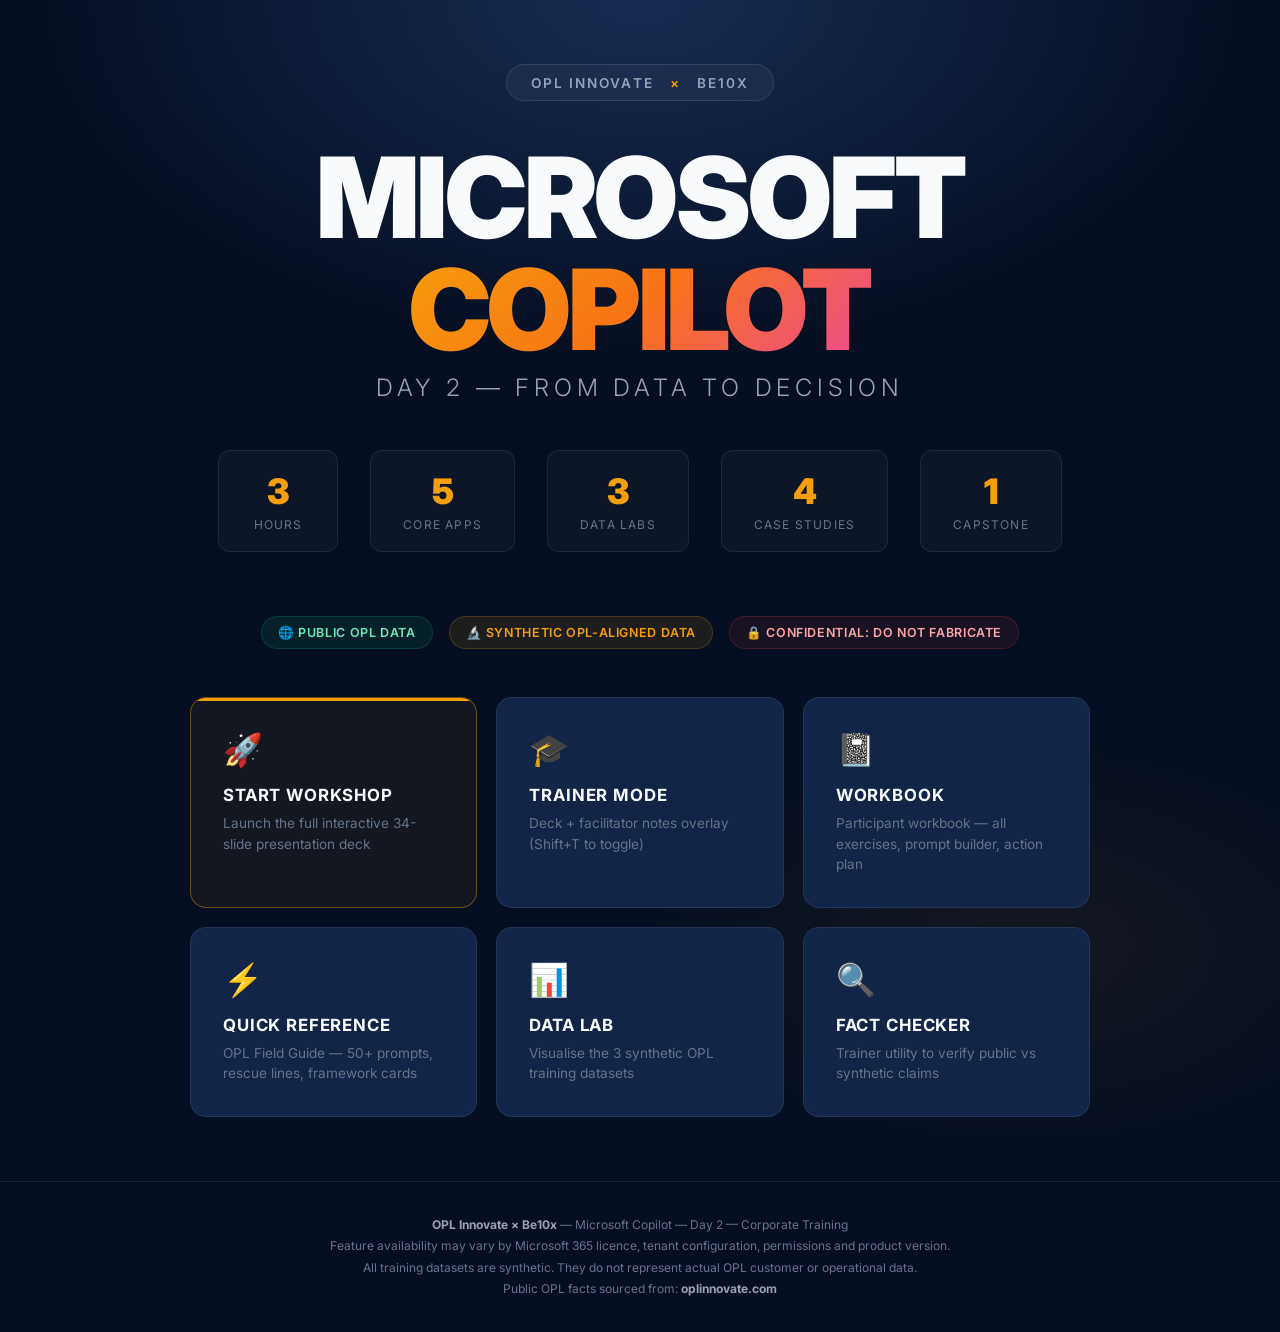
<file: index.html>
<!DOCTYPE html>
<html lang="en">
<head>
  <meta charset="UTF-8">
  <meta name="viewport" content="width=device-width, initial-scale=1.0">
  <title>OPL Innovate × Be10x | Microsoft Copilot — Day 2</title>
  <meta name="description" content="OPL Innovate Microsoft Copilot Day 2 Corporate Training — From Data to Decision. 3 Hours, 5 Core Apps, 4 Case Studies, 1 Capstone.">
  <link rel="preconnect" href="https://fonts.googleapis.com">
  <link href="https://fonts.googleapis.com/css2?family=Inter:wght@300;400;500;600;700;800;900&display=swap" rel="stylesheet">
  <style>
    :root {
      --navy: #0B1D3A;
      --navy-deep: #060F21;
      --surface: #122447;
      --amber: #F59E0B;
      --amber-dim: rgba(245,158,11,0.12);
      --text: #F8FAFC;
      --text-muted: #64748B;
      --text-secondary: #94A3B8;
      --success: #10b981;
      --border: rgba(255,255,255,0.08);
      --font: 'Inter', sans-serif;
    }
    *, *::before, *::after { box-sizing: border-box; margin: 0; padding: 0; }
    body {
      font-family: var(--font);
      background: var(--navy-deep);
      color: var(--text);
      min-height: 100vh;
      -webkit-font-smoothing: antialiased;
    }

    /* HERO SECTION */
    .hero {
      min-height: 100vh;
      display: flex;
      flex-direction: column;
      align-items: center;
      justify-content: center;
      text-align: center;
      padding: 4rem 2rem;
      position: relative;
      overflow: hidden;
    }
    .hero::before {
      content: '';
      position: absolute;
      inset: 0;
      background:
        radial-gradient(ellipse 80% 50% at 50% 0%, rgba(26,50,96,0.8) 0%, transparent 60%),
        radial-gradient(ellipse 50% 30% at 80% 80%, rgba(245,158,11,0.06) 0%, transparent 60%);
    }

    .hero-content { position: relative; z-index: 1; max-width: 900px; }
    .partner-badge {
      display: inline-flex;
      align-items: center;
      gap: 1rem;
      background: rgba(255,255,255,0.04);
      border: 1px solid rgba(255,255,255,0.1);
      padding: 0.6rem 1.5rem;
      border-radius: 100px;
      font-size: 0.85rem;
      font-weight: 600;
      letter-spacing: 0.15em;
      color: var(--text-secondary);
      text-transform: uppercase;
      margin-bottom: 2.5rem;
    }
    .partner-badge span { color: var(--amber); }

    h1 {
      font-size: clamp(3.5rem, 9vw, 7rem);
      font-weight: 900;
      line-height: 1;
      letter-spacing: -0.03em;
      margin-bottom: 0.5rem;
    }
    .grad { background: linear-gradient(135deg, var(--amber) 0%, #F97316 50%, #EC4899 100%); -webkit-background-clip: text; -webkit-text-fill-color: transparent; background-clip: text; }
    .sub {
      font-size: clamp(1rem, 2.5vw, 1.5rem);
      color: var(--text-secondary);
      font-weight: 300;
      letter-spacing: 0.2em;
      text-transform: uppercase;
      margin-bottom: 3rem;
    }

    /* STATS ROW */
    .stats {
      display: flex;
      justify-content: center;
      gap: 2rem;
      flex-wrap: wrap;
      margin-bottom: 4rem;
    }
    .stat {
      text-align: center;
      padding: 1.2rem 2rem;
      background: rgba(255,255,255,0.03);
      border: 1px solid var(--border);
      border-radius: 12px;
      min-width: 120px;
    }
    .stat-val { font-size: 2.2rem; font-weight: 900; color: var(--amber); }
    .stat-lbl { font-size: 0.75rem; color: var(--text-muted); text-transform: uppercase; letter-spacing: 0.1em; margin-top: 0.3rem; }

    /* NAVIGATION GRID */
    .nav-grid {
      display: grid;
      grid-template-columns: repeat(3, 1fr);
      gap: 1.2rem;
      max-width: 900px;
      width: 100%;
      margin: 0 auto;
    }
    @media (max-width: 700px) { .nav-grid { grid-template-columns: 1fr; } }

    .nav-card {
      display: block;
      background: var(--surface);
      border: 1px solid var(--border);
      border-radius: 16px;
      padding: 2rem;
      text-decoration: none;
      color: var(--text);
      text-align: left;
      transition: border-color 0.2s, transform 0.2s, background 0.2s;
      position: relative;
      overflow: hidden;
    }
    .nav-card::before {
      content: '';
      position: absolute;
      top: 0; left: 0; right: 0;
      height: 3px;
      background: var(--amber);
      opacity: 0;
      transition: opacity 0.2s;
    }
    .nav-card:hover { border-color: rgba(245,158,11,0.4); transform: translateY(-3px); background: rgba(18,36,71,0.9); }
    .nav-card:hover::before { opacity: 1; }

    .nav-card.primary { border-color: rgba(245,158,11,0.4); background: rgba(245,158,11,0.06); }
    .nav-card.primary::before { opacity: 1; }
    .nav-card.primary .nc-icon { color: var(--amber); }

    .nc-icon { font-size: 2rem; margin-bottom: 1rem; display: block; }
    .nc-title { font-size: 1.05rem; font-weight: 700; letter-spacing: 0.05em; text-transform: uppercase; margin-bottom: 0.5rem; }
    .nc-desc { font-size: 0.85rem; color: var(--text-muted); line-height: 1.5; }

    /* FOOTER */
    footer {
      text-align: center;
      padding: 2rem;
      border-top: 1px solid var(--border);
      color: var(--text-muted);
      font-size: 0.75rem;
      line-height: 1.8;
    }
    footer strong { color: var(--text-secondary); }

    /* DATA CLASSIFICATION INFO */
    .classify-strip {
      max-width: 900px;
      margin: 0 auto 3rem;
      display: flex;
      gap: 1rem;
      flex-wrap: wrap;
      justify-content: center;
    }
    .cs-item {
      display: flex;
      align-items: center;
      gap: 0.5rem;
      padding: 0.5rem 1rem;
      border-radius: 100px;
      font-size: 0.78rem;
      font-weight: 600;
      letter-spacing: 0.05em;
    }
    .cs-public { background: rgba(16,185,129,0.1); color: #6EE7B7; border: 1px solid rgba(16,185,129,0.2); }
    .cs-synth { background: rgba(245,158,11,0.1); color: var(--amber); border: 1px solid rgba(245,158,11,0.2); }
    .cs-conf { background: rgba(239,68,68,0.08); color: #FCA5A5; border: 1px solid rgba(239,68,68,0.2); }
  </style>
</head>
<body>
  <section class="hero">
    <div class="hero-content">
      <div class="partner-badge">OPL INNOVATE <span>×</span> Be10x</div>
      <h1>MICROSOFT<br><span class="grad">COPILOT</span></h1>
      <p class="sub">Day 2 — From Data to Decision</p>

      <div class="stats">
        <div class="stat"><div class="stat-val">3</div><div class="stat-lbl">Hours</div></div>
        <div class="stat"><div class="stat-val">5</div><div class="stat-lbl">Core Apps</div></div>
        <div class="stat"><div class="stat-val">3</div><div class="stat-lbl">Data Labs</div></div>
        <div class="stat"><div class="stat-val">4</div><div class="stat-lbl">Case Studies</div></div>
        <div class="stat"><div class="stat-val">1</div><div class="stat-lbl">Capstone</div></div>
      </div>

      <div class="classify-strip">
        <div class="cs-item cs-public">🌐 PUBLIC OPL DATA</div>
        <div class="cs-item cs-synth">🔬 SYNTHETIC OPL-ALIGNED DATA</div>
        <div class="cs-item cs-conf">🔒 CONFIDENTIAL: DO NOT FABRICATE</div>
      </div>

      <div class="nav-grid">
        <a href="deck/index.html" class="nav-card primary">
          <span class="nc-icon">🚀</span>
          <div class="nc-title">Start Workshop</div>
          <div class="nc-desc">Launch the full interactive 34-slide presentation deck</div>
        </a>
        <a href="deck/index.html?trainer=true" class="nav-card">
          <span class="nc-icon">🎓</span>
          <div class="nc-title">Trainer Mode</div>
          <div class="nc-desc">Deck + facilitator notes overlay (Shift+T to toggle)</div>
        </a>
        <a href="workbook/index.html" class="nav-card" target="_blank">
          <span class="nc-icon">📓</span>
          <div class="nc-title">Workbook</div>
          <div class="nc-desc">Participant workbook — all exercises, prompt builder, action plan</div>
        </a>
        <a href="quick-reference/index.html" class="nav-card" target="_blank">
          <span class="nc-icon">⚡</span>
          <div class="nc-title">Quick Reference</div>
          <div class="nc-desc">OPL Field Guide — 50+ prompts, rescue lines, framework cards</div>
        </a>
        <a href="charts/index.html" class="nav-card" target="_blank">
          <span class="nc-icon">📊</span>
          <div class="nc-title">Data Lab</div>
          <div class="nc-desc">Visualise the 3 synthetic OPL training datasets</div>
        </a>
        <a href="trainer/index.html" class="nav-card" target="_blank">
          <span class="nc-icon">🔍</span>
          <div class="nc-title">Fact Checker</div>
          <div class="nc-desc">Trainer utility to verify public vs synthetic claims</div>
        </a>
      </div>
    </div>
  </section>

  <footer>
    <strong>OPL Innovate × Be10x</strong> — Microsoft Copilot — Day 2 — Corporate Training<br>
    Feature availability may vary by Microsoft 365 licence, tenant configuration, permissions and product version.<br>
    All training datasets are synthetic. They do not represent actual OPL customer or operational data.<br>
    Public OPL facts sourced from: <strong>oplinnovate.com</strong>
  </footer>
</body>
</html>
</file>
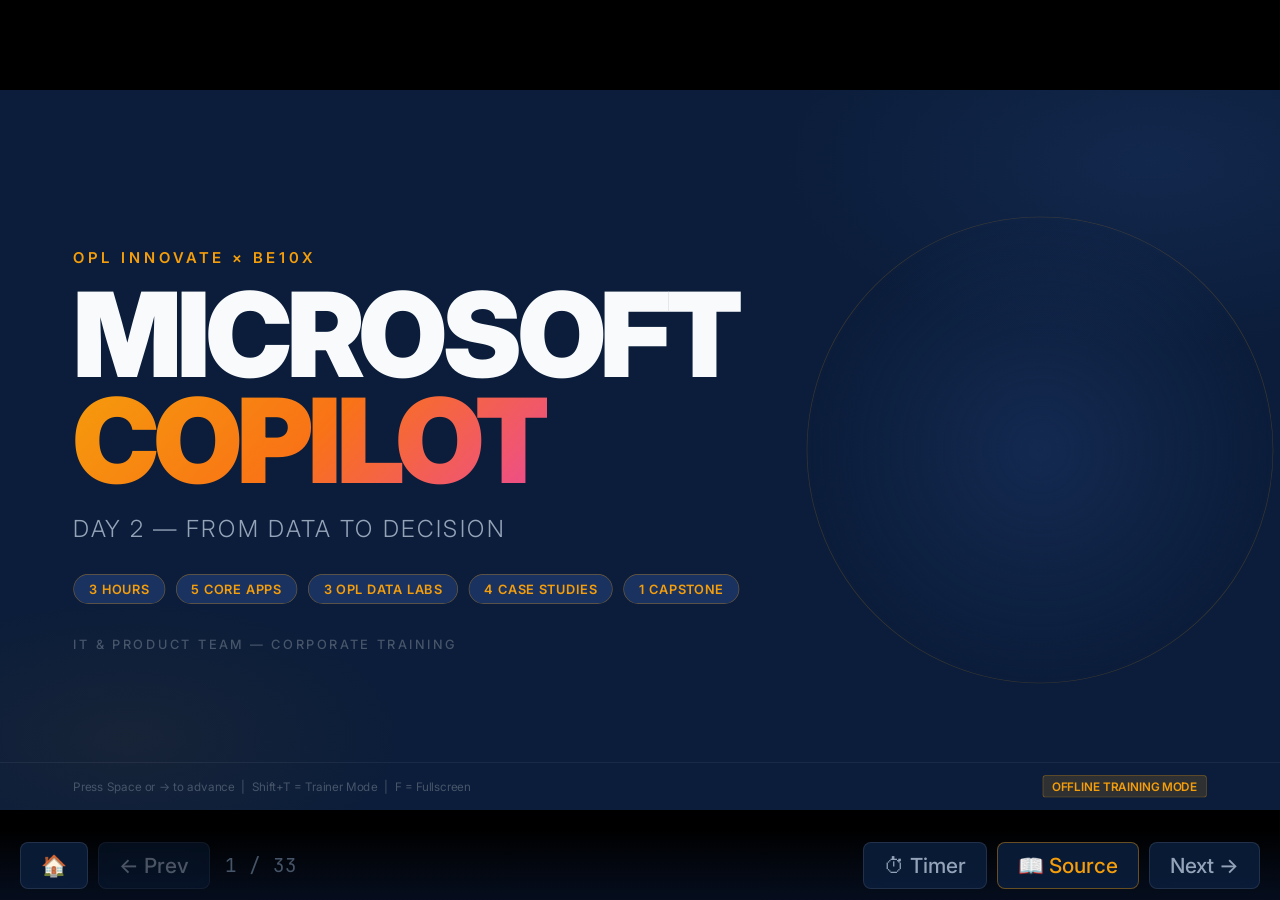
<file: deck/index.html>
<!DOCTYPE html>
<html lang="en">
<head>
    <meta charset="UTF-8">
    <meta name="viewport" content="width=device-width, initial-scale=1.0">
    <title>OPL Innovate | Microsoft Copilot — Day 2 | Be10x</title>
    <meta name="description" content="OPL Innovate Microsoft Copilot Day 2 Training: From Data to Decision — 3 Hours, 5 Core Apps, 4 Case Studies.">
    <link rel="preconnect" href="https://fonts.googleapis.com">
    <link href="https://fonts.googleapis.com/css2?family=Inter:wght@300;400;500;600;700;800;900&family=JetBrains+Mono:wght@400;600&display=swap" rel="stylesheet">
    <link rel="stylesheet" href="css/main.css">
</head>
<body>

<div id="presentation-container">

<!-- ═══════════════════════════════════════════════════ -->
<!-- OPENING SEQUENCE -->
<!-- ═══════════════════════════════════════════════════ -->

<section class="slide active" id="slide-1" data-module="Opening"
  data-trainer-objective="Welcome + Set expectations"
  data-trainer-say="Good morning! Today is all about using Copilot in the exact context of OPL's digital lending business. Every exercise uses OPL scenarios, OPL-style data, OPL products."
  data-trainer-time="0:00–0:10"
  data-trainer-watch="Ensure all participants have opened the workbook at workbook/index.html">

  <div class="hero-slide">
    <div class="hero-eyebrow">OPL INNOVATE × Be10x</div>
    <h1 class="hero-title">MICROSOFT<br><span class="grad-text">COPILOT</span></h1>
    <div class="hero-sub">DAY 2 — FROM DATA TO DECISION</div>
    <div class="hero-meta">
      <span class="meta-pill">3 HOURS</span>
      <span class="meta-pill">5 CORE APPS</span>
      <span class="meta-pill">3 OPL DATA LABS</span>
      <span class="meta-pill">4 CASE STUDIES</span>
      <span class="meta-pill">1 CAPSTONE</span>
    </div>
    <div class="hero-footer">IT &amp; PRODUCT TEAM — CORPORATE TRAINING</div>
  </div>
  <div class="slide-footer">
    <span>Press Space or → to advance &nbsp;|&nbsp; Shift+T = Trainer Mode &nbsp;|&nbsp; F = Fullscreen</span>
    <span class="badge-sim">OFFLINE TRAINING MODE</span>
  </div>
</section>

<!-- ─── OPENING QUESTION ─── -->
<section class="slide" id="slide-2" data-module="Opening"
  data-trainer-say="Ask the room: How much of your actual working day is real thinking versus moving information around?"
  data-trainer-time="2 min discussion">
  <div class="center-slide">
    <div class="eyebrow">OPENING QUESTION</div>
    <h2 class="large-question">"Where does your team spend time<br><span class="grad-text">moving information</span><br>instead of<br><span style="color:var(--amber)">making decisions?</span>"</h2>
    <div class="answer-chips" style="margin-top:3rem;">
      <span class="chip">Email</span><span class="chip">Excel</span><span class="chip">Meetings</span>
      <span class="chip">Documents</span><span class="chip">Presentations</span><span class="chip">Reports</span>
      <span class="chip">API monitoring</span><span class="chip">Credit analysis</span><span class="chip">Portfolio reviews</span>
    </div>
  </div>
</section>

<!-- ─── OPL COMPANY CONTEXT ─── -->
<section class="slide" id="slide-3" data-module="Opening"
  data-trainer-say="OPL is not a generic company. They run digital lending infrastructure. Today every example we use will be grounded in OPL's actual business context."
  data-trainer-time="5 min">
  <div class="split-slide">
    <div class="split-left">
      <div class="eyebrow">THE CLIENT CONTEXT</div>
      <h2>OPL Innovate</h2>
      <p class="body-lead">Digital Lending Infrastructure.<br>AI-Native. API-First. MSME-Focused.</p>
      <div class="kpi-row">
        <div class="kpi-card">
          <div class="kpi-num">235+</div>
          <div class="kpi-label">Partner Banks</div>
        </div>
        <div class="kpi-card">
          <div class="kpi-num">₹6L Cr+</div>
          <div class="kpi-label">Sanctioned</div>
        </div>
        <div class="kpi-card">
          <div class="kpi-num">360+</div>
          <div class="kpi-label">Employees</div>
        </div>
        <div class="kpi-card">
          <div class="kpi-num">30L+</div>
          <div class="kpi-label">MSMEs Onboarded</div>
        </div>
        <div class="kpi-card">
          <div class="kpi-num">70+</div>
          <div class="kpi-label">Products Built</div>
        </div>
      </div>
      <div class="badge-row">
        <span class="badge-public">PUBLIC OPL DATA</span>
        <span style="font-size:1.1rem;color:var(--text-muted);">As publicly stated by OPL — oplinnovate.com</span>
      </div>
    </div>
    <div class="split-right">
      <div class="biz-chain">
        <div class="chain-item active-chain">Borrower Onboarding</div>
        <div class="chain-arrow">↓</div>
        <div class="chain-item">KYC + Data Collection</div>
        <div class="chain-arrow">↓</div>
        <div class="chain-item">GST / ITR / Bank / Bureau</div>
        <div class="chain-arrow">↓</div>
        <div class="chain-item">Risk Analysis + Underwriting</div>
        <div class="chain-arrow">↓</div>
        <div class="chain-item active-chain">Loan Decision + Disbursement</div>
        <div class="chain-arrow">↓</div>
        <div class="chain-item">Servicing + Monitoring + Collections</div>
      </div>
    </div>
  </div>
</section>

<!-- ─── OPENING SCENARIO ─── -->
<section class="slide" id="slide-4" data-module="Opening"
  data-trainer-say="This is our opening scenario. A real OPL operations team doing a weekly lending review. Walk them through the 5 inputs, then ask how long this would take manually."
  data-trainer-time="5 min"
  data-trainer-rescue="If nobody answers: suggest 3–5 hours of manual gathering across tools.">
  <div class="full-slide">
    <div class="eyebrow">OPENING CASE STUDY — ILLUSTRATIVE</div>
    <h2>The OPL Weekly Lending Operations Review</h2>
    <div class="scenario-grid">
      <div class="scenario-card">
        <div class="sc-icon">📊</div>
        <div class="sc-label">Excel</div>
        <div class="sc-desc">500-row MSME portfolio metrics</div>
      </div>
      <div class="scenario-card">
        <div class="sc-icon">💬</div>
        <div class="sc-label">Teams</div>
        <div class="sc-desc">Monthly review meeting transcript</div>
      </div>
      <div class="scenario-card">
        <div class="sc-icon">📄</div>
        <div class="sc-label">Word</div>
        <div class="sc-desc">Product update brief</div>
      </div>
      <div class="scenario-card">
        <div class="sc-icon">⚙️</div>
        <div class="sc-label">OAM API</div>
        <div class="sc-desc">Integration performance data</div>
      </div>
      <div class="scenario-card">
        <div class="sc-icon">📧</div>
        <div class="sc-label">Outlook</div>
        <div class="sc-desc">Stakeholder email thread</div>
      </div>
    </div>
    <div class="vs-bar">
      <div class="vs-before"><strong>Without Copilot:</strong> 3–5 hours manual aggregation → delayed decisions</div>
      <div class="vs-arrow">→</div>
      <div class="vs-after"><strong>With Copilot:</strong> ONE BUSINESS QUESTION. MULTIPLE COPILOT TOUCHPOINTS.</div>
    </div>
  </div>
</section>

<!-- ═══════════════════════════════════════════════════ -->
<!-- MODULE 1 — MEET COPILOT (0:10–0:30) -->
<!-- ═══════════════════════════════════════════════════ -->

<section class="slide" id="slide-5" data-module="Meet Copilot"
  data-trainer-say="Module 1. 20 minutes. Our goal is to land the Copilot landscape, the OPL prompt framework, and the CRITICAL data policy."
  data-trainer-time="0:10–0:30">
  <div class="module-title-slide">
    <div class="mod-number">MODULE 01</div>
    <h1>MEET<br><span class="grad-text">COPILOT</span></h1>
    <p>Landscape · Prompt Framework · Data Policy</p>
    <div class="mod-time">20 MIN</div>
  </div>
</section>

<!-- ─── COPILOT LANDSCAPE ─── -->
<section class="slide" id="slide-6" data-module="Meet Copilot"
  data-trainer-say="Three types. Think: Think with Copilot Chat. Work with M365 Copilot. Code with GitHub Copilot."
  data-trainer-time="5 min">
  <div class="full-slide">
    <div class="eyebrow">Module 1 — The Copilot Landscape</div>
    <h2>Which Copilot?</h2>
    <div class="three-col" style="margin-top:2rem;">
      <div class="feature-card">
        <div class="fc-icon" style="background:linear-gradient(135deg,#10a37f,#2563eb);">C</div>
        <h3>Copilot Chat</h3>
        <div class="fc-tag">THINK</div>
        <p>General research, drafting, summarising. Works on public internet knowledge + your prompts.</p>
        <div class="opl-example">OPL Use: Draft a product FAQ from public documents</div>
      </div>
      <div class="feature-card highlight-card">
        <div class="fc-icon" style="background:#0078d4;">365</div>
        <h3>Microsoft 365 Copilot</h3>
        <div class="fc-tag fc-tag-blue">WORK</div>
        <p>Embedded in Word, Excel, PowerPoint, Outlook, Teams. Works with YOUR organisation's data.</p>
        <div class="opl-example">OPL Use: Analyse the MSME portfolio dataset in Excel</div>
      </div>
      <div class="feature-card">
        <div class="fc-icon" style="background:#24292e;">GH</div>
        <h3>GitHub Copilot</h3>
        <div class="fc-tag fc-tag-dark">CODE</div>
        <p>AI pair programmer. Works in VS Code, IntelliJ and more. Explains, refactors, generates tests.</p>
        <div class="opl-example">OPL Use: Explain the OAM+ Java API service code</div>
      </div>
    </div>
    <div class="disclaimer-bar">Feature availability may vary by Microsoft 365 license, tenant configuration, permissions, product version and organisation settings.</div>
  </div>
</section>

<!-- ─── WHICH COPILOT ACTIVITY ─── -->
<section class="slide" id="slide-7" data-module="Meet Copilot"
  data-trainer-say="Interactive quiz. Read each scenario. Participants shout out which Copilot. Reveal after each."
  data-trainer-time="5 min activity">
  <div class="full-slide">
    <div class="eyebrow">ACTIVITY — Which Copilot?</div>
    <h2>Match the OPL scenario to the right Copilot</h2>
    <div class="quiz-grid">
      <div class="quiz-item" onclick="this.classList.toggle('revealed')">
        <div class="quiz-q">"I need to summarise a long OPL product document."</div>
        <div class="quiz-a">✅ Word / Microsoft 365 Copilot</div>
      </div>
      <div class="quiz-item" onclick="this.classList.toggle('revealed')">
        <div class="quiz-q">"I need to analyse 500 MSME credit records."</div>
        <div class="quiz-a">✅ Excel Copilot</div>
      </div>
      <div class="quiz-item" onclick="this.classList.toggle('revealed')">
        <div class="quiz-q">"I need a management deck on OAM+ API performance."</div>
        <div class="quiz-a">✅ PowerPoint Copilot</div>
      </div>
      <div class="quiz-item" onclick="this.classList.toggle('revealed')">
        <div class="quiz-q">"I need to understand a Java API validation service."</div>
        <div class="quiz-a">✅ GitHub Copilot</div>
      </div>
      <div class="quiz-item" onclick="this.classList.toggle('revealed')">
        <div class="quiz-q">"I need to prepare a meeting follow-up from today's review."</div>
        <div class="quiz-a">✅ Teams / Outlook Copilot</div>
      </div>
      <div class="quiz-item" onclick="this.classList.toggle('revealed')">
        <div class="quiz-q">"I need to research what GST filing trends mean for MSME credit."</div>
        <div class="quiz-a">✅ Copilot Chat</div>
      </div>
    </div>
    <p style="text-align:center;color:var(--text-muted);font-size:1.2rem;margin-top:2rem;">Click each card to reveal the answer</p>
  </div>
</section>

<!-- ─── OPL PROMPT FRAMEWORK ─── -->
<section class="slide" id="slide-8" data-module="Meet Copilot"
  data-trainer-say="The framework that will make every Copilot session 10x better. Write this in your workbook. We will use it for every single activity today."
  data-trainer-time="5 min">
  <div class="full-slide">
    <div class="eyebrow">OPL PROMPT FRAMEWORK</div>
    <div class="prompt-framework">
      <div class="pf-block"><span class="pf-letter">T</span><span class="pf-word">TASK</span><span class="pf-desc">What do you want Copilot to do?</span></div>
      <div class="pf-plus">+</div>
      <div class="pf-block"><span class="pf-letter">C</span><span class="pf-word">CONTEXT</span><span class="pf-desc">Who is the audience? What is the goal?</span></div>
      <div class="pf-plus">+</div>
      <div class="pf-block"><span class="pf-letter">S</span><span class="pf-word">SOURCE</span><span class="pf-desc">Which files or data should it use?</span></div>
      <div class="pf-plus">+</div>
      <div class="pf-block"><span class="pf-letter">C</span><span class="pf-word">CONSTRAINT</span><span class="pf-desc">What limits? Only use provided data?</span></div>
      <div class="pf-plus">+</div>
      <div class="pf-block"><span class="pf-letter">O</span><span class="pf-word">OUTPUT</span><span class="pf-desc">Format, length, tone?</span></div>
      <div class="pf-plus">+</div>
      <div class="pf-block pf-block-check"><span class="pf-letter">✓</span><span class="pf-word">CHECK</span><span class="pf-desc">What must a human verify?</span></div>
    </div>
  </div>
</section>

<!-- ─── BAD vs GOOD PROMPT ─── -->
<section class="slide" id="slide-9" data-module="Meet Copilot"
  data-trainer-say="Show both prompts. Ask which they would send to a banking stakeholder."
  data-trainer-rescue="The good prompt is grounded: it specifies the role, the source, the constraints, and demands verification.">
  <div class="full-slide">
    <div class="eyebrow">PROMPT RESCUE — ACTIVITY</div>
    <h2>Which prompt would you use?</h2>
    <div class="prompt-compare">
      <div class="prompt-bad">
        <div class="pb-label">❌ WEAK PROMPT</div>
        <div class="pb-text">"Analyze this loan data."</div>
        <div class="pb-issues">
          <span class="issue-tag">No role</span>
          <span class="issue-tag">No source</span>
          <span class="issue-tag">No constraints</span>
          <span class="issue-tag">No output format</span>
          <span class="issue-tag">No verification</span>
        </div>
      </div>
      <div class="prompt-good">
        <div class="pg-label">✅ OPL-STYLE PROMPT</div>
        <div class="pg-text">"You are a lending operations analyst at a digital lending fintech.

Using ONLY the attached synthetic MSME credit portfolio data, identify:
1. Overall approval rate
2. Which sector has the highest risk concentration
3. Which region shows elevated DPD_30 counts
4. Three early warning signals

Do NOT invent values not present in the data.

Output: bullet summary + one chart recommendation + three management actions.

Flag anything that requires human verification before presenting to leadership."</div>
      </div>
    </div>
  </div>
</section>

<!-- ─── DATA POLICY ─── -->
<section class="slide" id="slide-10" data-module="Meet Copilot"
  data-trainer-say="CRITICAL slide. This is OPL-specific. We have three categories of data in this training. Make sure everyone understands what is real, what is synthetic, and what must never be fabricated."
  data-trainer-rescue="If anyone tries to pull in real OPL client data for the exercises — stop and redirect to the synthetic datasets.">
  <div class="full-slide">
    <div class="eyebrow">DATA CLASSIFICATION POLICY</div>
    <h2>Know your data</h2>
    <div class="data-policy-grid">
      <div class="dp-card dp-public">
        <div class="dp-icon">🌐</div>
        <h3>PUBLIC OPL DATA</h3>
        <p>Information from OPL's official website, public brochures and public product pages.</p>
        <div class="dp-examples">
          <div class="dp-ex">✓ 235+ partner banks</div>
          <div class="dp-ex">✓ ₹6,00,000 Cr+ sanctioned</div>
          <div class="dp-ex">✓ Product names (OAM+, BSA, MSME Risk Rank)</div>
        </div>
        <div class="badge-public" style="margin-top:1rem;">BADGE: PUBLIC</div>
      </div>
      <div class="dp-card dp-synthetic">
        <div class="dp-icon">🔬</div>
        <h3>SYNTHETIC OPL-ALIGNED DATA</h3>
        <p>AI-generated training datasets designed to resemble realistic OPL business workflows.</p>
        <div class="dp-examples">
          <div class="dp-ex">✓ OPL_MSME_CREDIT_PORTFOLIO_TRAINING.csv</div>
          <div class="dp-ex">✓ OPL_BANK_STATEMENT_ANALYZER_TRAINING.csv</div>
          <div class="dp-ex">✓ OPL_OAM_API_OPERATIONS_TRAINING.csv</div>
        </div>
        <div class="badge-synthetic" style="margin-top:1rem;">BADGE: SYNTHETIC</div>
      </div>
      <div class="dp-card dp-confidential">
        <div class="dp-icon">🔒</div>
        <h3>CLIENT CONFIDENTIAL DATA</h3>
        <p>Real internal OPL operational data. <strong>Must NOT be fabricated.</strong> Must NOT be pasted into AI tools without proper approval.</p>
        <div class="dp-examples">
          <div class="dp-ex">✗ Actual customer records</div>
          <div class="dp-ex">✗ Live portfolio figures</div>
          <div class="dp-ex">✗ Actual vendor performance metrics</div>
        </div>
        <div class="badge-confidential" style="margin-top:1rem;">DO NOT FABRICATE</div>
      </div>
    </div>
  </div>
</section>

<!-- ═══════════════════════════════════════════════════ -->
<!-- MODULE 2 — COPILOT IN DAILY APPS (0:30–1:30) -->
<!-- ═══════════════════════════════════════════════════ -->

<section class="slide" id="slide-11" data-module="Apps"
  data-trainer-say="Module 2. One hour. We go app by app — Outlook, Word, Excel (3 data labs), PowerPoint, Teams. Every exercise uses OPL context."
  data-trainer-time="0:30–1:30">
  <div class="module-title-slide">
    <div class="mod-number">MODULE 02</div>
    <h1>COPILOT<br><span class="grad-text">IN DAILY APPS</span></h1>
    <p>Outlook · Word · Excel · PowerPoint · Teams</p>
    <div class="mod-time">60 MIN</div>
  </div>
</section>

<!-- ─── OUTLOOK ─── -->
<section class="slide" id="slide-12" data-module="Outlook"
  data-trainer-objective="Teach participants to summarise, extract actions, and draft replies in Outlook Copilot — using ONLY what is stated in the thread."
  data-trainer-say="Say: Open Outlook Copilot. Paste the thread. Use each prompt on the right one at a time. Watch what Copilot invents vs what is stated. That gap IS the lesson."
  data-trainer-time="10 min"
  data-trainer-watch="CRITICAL: Copilot may invent owners/dates not in the thread. When it does — stop the class. Say: this is a hallucination. This is why we use [CONFIRM OWNER].">
  <div class="app-slide">
    <div class="app-header-row">
      <div class="app-chip outlook-chip">OUTLOOK</div>
      <h2>Q3 MSME Portfolio Review — Email Thread Exercise</h2>
    </div>
    <div class="split-slide" style="margin-top:1.5rem;">
      <div class="split-left">
        <div class="email-mock">
          <div class="em-header">
            <strong>Subject:</strong> Q3 MSME Portfolio Review — Action Required<br>
            <strong>Participants:</strong> Product · Engineering · Risk · Business · Operations
          </div>
          <div class="em-thread">
            <div class="em-msg"><span class="em-from">Risk Lead:</span> "Portfolio review is overdue. Vendor_B API showing elevated failure rate impacting underwriting TAT. Need decisions by Friday."</div>
            <div class="em-msg"><span class="em-from">Engineering Lead:</span> "We are investigating. The BSA parser also needs an update for new HDFC statement formats."</div>
            <div class="em-msg"><span class="em-from">Product Manager:</span> "We need a summary deck for leadership. Can someone confirm who owns the OAM+ fix?"</div>
            <div class="em-msg em-unresolved"><span class="em-from">Operations Lead:</span> "I will coordinate but need clarity on timeline."</div>
          </div>
        </div>
        <div class="badge-synthetic" style="margin-top:0.8rem;">SYNTHETIC OPL-ALIGNED TRAINING DATA</div>
        <div class="warning-box" style="margin-top:1rem;">
          ⚠️ If owner or date is NOT in the thread: use <code>[CONFIRM OWNER]</code> / <code>[CONFIRM DATE]</code><br><strong>DO NOT INVENT.</strong>
        </div>
      </div>
      <div class="split-right" style="overflow-y:auto; max-height:860px;">
        <h3 style="margin-bottom:1rem;">Exact Copilot Prompts — Use These Live</h3>

        <div style="display:flex;flex-direction:column;gap:1rem;">

          <div style="background:var(--surface-2);border:1px solid var(--border);border-left:3px solid var(--ms-outlook);border-radius:8px;padding:1.2rem;">
            <div style="font-size:1.1rem;font-weight:700;color:#60A5FA;letter-spacing:0.08em;margin-bottom:0.5rem;">STEP 1 — SUMMARISE</div>
            <div class="prompt-box-sm" style="font-size:1.25rem;">&quot;Summarise this email thread in exactly 5 bullet points. Include: the core problem, who is involved, what has been raised, what is unclear, and what needs a decision.&quot;</div>
          </div>

          <div style="background:var(--surface-2);border:1px solid var(--border);border-left:3px solid var(--ms-outlook);border-radius:8px;padding:1.2rem;">
            <div style="font-size:1.1rem;font-weight:700;color:#60A5FA;letter-spacing:0.08em;margin-bottom:0.5rem;">STEP 2 — DECISIONS</div>
            <div class="prompt-box-sm" style="font-size:1.25rem;">&quot;From this thread, list only the decisions that have been formally agreed. Do not include opinions or suggestions.&quot;</div>
          </div>

          <div style="background:var(--surface-2);border:1px solid var(--border);border-left:3px solid var(--ms-outlook);border-radius:8px;padding:1.2rem;">
            <div style="font-size:1.1rem;font-weight:700;color:var(--amber);letter-spacing:0.08em;margin-bottom:0.5rem;">STEP 3 — ACTION ITEMS ⚑ KEY</div>
            <div class="prompt-box-sm" style="font-size:1.25rem;">&quot;Extract all action items. For each: state the action, the owner, and the due date. If the owner is not explicitly named in the thread, write [CONFIRM OWNER]. If the date is not stated, write [CONFIRM DATE]. DO NOT INVENT.&quot;</div>
          </div>

          <div style="background:var(--surface-2);border:1px solid var(--border);border-left:3px solid var(--ms-outlook);border-radius:8px;padding:1.2rem;">
            <div style="font-size:1.1rem;font-weight:700;color:#60A5FA;letter-spacing:0.08em;margin-bottom:0.5rem;">STEP 4 — OPEN QUESTIONS</div>
            <div class="prompt-box-sm" style="font-size:1.25rem;">&quot;List all unresolved questions or issues from this thread that need a clear answer before the team can proceed.&quot;</div>
          </div>

          <div style="background:var(--surface-2);border:1px solid rgba(245,158,11,0.5);border-left:3px solid var(--amber);border-radius:8px;padding:1.2rem;">
            <div style="font-size:1.1rem;font-weight:700;color:var(--amber);letter-spacing:0.08em;margin-bottom:0.5rem;">STEP 5 — DRAFT REPLY ⚑ VERIFY BEFORE SENDING</div>
            <div class="prompt-box-sm" style="font-size:1.25rem;">&quot;Draft a professional reply to the Product Manager acknowledging the open items, confirming what I will do, and flagging what needs to be decided before Friday. Tone: collaborative, senior. I will review before sending.&quot;</div>
          </div>

        </div>
      </div>
    </div>
  </div>
</section>

<!-- ─── WORD ─── -->
<section class="slide" id="slide-13" data-module="Word"
  data-trainer-say="Word exercise. Participants open the rough MSME Portfolio notes from the data pack and ask Copilot to transform it into an executive brief."
  data-trainer-time="10 min">
  <div class="app-slide">
    <div class="app-header-row">
      <div class="app-chip word-chip">WORD</div>
      <h2>From Rough Notes to Executive Business Brief</h2>
    </div>
    <div class="split-slide" style="margin-top:2rem;">
      <div class="split-left">
        <div class="rough-notes">
          <div class="rn-label">📝 Rough Notes Input</div>
          <p>"MSME portfolio review notes. Portfolio grew 15% but retail sector showing issues. East region DPD up. BSA parser needs update. Vendor API slow. Leadership wants a deck. No timeline agreed."</p>
        </div>
        <div class="prompt-box-sm" style="margin-top:1.5rem;">"Transform these rough notes into a professional executive business brief. Include sections: Executive Summary, Portfolio Status, Key Risk Signals, Operational Issues, Recommendations, Next Steps. Tone: senior banking stakeholder."</div>
      </div>
      <div class="split-right">
        <div class="word-output">
          <div class="wo-header">📄 OPL MSME Portfolio Monitoring Review</div>
          <div class="wo-section"><strong>Executive Summary</strong><br>The MSME lending portfolio grew 15% quarter-over-quarter. However, elevated DPD signals in the East region and Retail sector require immediate attention.</div>
          <div class="wo-section"><strong>Key Risk Signals</strong><br>• Retail sector DPD_30 elevated<br>• Vendor_B API causing TAT delays<br>• BSA parser compatibility gap (HDFC format)</div>
          <div class="wo-section"><strong>Recommendations</strong><br>• Tighten underwriting for Retail/East (via BRE)<br>• Escalate Vendor_B integration to Engineering<br>• Prioritise BSA parser update</div>
        </div>
        <div class="badge-illustrative" style="margin-top:1rem;">ILLUSTRATIVE CASE STUDY</div>
        <div class="prompt-box-sm" style="margin-top:1rem;">"Now rewrite this for a senior banking stakeholder."<br>"Reduce this to one page."</div>
      </div>
    </div>
  </div>
</section>

<!-- ─── EXCEL INTRO ─── -->
<section class="slide" id="slide-14" data-module="Excel"
  data-trainer-say="Excel is the core data lab. We have 3 datasets — MSME Portfolio, Bank Statement Analyzer, OAM+ API Operations. Each has specific exercises."
  data-trainer-time="2 min transition">
  <div class="center-slide">
    <div class="app-chip excel-chip" style="margin:0 auto 2rem;">EXCEL — 3 DATA LABS</div>
    <h2>OPL Data Lab</h2>
    <div class="three-col" style="margin-top:3rem;">
      <div class="data-lab-card">
        <div class="dlc-num">LAB 1</div>
        <h3>MSME Credit Portfolio</h3>
        <p>500 synthetic applications · Approval · Risk · DPD · Regional · Sector analysis</p>
        <div style="display:flex;gap:0.8rem;flex-wrap:wrap;margin-top:auto;">
          <div class="badge-synthetic">SYNTHETIC</div>
          <a href="../datasets/OPL_MSME_CREDIT_PORTFOLIO_TRAINING.csv" target="_blank" style="background:rgba(33,115,70,0.2);color:#6EE7B7;border:1px solid rgba(33,115,70,0.4);padding:0.3rem 0.8rem;border-radius:4px;font-size:1.1rem;font-weight:700;text-decoration:none;cursor:pointer;">📂 Open CSV</a>
        </div>
      </div>
      <div class="data-lab-card">
        <div class="dlc-num">LAB 2</div>
        <h3>Bank Statement Analyzer</h3>
        <p>1,000 synthetic transactions · Cash flow · Anomaly detection · Fraud signals</p>
        <div style="display:flex;gap:0.8rem;flex-wrap:wrap;margin-top:auto;">
          <div class="badge-synthetic">SYNTHETIC</div>
          <a href="../datasets/OPL_BANK_STATEMENT_ANALYZER_TRAINING.csv" target="_blank" style="background:rgba(33,115,70,0.2);color:#6EE7B7;border:1px solid rgba(33,115,70,0.4);padding:0.3rem 0.8rem;border-radius:4px;font-size:1.1rem;font-weight:700;text-decoration:none;cursor:pointer;">📂 Open CSV</a>
        </div>
      </div>
      <div class="data-lab-card">
        <div class="dlc-num">LAB 3</div>
        <h3>OAM+ API Operations</h3>
        <p>500 synthetic API logs · Latency · Failure rate · Vendor reliability · Bottlenecks</p>
        <div style="display:flex;gap:0.8rem;flex-wrap:wrap;margin-top:auto;">
          <div class="badge-synthetic">SYNTHETIC</div>
          <a href="../datasets/OPL_OAM_API_OPERATIONS_TRAINING.csv" target="_blank" style="background:rgba(33,115,70,0.2);color:#6EE7B7;border:1px solid rgba(33,115,70,0.4);padding:0.3rem 0.8rem;border-radius:4px;font-size:1.1rem;font-weight:700;text-decoration:none;cursor:pointer;">📂 Open CSV</a>
        </div>
      </div>
    </div>
    <div style="display:flex;gap:1.5rem;justify-content:center;margin-top:2rem;flex-wrap:wrap;">
      <a href="../charts/index.html" target="_blank" style="background:rgba(245,158,11,0.15);color:var(--amber);border:1px solid rgba(245,158,11,0.4);padding:0.8rem 2rem;border-radius:8px;font-size:1.4rem;font-weight:700;text-decoration:none;">📊 Open Data Analytics Lab</a>
      <a href="../workbook/index.html" target="_blank" style="background:rgba(255,255,255,0.05);color:var(--text-secondary);border:1px solid var(--border);padding:0.8rem 2rem;border-radius:8px;font-size:1.4rem;font-weight:700;text-decoration:none;">📓 Open Participant Workbook</a>
    </div>
  </div>
</section>

<!-- ─── EXCEL LAB 1 ─── -->
<section class="slide" id="slide-15" data-module="Excel"
  data-trainer-say="Open OPL_MSME_CREDIT_PORTFOLIO_TRAINING.csv in Excel. Format as a table. Ask Copilot each question one at a time and validate the answer."
  data-trainer-time="15 min"
  data-trainer-watch="Do not let participants accept Copilot's answer without checking it against the actual data. Ask: what evidence supports this?">
  <div class="app-slide">
    <div class="app-header-row">
      <div class="app-chip excel-chip">LAB 1</div>
      <h2>MSME Credit Portfolio Analysis</h2>
      <div style="margin-left:auto; display:flex; gap:10px;">
        <a href="../charts/index.html" target="_blank" style="background:rgba(245,158,11,0.15);color:var(--amber);border:1px solid rgba(245,158,11,0.4);padding:0.5rem 1.2rem;border-radius:6px;font-size:1.2rem;font-weight:700;text-decoration:none;">📊 Open Interactive Charts</a>
        <a href="../datasets/OPL_MSME_CREDIT_PORTFOLIO_TRAINING.csv" target="_blank" style="background:rgba(33,115,70,0.15);color:#6EE7B7;border:1px solid rgba(33,115,70,0.4);padding:0.5rem 1.2rem;border-radius:6px;font-size:1.2rem;font-weight:700;text-decoration:none;">📂 OPL_MSME_CREDIT_PORTFOLIO_TRAINING.csv</a>
      </div>
    </div>
    <div class="split-slide" style="margin-top:1rem;">
      <div class="split-left">
        <div class="exercise-list">
          <div class="ex-item"><span class="ex-num">01</span>"What is the overall approval rate?"</div>
          <div class="ex-item"><span class="ex-num">02</span>"Which sector has the highest loan demand?"</div>
          <div class="ex-item"><span class="ex-num">03</span>"Which region has the highest average approved loan?"</div>
          <div class="ex-item"><span class="ex-num">04</span>"Which sector has the highest risk concentration?"</div>
          <div class="ex-item"><span class="ex-num">05</span>"What is the average processing TAT?"</div>
          <div class="ex-item"><span class="ex-num">06</span>"Which applications show early warning signals?"</div>
          <div class="ex-item"><span class="ex-num">07</span>"What is the relationship between cash flow and approval?"</div>
          <div class="ex-item"><span class="ex-num">08</span>"Which segments show elevated DPD_30?"</div>
          <div class="ex-item"><span class="ex-num">09</span>"Create a chart: monthly application trend"</div>
          <div class="ex-item ex-item-key"><span class="ex-num">10</span>"Create a chart: approval rate by sector"</div>
          <div class="ex-item ex-item-key"><span class="ex-num">11</span>"Summarise the portfolio for a senior executive"</div>
        </div>
      </div>
      <div class="split-right">
        <div class="verify-card">
          <h3>⚑ ALWAYS VERIFY</h3>
          <p>After Copilot responds, ask:</p>
          <div class="verify-prompt">"What evidence in the dataset supports this conclusion? Show me the specific rows or calculations."</div>
          <div style="margin-top:1.5rem; color:var(--text-muted); font-size:1.4rem;">This teaches: AI + Data + Human Verification</div>
        </div>
        <div class="mini-chart" style="margin-top:1.5rem;">
          <div class="mc-label">Approval Rate by Sector (Simulated)</div>
          <div class="bar-row"><span>Manufacturing</span><div class="bar-fill" style="width:82%;">82%</div></div>
          <div class="bar-row"><span>Retail</span><div class="bar-fill" style="width:61%;background:var(--amber);">61%</div></div>
          <div class="bar-row"><span>Services</span><div class="bar-fill" style="width:88%;">88%</div></div>
          <div class="bar-row"><span>Technology</span><div class="bar-fill" style="width:87%;">87%</div></div>
          <div class="bar-row"><span>Agriculture</span><div class="bar-fill" style="width:65%;background:var(--amber);">65%</div></div>
          <div class="badge-synthetic" style="margin-top:1rem;">Source: Synthetic training data only</div>
        </div>
      </div>
    </div>
  </div>
</section>

<!-- ─── EXCEL LAB 2 ─── -->
<section class="slide" id="slide-16" data-module="Excel"
  data-trainer-say="BSA lab. OPL's Bank Statement Analyzer is one of their core products. This synthetic dataset simulates what BSA sees — inflows, outflows, EMI patterns, anomalies."
  data-trainer-time="10 min">
  <div class="app-slide">
    <div class="app-header-row">
      <div class="app-chip excel-chip">LAB 2</div>
      <h2>Bank Statement Analyzer (BSA) Intelligence</h2>
      <div style="margin-left:auto; display:flex; gap:10px; align-items:center;">
        <a href="../charts/index.html" target="_blank" style="background:rgba(245,158,11,0.15);color:var(--amber);border:1px solid rgba(245,158,11,0.4);padding:0.5rem 1.2rem;border-radius:6px;font-size:1.2rem;font-weight:700;text-decoration:none;">📊 Open Interactive Charts</a>
        <div class="badge-synthetic">SYNTHETIC OPL-ALIGNED DATA</div>
      </div>
    </div>
    <div class="split-slide" style="margin-top:1rem;">
      <div class="split-left">
        <p class="body-lead">Open &nbsp;<a href="../datasets/OPL_BANK_STATEMENT_ANALYZER_TRAINING.csv" target="_blank" style="font-family:var(--font-mono);font-size:1.6rem;color:var(--amber);background:rgba(245,158,11,0.1);padding:0.3rem 0.8rem;border-radius:4px;border:1px solid rgba(245,158,11,0.3);text-decoration:none;font-weight:600;">📂 OPL_BANK_STATEMENT_ANALYZER_TRAINING.csv</a></p>
        <div class="exercise-list">
          <div class="ex-item"><span class="ex-num">01</span>"What is the average monthly cash inflow?"</div>
          <div class="ex-item"><span class="ex-num">02</span>"Which months show outflow exceeding inflow?"</div>
          <div class="ex-item"><span class="ex-num">03</span>"How many transactions are flagged as Anomaly?"</div>
          <div class="ex-item"><span class="ex-num">04</span>"What category dominates anomaly transactions?"</div>
          <div class="ex-item"><span class="ex-num">05</span>"Are there any Round_Trip or Bounce flags?"</div>
          <div class="ex-item"><span class="ex-num">06</span>"Show a chart of transaction category by total value"</div>
          <div class="ex-item ex-item-key"><span class="ex-num">07</span>"Create a monthly cash-flow trend chart"</div>
          <div class="ex-item ex-item-key"><span class="ex-num">08</span>"What does this cash-flow behaviour suggest about the borrower's business health?"</div>
        </div>
      </div>
      <div class="split-right">
        <div class="opl-product-callout">
          <h3>About OPL's BSA</h3>
          <p>OPL publicly describes its Bank Statement Analyzer as supporting:</p>
          <ul>
            <li>Cash-flow based lending</li>
            <li>Business revenue verification</li>
            <li>EMI obligation analysis</li>
            <li>Anomaly and fraud signal detection</li>
            <li>Alternative credit assessment</li>
          </ul>
          <div class="badge-public" style="margin-top:1rem;">PUBLIC OPL DESCRIPTION</div>
        </div>
        <div class="warning-box" style="margin-top:1.5rem;">
          ⚠️ Ask: "What evidence supports this financial health conclusion?"<br>
          Do NOT accept narrative without numbers.
        </div>
      </div>
    </div>
  </div>
</section>

<!-- ─── EXCEL LAB 3 ─── -->
<section class="slide" id="slide-17" data-module="Excel"
  data-trainer-say="OAM+ lab. This is more technical — targeted at the IT and Engineering participants. Walk through the API latency and failure rate analysis."
  data-trainer-time="10 min">
  <div class="app-slide">
    <div class="app-header-row">
      <div class="app-chip excel-chip">LAB 3</div>
      <h2>OAM+ API Operations Intelligence</h2>
      <div style="margin-left:auto; display:flex; gap:10px; align-items:center;">
        <a href="../charts/index.html" target="_blank" style="background:rgba(245,158,11,0.15);color:var(--amber);border:1px solid rgba(245,158,11,0.4);padding:0.5rem 1.2rem;border-radius:6px;font-size:1.2rem;font-weight:700;text-decoration:none;">📊 Open Interactive Charts</a>
        <div class="badge-synthetic">SYNTHETIC OPL-ALIGNED DATA</div>
      </div>
    </div>
    <div class="split-slide" style="margin-top:1rem;">
      <div class="split-left">
        <p class="body-lead">Open &nbsp;<a href="../datasets/OPL_OAM_API_OPERATIONS_TRAINING.csv" target="_blank" style="font-family:var(--font-mono);font-size:1.6rem;color:var(--amber);background:rgba(245,158,11,0.1);padding:0.3rem 0.8rem;border-radius:4px;border:1px solid rgba(245,158,11,0.3);text-decoration:none;font-weight:600;">📂 OPL_OAM_API_OPERATIONS_TRAINING.csv</a></p>
        <div class="exercise-list">
          <div class="ex-item"><span class="ex-num">01</span>"Which API endpoint has the highest average latency?"</div>
          <div class="ex-item"><span class="ex-num">02</span>"Which vendor has the highest failure rate?"</div>
          <div class="ex-item"><span class="ex-num">03</span>"What percentage of requests required retries?"</div>
          <div class="ex-item"><span class="ex-num">04</span>"Which service has the most 5xx errors?"</div>
          <div class="ex-item"><span class="ex-num">05</span>"Which time period shows highest API traffic?"</div>
          <div class="ex-item"><span class="ex-num">06</span>"Create a latency distribution chart by vendor"</div>
          <div class="ex-item"><span class="ex-num">07</span>"Create a vendor reliability chart"</div>
          <div class="ex-item ex-item-key"><span class="ex-num">08</span>"Recommend three engineering actions based ONLY on this dataset."</div>
        </div>
      </div>
      <div class="split-right">
        <div class="opl-product-callout">
          <h3>About OPL's OAM+</h3>
          <p>OPL publicly describes OAM+ as supporting:</p>
          <ul>
            <li>One-stop API integration management</li>
            <li>Multi-vendor data source connectivity</li>
            <li>GST · Bureau · KYC · Bank · Document APIs</li>
            <li>Microservices architecture</li>
            <li>API monitoring + sandbox</li>
          </ul>
          <div class="badge-public" style="margin-top:1rem;">PUBLIC OPL DESCRIPTION</div>
        </div>
        <div class="mini-chart" style="margin-top:1.5rem;">
          <div class="mc-label">Avg API Latency by Vendor (Simulated)</div>
          <div class="bar-row"><span>Vendor_A</span><div class="bar-fill" style="width:12%;">120ms</div></div>
          <div class="bar-row"><span>Vendor_B</span><div class="bar-fill" style="width:85%;background:var(--danger);">850ms</div></div>
          <div class="bar-row"><span>Vendor_C</span><div class="bar-fill" style="width:20%;">200ms</div></div>
          <div class="bar-row"><span>Vendor_D</span><div class="bar-fill" style="width:15%;">150ms</div></div>
        </div>
      </div>
    </div>
  </div>
</section>

<!-- ─── POWERPOINT ─── -->
<section class="slide" id="slide-18" data-module="PowerPoint"
  data-trainer-say="Three PowerPoint generation scenarios. Participants pick one. Walk through the OAM+ deck generation as the live demo."
  data-trainer-time="10 min">
  <div class="app-slide">
    <div class="app-header-row">
      <div class="app-chip ppt-chip">POWERPOINT</div>
      <h2>Generate Executive Decks from OPL Documents</h2>
    </div>
    <div class="three-col" style="margin-top:2rem;">
      <div class="ppt-scenario">
        <div class="ppt-num">PPT 1</div>
        <h3>"OPL Digital Lending Infrastructure at a Glance"</h3>
        <p><strong>Input:</strong> company_profile.md + company_metrics.md</p>
        <p><strong>Output:</strong> 8-slide executive overview</p>
        <div class="ppt-prompt">"Create an 8-slide executive presentation from these OPL public materials. Label all metrics as 'Publicly stated by OPL'."</div>
      </div>
      <div class="ppt-scenario ppt-highlight">
        <div class="ppt-num">PPT 2</div>
        <h3>"OAM+ Simplifying Digital Lending Integration"</h3>
        <p><strong>Input:</strong> oam_plus.md + OAM API data</p>
        <p><strong>Output:</strong> 10-slide architecture + analysis deck</p>
        <div class="ppt-prompt">"Create a 10-slide presentation covering OAM+ integration concept, API architecture, and a synthetic operations analysis. Include charts for latency and reliability."</div>
      </div>
      <div class="ppt-scenario">
        <div class="ppt-num">PPT 3</div>
        <h3>"AI-Native Lending — From Data to Decision"</h3>
        <p><strong>Input:</strong> omr_fit_rank.md + bsa.md + portfolio data</p>
        <p><strong>Output:</strong> 12-slide AI lending narrative</p>
        <div class="ppt-prompt">"Create a 12-slide presentation on AI-native lending using OPL's publicly described capabilities and the attached synthetic data analysis."</div>
      </div>
    </div>
    <div class="disclaimer-bar">Feature availability may vary by licence. Speaker notes should always be reviewed by a human before presenting to leadership.</div>
  </div>
</section>

<!-- ─── TEAMS ─── -->
<section class="slide" id="slide-19" data-module="Teams"
  data-trainer-say="Teams meeting transcript exercise. Open the synthetic meeting file. Ask Copilot to extract decisions, actions, open questions."
  data-trainer-time="10 min"
  data-trainer-rescue="Deliberately some owners and dates are missing in the transcript. If Copilot invents them — this is the hallucination detection teaching moment.">
  <div class="app-slide">
    <div class="app-header-row">
      <div class="app-chip teams-chip">TEAMS</div>
      <h2>Monthly MSME Portfolio Review Meeting</h2>
      <a href="../company-data/teams/OPL_MSME_PORTFOLIO_REVIEW_MEETING.txt" target="_blank" style="margin-left:auto;background:rgba(80,89,201,0.15);color:#A5B4FC;border:1px solid rgba(80,89,201,0.4);padding:0.5rem 1.2rem;border-radius:6px;font-size:1.2rem;font-weight:700;text-decoration:none;">📄 OPL_MSME_PORTFOLIO_REVIEW_MEETING.txt</a>
    </div>
    <div class="split-slide" style="margin-top:1.5rem;">
      <div class="split-left">
        <div class="meeting-transcript">
          <div class="mt-label" style="display:flex;align-items:center;gap:1rem;">
            <span>📋 OPL_MSME_PORTFOLIO_REVIEW_MEETING.txt</span>
            <span class="badge-synthetic" style="margin-left:auto;font-size:1rem;">SYNTHETIC TRANSCRIPT</span>
          </div>
          <div class="mt-line"><span class="mt-name">Product Manager:</span> "MSME portfolio grew 15% QoQ. We need to act on the Retail DPD signal."</div>
          <div class="mt-line"><span class="mt-name">Risk Lead:</span> "I recommend tightening underwriting for Retail in East region. High DPD_30 concentration."</div>
          <div class="mt-line"><span class="mt-name">Engineering Lead:</span> "The BSA parser needs an update — new HDFC format. Timeline not confirmed yet."</div>
          <div class="mt-line"><span class="mt-name">Operations Lead:</span> "I'll coordinate with partner banks but need someone to own the Vendor_B API fix."</div>
          <div class="mt-line mt-unresolved"><span class="mt-name">Business Lead:</span> "Who is the owner for the OAM+ vendor escalation? No date agreed yet."</div>
        </div>
      </div>
      <div class="split-right">
        <h3>Copilot Task</h3>
        <div class="prompt-box-sm">"From this meeting transcript, extract:
1. DECISIONS made
2. ACTION ITEMS (owner + due date)
3. OPEN QUESTIONS
4. Where owner is unknown → use [CONFIRM OWNER]
5. Where date is unknown → use [CONFIRM DATE]
DO NOT invent information."</div>
        <div class="hallucination-alert" style="margin-top:1.5rem;">
          <h4>🚨 SPOT THE HALLUCINATION</h4>
          <p>If Copilot assigns an owner that is not stated in the transcript — that is a hallucination. A real team would send incorrect action items.</p>
        </div>
      </div>
    </div>
  </div>
</section>

<!-- ═══════════════════════════════════════════════════ -->
<!-- BREAK -->
<!-- ═══════════════════════════════════════════════════ -->

<section class="slide" id="slide-20" data-module="Break">
  <div class="center-slide">
    <h1 style="font-size:8rem;">☕</h1>
    <h2>BREAK — 10 MINUTES</h2>
    <p>1:30 — 1:40</p>
    <p style="margin-top:2rem; color:var(--text-muted);">Review your workbook notes. What was your strongest prompt so far?</p>
  </div>
</section>

<!-- ═══════════════════════════════════════════════════ -->
<!-- ADVANCED MODULE 3 — CROSS-APP & TECH POWER USE (1:30–2:30) -->
<!-- ═══════════════════════════════════════════════════ -->

<section class="slide" id="slide-21" data-module="Advanced"
  data-trainer-say="Module 3. The WOW module. We chain everything together and demonstrate the real power of Copilot across multiple applications, introduce Copilot Pages, custom Agents, and dive deep into GitHub Copilot."
  data-trainer-time="1:30–3:00">
  <div class="module-title-slide">
    <div class="mod-number">ADVANCED MODULE 3</div>
    <h1>CROSS-APP &<br><span class="grad-text">TECHNICAL POWER USE</span></h1>
    <p>Cross-app workflows · Copilot Pages · Advanced Grounding · Agents & Copilot Studio · GitHub Copilot</p>
    <div class="mod-time">90 MIN</div>
  </div>
</section>

<!-- ─── CROSS-APP WORKFLOW ─── -->
<section class="slide" id="slide-22" data-module="Advanced"
  data-trainer-say="This is the WOW moment. One business question — the monthly review — flows through 5 apps and produces an executive decision pack."
  data-trainer-time="10 min demo">
  <div class="full-slide">
    <div class="eyebrow">THE CROSS-APP OPL WORKFLOW</div>
    <h2>Turn a Teams meeting into an email, a Word brief, and a deck</h2>
    <div class="workflow-chain">
      <div class="wf-node">
        <div class="wf-icon teams-bg">T</div>
        <div class="wf-label">Teams</div>
        <div class="wf-action">Extract decisions from meeting</div>
      </div>
      <div class="wf-arrow">→</div>
      <div class="wf-node">
        <div class="wf-icon excel-bg">X</div>
        <div class="wf-label">Excel</div>
        <div class="wf-action">Analyse portfolio data</div>
      </div>
      <div class="wf-arrow">→</div>
      <div class="wf-node">
        <div class="wf-icon word-bg">W</div>
        <div class="wf-label">Word</div>
        <div class="wf-action">Create management brief</div>
      </div>
      <div class="wf-arrow">→</div>
      <div class="wf-node">
        <div class="wf-icon ppt-bg">P</div>
        <div class="wf-label">PowerPoint</div>
        <div class="wf-action">Generate executive deck</div>
      </div>
      <div class="wf-arrow">→</div>
      <div class="wf-node">
        <div class="wf-icon outlook-bg">O</div>
        <div class="wf-label">Outlook</div>
        <div class="wf-action">Draft stakeholder email</div>
      </div>
    </div>
    <div class="result-banner">
      <span class="rb-icon">✓</span>
      <span class="rb-text">RESULT: EXECUTIVE DECISION PACK</span>
      <span class="rb-sub">Chain apps together to dramatically reduce manual aggregation.</span>
    </div>
  </div>
</section>

<!-- ─── COPILOT PAGES / NOTEBOOKS ─── -->
<section class="slide" id="slide-23" data-module="Advanced"
  data-trainer-say="Introduce Copilot Pages. It's a multiplayer AI canvas where the team can iterate on content generated by Copilot together."
  data-trainer-time="5 min">
  <div class="full-slide">
    <div class="eyebrow">NEW: COPILOT PAGES / NOTEBOOKS</div>
    <h2>A collaborative, AI-assisted canvas for iterating on content</h2>
    <div class="split-slide" style="margin-top:2rem;">
      <div class="split-left">
        <div class="prompt-box-sm" style="font-size:1.3rem;">
          "Copilot Pages turns AI-generated content into a durable, editable surface that you can share with your team. It's multiplayer AI."
        </div>
        <ul style="margin-top:2rem; font-size:1.4rem; line-height:1.8; color:var(--text-secondary);">
          <li><strong>Extract:</strong> Pull data from chats, emails, and docs into a Page.</li>
          <li><strong>Iterate:</strong> Edit alongside your team and Copilot in real-time.</li>
          <li><strong>Share:</strong> Generate a link and embed the Page in Teams channels.</li>
          <li><strong>Persist:</strong> The content lives on beyond a single chat session.</li>
        </ul>
      </div>
      <div class="split-right">
        <div class="opl-example-box" style="background:rgba(16,163,127,0.1); border-color:#10a37f;">
          <h3 style="color:#10a37f;">OPL Use Case: Policy Brainstorming</h3>
          <p>The Risk and Product teams use a Copilot Page to draft the new <strong>Vendor API Failure Policy</strong>. They pull in historical API logs and Teams chats, then collaboratively refine the fallback procedures before publishing.</p>
          <div class="badge-synthetic" style="margin-top:1rem;">MULTIPLAYER AI COLLABORATION</div>
        </div>
      </div>
    </div>
  </div>
</section>

<!-- ─── ADVANCED GROUNDING ─── -->
<section class="slide" id="slide-24" data-module="Advanced"
  data-trainer-say="The most important slide for accuracy. Grounding. Referencing specific files, people, and data is how we get accurate output."
  data-trainer-time="8 min">
  <div class="full-slide">
    <div class="eyebrow">ADVANCED PROMPTING & GROUNDING</div>
    <h2>Reference specific files, people, and data for accurate output</h2>
    <div class="grounding-demo">
      <div class="gd-step gd-step-1">
        <div class="gd-num">1</div>
        <h3>GROUND THE PROMPT</h3>
        <div class="prompt-box-sm">"Using ONLY the supplied OPL public company profile and the attached synthetic portfolio dataset, prepare a management summary. Mention @Sarah for the risk metrics. Do NOT invent OPL statistics."</div>
      </div>
      <div class="gd-step gd-step-2">
        <div class="gd-num">2</div>
        <h3>VERIFY THE OUTPUT</h3>
        <div class="prompt-box-sm">"List every conclusion in your summary that is NOT directly supported by the data I provided. Flag them clearly."</div>
      </div>
      <div class="gd-step gd-step-3">
        <div class="gd-num">3</div>
        <h3>HUMAN DECISION</h3>
        <div class="human-decides">The analyst reviews flagged items. Removes or marks as unverified. Presents the clean output to leadership.</div>
      </div>
    </div>
  </div>
</section>

<!-- ─── AGENTS & EXTENSIBILITY ─── -->
<section class="slide" id="slide-25" data-module="Advanced"
  data-trainer-say="Explain Copilot Studio and Custom Agents in depth. Show how Declarative Agents map to OPL's actual data needs."
  data-trainer-time="5 min">
  <div class="full-slide">
    <div class="eyebrow">AGENTS & EXTENSIBILITY (DEEP DIVE)</div>
    <h2>Building custom intelligence with Copilot Studio</h2>
    <div class="three-col" style="margin-top:2rem;">
      <div class="feature-card highlight-card">
        <div class="fc-icon" style="background:#8b5cf6;">A</div>
        <h3>Declarative Agents</h3>
        <p>Custom tailored versions of Copilot with specific instructions, knowledge bases, and skills. Can be grounded on SharePoint sites, specific files, or Graph API.</p>
        <div class="opl-example">OPL Use: "OAM+ API Support Agent" grounded exclusively on OPL's API swagger docs and historical incident tickets.</div>
      </div>
      <div class="feature-card">
        <div class="fc-icon" style="background:#0ea5e9;">CS</div>
        <h3>Copilot Studio Canvas</h3>
        <p>The low-code platform to build conversational logic, manage authentication, and deploy custom agents across Teams, Web, and M365.</p>
        <div class="opl-example">OPL Use: Building an agent that allows Relationship Managers to query MSME portfolio status in natural language.</div>
      </div>
      <div class="feature-card">
        <div class="fc-icon" style="background:#f59e0b;">API</div>
        <h3>Plugins & Actions</h3>
        <p>Enable Agents to take action by connecting to internal systems via OpenAPI specs (REST APIs) or Power Automate flows.</p>
        <div class="opl-example">OPL Use: Copilot fetches real-time API latency via a custom OAM+ plugin and can trigger a JIRA ticket creation.</div>
      </div>
    </div>
    <div class="disclaimer-bar">Extensibility requires appropriate administrative permissions and security reviews within the M365 tenant.</div>
  </div>
</section>

<!-- ─── GITHUB COPILOT ADVANCED ─── -->
<section class="slide" id="slide-26" data-module="Advanced"
  data-trainer-say="Deep dive into GitHub Copilot for engineering. This is beyond basic code completion. Show advanced context gathering and chat."
  data-trainer-time="5 min"
  data-trainer-rescue="Emphasize how it understands the entire workspace, not just the active file.">
  <div class="app-slide">
    <div class="app-header-row">
      <div class="app-chip github-chip">FOR ENGINEERING</div>
      <h2>GitHub Copilot — Advanced Context & Workflows</h2>
    </div>
    <div class="split-slide" style="margin-top:2rem;">
      <div class="split-left">
        <div class="code-block" style="font-size:1.1rem; padding:1.5rem;">
          <div class="cb-header" style="display:flex;align-items:center;gap:1rem;">
            <a href="../company-data/code/api_service.java" target="_blank" style="color:var(--amber);text-decoration:none;font-weight:700;">api_service.java</a>
            <span class="cb-tag">Synthetic OPL-style code</span>
          </div>
          <pre><code>public class ApiService {
  public void processRequest(String vendor, int status) {
    if (status == 200) {
      System.out.println("Success: " + vendor);
    } else {
      try {
        throw new Exception("Failed");
      } catch (Exception e) {
        <span class="code-smell">// DO NOTHING ← SILENT FAILURE SMELL</span>
      }
    }
  }
}</code></pre>
        </div>
        <div class="prompt-box-sm" style="margin-top:1rem;">
          <strong>@workspace /explain</strong> Why is this code failing silently, and how does it impact the OAM+ monitoring dashboard?
        </div>
      </div>
      <div class="split-right">
        <h3>Advanced Engineering Capabilities</h3>
        <div class="task-list">
          <div class="task-item"><span class="gh-badge" style="background:#2ea043;">Context</span><strong>@workspace Context:</strong> Copilot indexes your entire repository to provide accurate answers across multiple files.</div>
          <div class="task-item"><span class="gh-badge" style="background:#1f6feb;">Chat</span><strong>Slash Commands:</strong> Use <code>/explain</code>, <code>/fix</code>, <code>/tests</code> to immediately trigger complex developer workflows.</div>
          <div class="task-item"><span class="gh-badge" style="background:#8957e5;">Refactor</span><strong>Inline Chat (Cmd+I):</strong> Highlight the code smell and type "Refactor this to use SLF4J logging and throw a custom OAMException."</div>
          <div class="task-item task-critical"><span class="gh-badge" style="background:#d1242f;">Test</span><strong>Automated Test Generation:</strong> Generates mocked unit tests covering edge cases like the silent failure above.</div>
          <div class="task-item"><span class="gh-badge" style="background:#e3b341; color:#000;">CLI & PR</span><strong>Copilot in the CLI & PRs:</strong> Get help with git commands and automatically summarize PR changes.</div>
        </div>
      </div>
    </div>
  </div>
</section>

<!-- ─── MODULE 3 ACTIVITY ─── -->
<section class="slide" id="slide-26b" data-module="Advanced"
  data-trainer-say="This is the 30-minute activity for Module 3. Instruct the engineering/IT professionals to click the link for the Java file and start refactoring. Instruct the business/ops professionals to open Copilot Studio using the link and start designing their agent."
  data-trainer-time="30 min"
  data-trainer-watch="Make sure everyone clicks the links to open the correct tools. Walk around and help them start.">
  <div class="app-slide">
    <div class="app-header-row">
      <div class="app-chip" style="background:var(--amber);color:#000;">ACTIVITY</div>
      <h2>Module 3 Hands-on Challenge</h2>
      <div class="timer-hint" style="margin-left:auto;margin-top:0;">⏱ 30 MIN</div>
    </div>
    
    <p style="font-size:1.3rem; margin: 1.5rem 0; color:var(--text-secondary);">Choose the track that aligns with your role. You have 30 minutes to complete the objective and prepare a quick showcase.</p>

    <div class="split-slide" style="margin-top:1rem;">
      <div class="split-left">
        <div class="opl-product-callout" style="border-color:#0ea5e9; background:rgba(14, 165, 233, 0.05);">
          <h3 style="color:#0ea5e9; margin-top:0;">Track A: Copilot Studio (Business & Ops)</h3>
          <p><strong>Goal:</strong> Design a Declarative Agent for OPL's Operations.</p>
          <a href="https://copilotstudio.microsoft.com/" target="_blank" style="display:inline-block; margin-top:0.5rem; background:rgba(14,165,233,0.15); color:#0ea5e9; border:1px solid rgba(14,165,233,0.4); padding:0.5rem 1.2rem; border-radius:6px; font-size:1.1rem; font-weight:700; text-decoration:none;">🌐 Open Copilot Studio</a>
          <div class="exercise-list" style="margin-top:1.5rem;">
            <div class="ex-item"><span class="ex-num" style="background:#0ea5e9;">01</span>Define instructions (persona, tone, boundaries).</div>
            <div class="ex-item"><span class="ex-num" style="background:#0ea5e9;">02</span>Identify exactly which 3 synthetic datasets to use for grounding.</div>
            <div class="ex-item"><span class="ex-num" style="background:#0ea5e9;">03</span>Draft logic: What happens if asked "Why did Vendor_B fail?"</div>
            <div class="ex-item ex-item-key" style="border-color:rgba(14, 165, 233, 0.4);"><span class="ex-num" style="background:#0ea5e9;">04</span>Deliverable: A 1-page architecture sketch.</div>
          </div>
        </div>
      </div>
      
      <div class="split-right">
        <div class="opl-product-callout" style="border-color:var(--text-muted); background:rgba(255, 255, 255, 0.03);">
          <h3 style="color:var(--text); margin-top:0;">Track B: GitHub Copilot (Engineering & IT)</h3>
          <p><strong>Goal:</strong> Fix and test the broken <code>api_service.java</code>.</p>
          <a href="../company-data/code/api_service.java" target="_blank" style="display:inline-block; margin-top:0.5rem; background:rgba(255,255,255,0.1); color:var(--text); border:1px solid rgba(255,255,255,0.2); padding:0.5rem 1.2rem; border-radius:6px; font-size:1.1rem; font-weight:700; text-decoration:none;">📂 Open api_service.java</a>
          <div class="exercise-list" style="margin-top:1.5rem;">
            <div class="ex-item"><span class="ex-num" style="background:var(--text-muted);color:#000;">01</span>Use Copilot Chat to explain the silent failure vulnerability.</div>
            <div class="ex-item"><span class="ex-num" style="background:var(--text-muted);color:#000;">02</span>Use Inline Chat to add SLF4J logging and error handling.</div>
            <div class="ex-item"><span class="ex-num" style="background:var(--text-muted);color:#000;">03</span>Use <code>/tests</code> to generate a mocked JUnit test suite.</div>
            <div class="ex-item ex-item-key" style="border-color:var(--text-muted);"><span class="ex-num" style="background:var(--text-muted);color:#000;">04</span>Deliverable: Refactored code + tests.</div>
          </div>
        </div>
      </div>
    </div>
  </div>
</section>

<!-- ─── HUMAN IN THE LOOP ─── -->
<section class="slide" id="slide-27" data-module="Advanced"
  data-trainer-say="This is the core philosophy. Copilot generates the first draft. Human reviews, verifies, and decides.">
  <div class="center-slide">
    <div class="eyebrow">THE CORE PRINCIPLE</div>
    <h1>HUMAN<br>IN THE LOOP</h1>
    <div class="hitl-flow">
      <div class="hitl-step hitl-ai"><div class="hitl-icon">🤖</div><div class="hitl-label">GENERATE</div><div class="hitl-desc">Copilot produces the first pass</div></div>
      <div class="hitl-arrow">→</div>
      <div class="hitl-step hitl-human"><div class="hitl-icon">👁️</div><div class="hitl-label">REVIEW</div><div class="hitl-desc">Human reads the output</div></div>
      <div class="hitl-arrow">→</div>
      <div class="hitl-step hitl-verify"><div class="hitl-icon">✓</div><div class="hitl-label">VERIFY</div><div class="hitl-desc">Check facts and sources</div></div>
      <div class="hitl-arrow">→</div>
      <div class="hitl-step hitl-decide"><div class="hitl-icon">⚖️</div><div class="hitl-label">DECIDE</div><div class="hitl-desc">Human owns the decision</div></div>
    </div>
    <div class="hitl-opl">
      <div class="hitl-opl-item"><strong>Credit Analysis:</strong> AI summarises → Analyst verifies → Credit team decides</div>
      <div class="hitl-opl-item"><strong>Custom Agents:</strong> AI executes skill → Admin validates logs → Policy updated</div>
      <div class="hitl-opl-item"><strong>Engineering:</strong> AI generates code → Developer reviews → Tests → Merge</div>
    </div>
  </div>
</section>

<!-- ═══════════════════════════════════════════════════ -->
<!-- CAPSTONE (2:30–2:50) -->
<!-- ═══════════════════════════════════════════════════ -->

<section class="slide" id="slide-28" data-module="Capstone"
  data-trainer-say="Capstone. A cross-app scenario using anonymized company data, from raw input to finished deliverable."
  data-trainer-time="2:30–2:50">
  <div class="module-title-slide">
    <div class="mod-number">CAPSTONE</div>
    <h1>YOUR<br><span class="grad-text">OPL WORKFLOW</span></h1>
    <p>A cross-app scenario using anonymized company data, from raw input to finished deliverable.</p>
    <div class="mod-time">20 MIN</div>
  </div>
</section>

<!-- ─── CAPSTONE OPTIONS ─── -->
<section class="slide" id="slide-29" data-module="Capstone"
  data-trainer-say="Give them 15 minutes to build. Then 5 minutes to showcase. Score using the rubric on the next slide."
  data-trainer-time="15 min work + 5 min showcase">
  <div class="full-slide">
    <div class="eyebrow">CAPSTONE CHALLENGE</div>
    <h2>Build a complete cross-app workflow from raw inputs</h2>
    <div class="capstone-grid">
      <div class="cap-option" style="width:100%; max-width:800px; margin: 0 auto;">
        <div class="cap-track">CROSS-APP SCENARIO</div>
        <div class="cap-inputs">
          <strong>Anonymized Inputs:</strong>
          <span class="cap-input-tag">API operations data</span>
          <span class="cap-input-tag">Teams incident notes</span>
          <span class="cap-input-tag">Portfolio metrics</span>
        </div>
        <div class="cap-deliverables">
          <strong>Deliverable Flow:</strong>
          <div class="cap-del-item">1. 📊 Analyze raw data in Excel</div>
          <div class="cap-del-item">2. 📄 Create Word incident brief</div>
          <div class="cap-del-item">3. 📋 Generate PowerPoint for leadership</div>
          <div class="cap-del-item">4. 📧 Draft Stakeholder Outlook email</div>
        </div>
      </div>
    </div>
    <div class="timer-hint">⏱ Use the timer button below → set 15 minutes</div>
  </div>
</section>

<!-- ─── CAPSTONE RUBRIC ─── -->
<section class="slide" id="slide-30" data-module="Capstone"
  data-trainer-say="Score each submission. A beautiful deck without evidence MUST NOT receive a high data-grounding score."
  data-trainer-watch="The most common mistake: high output quality + zero data grounding = not a good score.">
  <div class="full-slide">
    <div class="eyebrow">CAPSTONE SCORING RUBRIC</div>
    <h2>Score out of 30</h2>
    <div class="rubric-grid">
      <div class="rub-item">
        <div class="rub-score">5</div>
        <div class="rub-name">Problem Clarity</div>
        <div class="rub-desc">Is the business problem clearly defined?</div>
      </div>
      <div class="rub-item rub-key">
        <div class="rub-score">5</div>
        <div class="rub-name">Data Grounding</div>
        <div class="rub-desc">Are all claims supported by actual data? No invented statistics?</div>
      </div>
      <div class="rub-item rub-key">
        <div class="rub-score">5</div>
        <div class="rub-name">Prompt Quality</div>
        <div class="rub-desc">Did they use the TASK+CONTEXT+SOURCE+CONSTRAINT framework?</div>
      </div>
      <div class="rub-item">
        <div class="rub-score">5</div>
        <div class="rub-name">Output Quality</div>
        <div class="rub-desc">Is the final output professional and structured?</div>
      </div>
      <div class="rub-item">
        <div class="rub-score">5</div>
        <div class="rub-name">Business Value</div>
        <div class="rub-desc">Would this output lead to a better business decision?</div>
      </div>
      <div class="rub-item rub-key">
        <div class="rub-score">5</div>
        <div class="rub-name">Verification</div>
        <div class="rub-desc">Did they explicitly verify the AI output before presenting?</div>
      </div>
    </div>
    <div class="warning-box" style="margin-top:2rem;">⚠️ Beautiful output without evidence = low data-grounding score. The rubric rewards responsible AI use.</div>
  </div>
</section>

<!-- ═══════════════════════════════════════════════════ -->
<!-- SHOWCASE + Q&A (2:50–3:00) -->
<!-- ═══════════════════════════════════════════════════ -->

<section class="slide" id="slide-31" data-module="Showcase"
  data-trainer-say="Each team gets 60–90 seconds. Ask: what was the prompt? What did you verify? What would you do differently? Q&A for 2:30-3:00.">
  <div class="center-slide">
    <div class="eyebrow">2:50 — 3:00</div>
    <h1>Q&amp;A<br><span class="grad-text">&amp; SHOWCASE</span></h1>
    <p style="margin-top:2rem;">Live questions, licensing/access clarifications, troubleshooting, and role-based next steps.</p>
    <div class="debrief-questions">
      <div class="dq-item">"What was your strongest prompt?"</div>
      <div class="dq-item">"What did Copilot get wrong that you caught?"</div>
      <div class="dq-item">"Which workflow will you use on Monday?"</div>
    </div>
  </div>
</section>

<!-- ─── FINAL MESSAGE ─── -->
<section class="slide" id="slide-32" data-module="Close">
  <div class="center-slide">
    <div class="eyebrow">THE FINAL MESSAGE</div>
    <h2 class="grad-text" style="font-size:5rem;font-weight:900;">"Copilot is not the destination.<br>Better work is."</h2>
    <div class="final-flow">
      <span class="ff-step">DATA</span>
      <span class="ff-arrow">→</span>
      <span class="ff-step">UNDERSTAND</span>
      <span class="ff-arrow">→</span>
      <span class="ff-step">CREATE</span>
      <span class="ff-arrow">→</span>
      <span class="ff-step ff-step-verify">VERIFY</span>
      <span class="ff-arrow">→</span>
      <span class="ff-step ff-step-decide">DECIDE</span>
    </div>
    <div class="innovation-footer">
      <div class="if-top">INNOVATION IS GOOD</div>
      <div class="if-bottom">RESPONSIBLE INNOVATION IS BETTER.</div>
    </div>
  </div>
  <div class="slide-footer">
    <span>OPL Innovate × Be10x | Microsoft Copilot — Day 2</span>
    <span class="badge-sim">OFFLINE TRAINING MODE</span>
  </div>
</section>

</div><!-- /presentation-container -->

<!-- ─── UI LAYER ─── -->
<div id="ui-layer">
  <div class="ui-left">
    <a href="../index.html" class="ui-btn" title="Home">🏠</a>
    <button class="ui-btn" id="btn-prev">← Prev</button>
    <span id="slide-counter">1 / 32</span>
  </div>

  <div id="timer-container" class="timer-hidden">
    <div class="timer-presets">
      <button onclick="setTimer(3)">3m</button>
      <button onclick="setTimer(5)">5m</button>
      <button onclick="setTimer(8)">8m</button>
      <button onclick="setTimer(10)">10m</button>
      <button onclick="setTimer(15)">15m</button>
    </div>
    <div id="timer-display">00:00</div>
    <div class="timer-controls">
      <button onclick="toggleTimer()" id="btn-play">▶</button>
      <button onclick="resetTimer()">⟲</button>
      <button onclick="hideTimer()">✕</button>
    </div>
  </div>

  <div class="ui-right">
    <button class="ui-btn" onclick="showTimer()" title="Timer">⏱ Timer</button>
    <button class="ui-btn ui-source" onclick="toggleSourceDrawer()" title="Source">📖 Source</button>
    <button class="ui-btn" id="btn-next">Next →</button>
  </div>
</div>

<!-- ─── SOURCE DRAWER ─── -->
<div id="source-drawer" class="drawer-hidden">
  <div class="sd-header">
    <h4>📖 Source Registry</h4>
    <button onclick="toggleSourceDrawer()">✕</button>
  </div>
  <div class="sd-body">
    <div class="sd-section">
      <div class="sd-title">PUBLIC OPL SOURCES</div>
      <a href="https://oplinnovate.com" target="_blank" class="sd-item sd-public" style="text-decoration:none;"><span>🌐</span> OPL Innovate Official Website — oplinnovate.com</a>
      <a href="https://oplinnovate.com/products" target="_blank" class="sd-item sd-public" style="text-decoration:none;"><span>🌐</span> OPL Public Product Pages — oplinnovate.com/products</a>
    </div>
    <div class="sd-section">
      <div class="sd-title">MICROSOFT SOURCES</div>
      <a href="https://learn.microsoft.com/en-us/copilot/" target="_blank" class="sd-item sd-ms" style="text-decoration:none;"><span>🔷</span> Microsoft 365 Copilot Documentation — learn.microsoft.com</a>
      <a href="https://docs.github.com/en/copilot" target="_blank" class="sd-item sd-ms" style="text-decoration:none;"><span>🔷</span> GitHub Copilot Documentation — docs.github.com</a>
    </div>
    <div class="sd-section">
      <div class="sd-title">SYNTHETIC TRAINING DATASETS</div>
      <a href="../datasets/OPL_MSME_CREDIT_PORTFOLIO_TRAINING.csv" target="_blank" class="sd-item sd-synth" style="text-decoration:none;"><span>🔬</span> OPL_MSME_CREDIT_PORTFOLIO_TRAINING.csv — Generated, 500 rows</a>
      <a href="../datasets/OPL_BANK_STATEMENT_ANALYZER_TRAINING.csv" target="_blank" class="sd-item sd-synth" style="text-decoration:none;"><span>🔬</span> OPL_BANK_STATEMENT_ANALYZER_TRAINING.csv — Generated, 1000 rows</a>
      <a href="../datasets/OPL_OAM_API_OPERATIONS_TRAINING.csv" target="_blank" class="sd-item sd-synth" style="text-decoration:none;"><span>🔬</span> OPL_OAM_API_OPERATIONS_TRAINING.csv — Generated, 500 rows</a>
    </div>
    <div class="sd-disclaimer">All synthetic datasets are fictional training materials. They do not represent actual OPL customer or operational data.</div>
  </div>
</div>

<!-- ─── TRAINER OVERLAY ─── -->
<div id="trainer-overlay" class="trainer-hidden">
  <div class="trainer-header">
    <span class="trainer-badge">⚡ TRAINER MODE</span>
    <span id="trainer-module-tag">Module</span>
    <button onclick="toggleTrainer()" class="trainer-close">✕</button>
  </div>
  <div class="trainer-body">
    <div class="trainer-row">
      <div class="tr-label">OBJECTIVE</div>
      <div id="t-objective" class="tr-value">—</div>
    </div>
    <div class="trainer-row">
      <div class="tr-label">SAY</div>
      <div id="t-say" class="tr-value tr-say">—</div>
    </div>
    <div class="trainer-row" id="t-rescue-row" style="display:none;">
      <div class="tr-label">⚑ WATCH / RESCUE</div>
      <div id="t-rescue" class="tr-value tr-rescue">—</div>
    </div>
    <div class="trainer-row">
      <div class="tr-label">TIMING</div>
      <div id="t-time" class="tr-value">As needed</div>
    </div>
  </div>
  <div class="trainer-footer">Shift+T to close</div>
</div>

<script src="js/main.js"></script>
<script src="js/timer.js"></script>
<script src="js/trainer.js"></script>
<script>
// Inline JS for activities not relying on the module files
function toggleSourceDrawer() {
  const d = document.getElementById('source-drawer');
  d.classList.toggle('drawer-hidden');
  d.classList.toggle('drawer-visible');
}
</script>
</body>
</html>
</file>
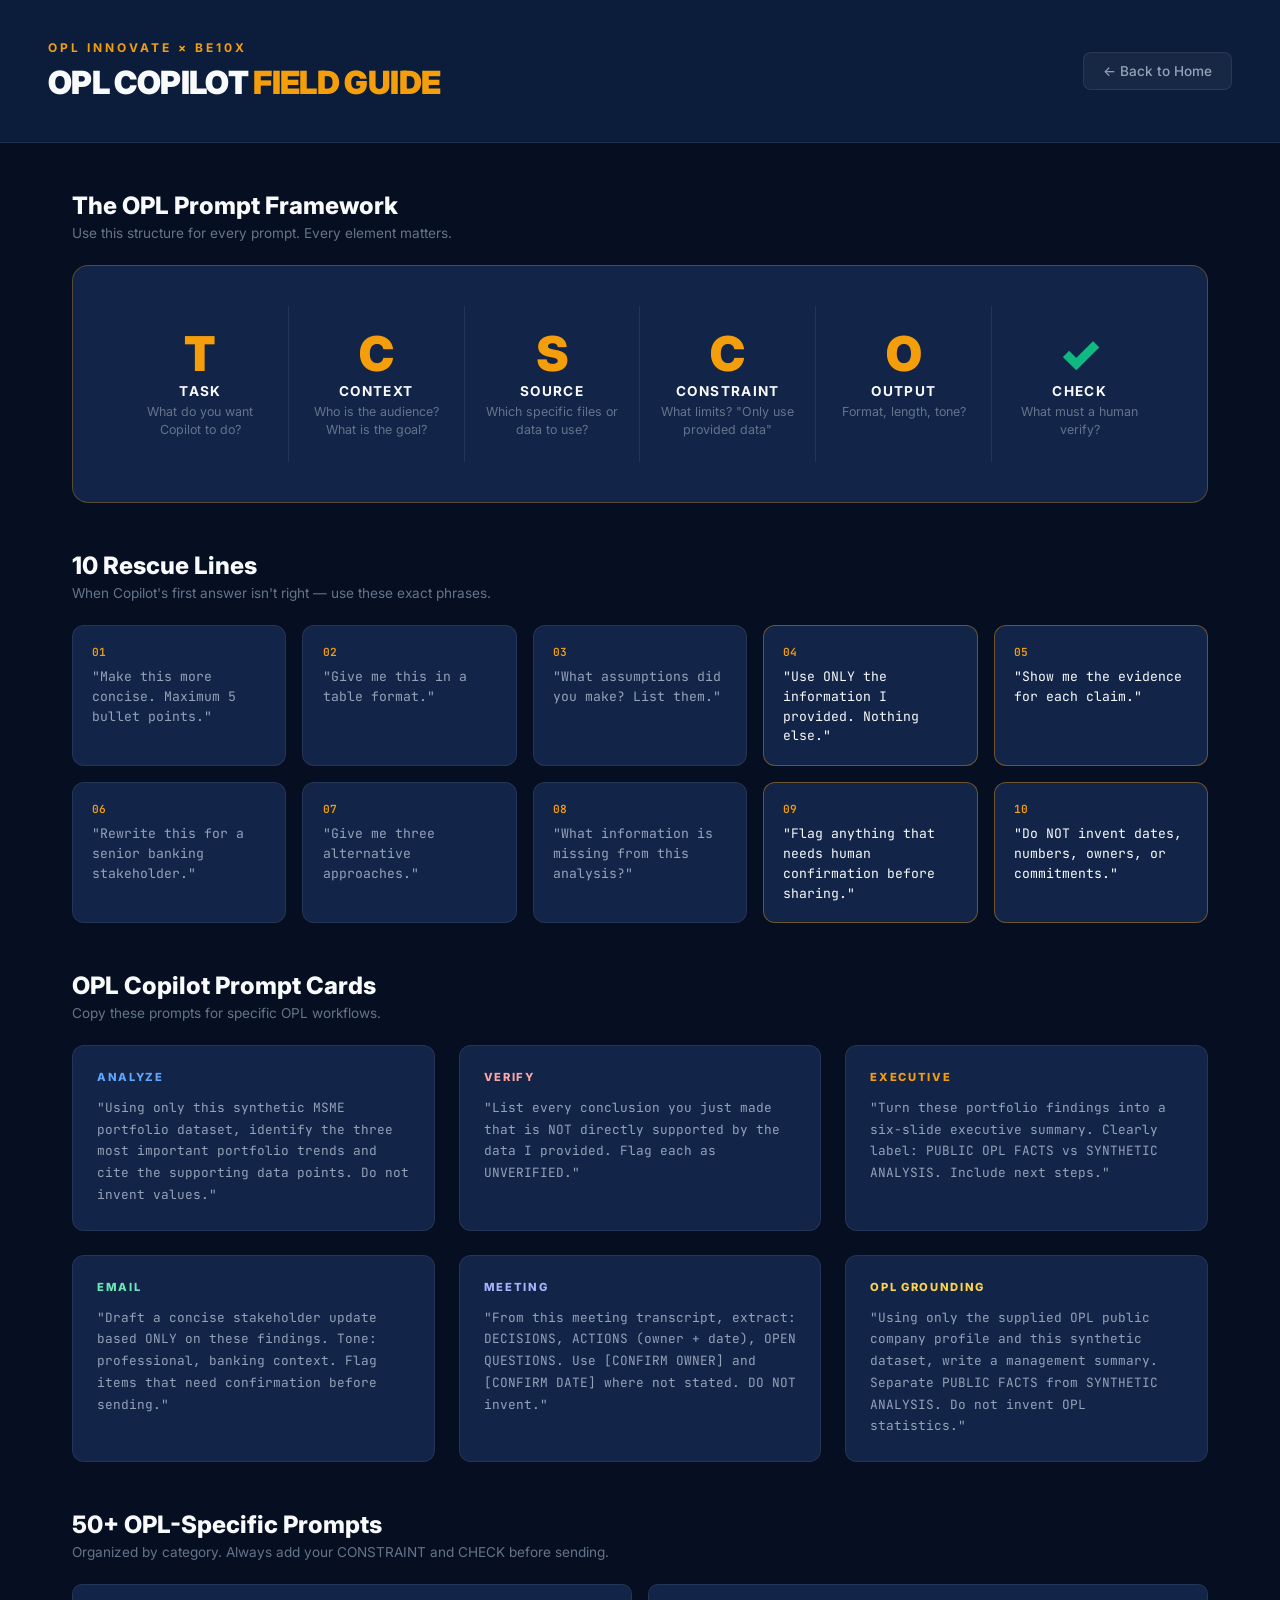
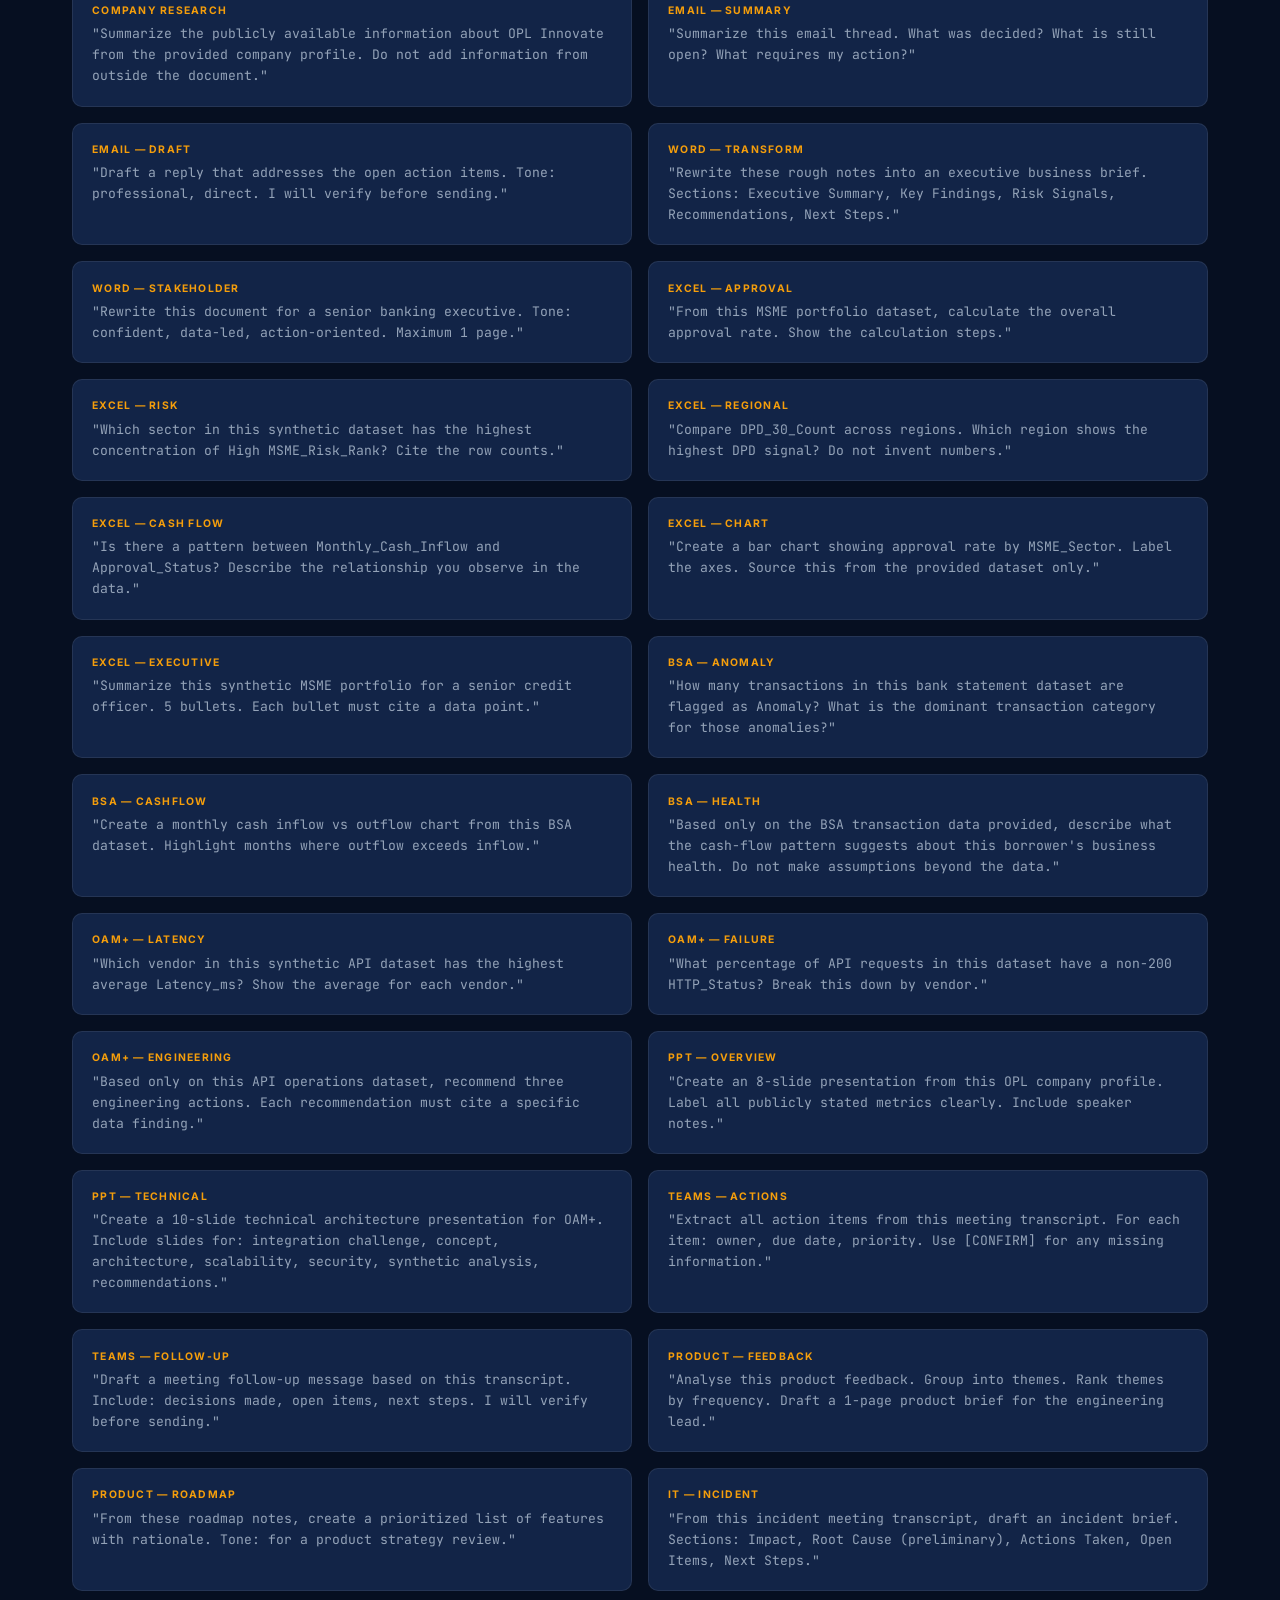
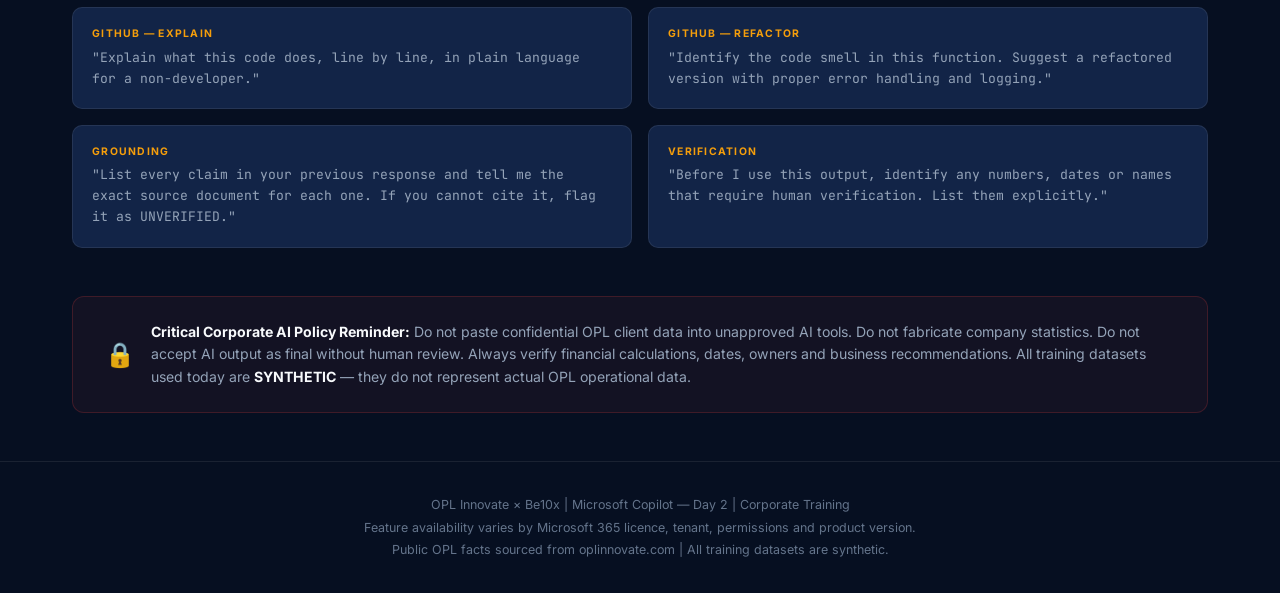
<file: quick-reference/index.html>
<!DOCTYPE html>
<html lang="en">
<head>
  <meta charset="UTF-8">
  <meta name="viewport" content="width=device-width, initial-scale=1.0">
  <title>OPL Copilot Field Guide | Quick Reference</title>
  <meta name="description" content="OPL Innovate × Be10x Microsoft Copilot Day 2 — Prompt field guide, rescue lines and OPL-specific prompt cards.">
  <link href="https://fonts.googleapis.com/css2?family=Inter:wght@400;500;600;700;800;900&family=JetBrains+Mono:wght@400;600&display=swap" rel="stylesheet">
  <style>
    :root {
      --navy: #0B1D3A; --navy-deep: #060F21; --surface: #122447;
      --amber: #F59E0B; --amber-dim: rgba(245,158,11,0.1);
      --success: #10b981; --danger: #ef4444;
      --text: #F8FAFC; --text-muted: #64748B; --text-secondary: #94A3B8;
      --border: rgba(255,255,255,0.08); --border-amber: rgba(245,158,11,0.3);
      --font: 'Inter', sans-serif; --mono: 'JetBrains Mono', monospace;
    }
    *, *::before, *::after { box-sizing: border-box; margin: 0; padding: 0; }
    body { font-family: var(--font); background: var(--navy-deep); color: var(--text); min-height: 100vh; -webkit-font-smoothing: antialiased; }

    /* HEADER */
    .qr-header {
      background: var(--navy);
      border-bottom: 1px solid var(--border);
      padding: 2.5rem 3rem;
      display: flex; align-items: center; justify-content: space-between; flex-wrap: wrap; gap: 1rem;
    }
    .qr-header-left .eyebrow { font-size: 0.75rem; font-weight: 700; letter-spacing: 0.25em; color: var(--amber); text-transform: uppercase; margin-bottom: 0.5rem; display: block; }
    .qr-header-left h1 { font-size: 2rem; font-weight: 900; letter-spacing: -0.02em; }
    .qr-header-left h1 span { color: var(--amber); }
    .back-btn { background: rgba(255,255,255,0.05); border: 1px solid var(--border); color: var(--text-secondary); padding: 0.6rem 1.2rem; border-radius: 8px; text-decoration: none; font-size: 0.85rem; font-weight: 500; transition: background 0.15s; }
    .back-btn:hover { background: rgba(255,255,255,0.1); color: var(--text); }

    /* MAIN LAYOUT */
    .qr-body { max-width: 1200px; margin: 0 auto; padding: 3rem 2rem; display: flex; flex-direction: column; gap: 3rem; }

    /* SECTIONS */
    h2 { font-size: 1.5rem; font-weight: 800; margin-bottom: 0.3rem; }
    .section-sub { font-size: 0.85rem; color: var(--text-muted); margin-bottom: 1.5rem; }

    /* FRAMEWORK BOX */
    .framework-box {
      background: var(--surface); border: 1px solid var(--border-amber);
      border-radius: 16px; padding: 2.5rem;
      display: flex; flex-wrap: wrap; gap: 0; align-items: stretch;
    }
    .fw-item {
      flex: 1; min-width: 130px;
      display: flex; flex-direction: column; align-items: center; text-align: center;
      padding: 1.5rem 1rem; border-right: 1px solid var(--border);
    }
    .fw-item:last-child { border-right: none; }
    .fw-letter { font-size: 3rem; font-weight: 900; color: var(--amber); line-height: 1; }
    .fw-word { font-size: 0.85rem; font-weight: 700; letter-spacing: 0.1em; text-transform: uppercase; margin: 0.3rem 0; }
    .fw-desc { font-size: 0.78rem; color: var(--text-muted); line-height: 1.4; }
    .fw-check { border-color: var(--success); }
    .fw-check .fw-letter { color: var(--success); }

    /* RESCUE GRID */
    .rescue-grid { display: grid; grid-template-columns: repeat(5, 1fr); gap: 1rem; }
    .rescue-card {
      background: var(--surface); border: 1px solid var(--border); border-radius: 12px;
      padding: 1.2rem; position: relative;
    }
    .rescue-num { font-family: var(--mono); font-size: 0.7rem; color: var(--amber); font-weight: 600; margin-bottom: 0.5rem; }
    .rescue-text { font-family: var(--mono); font-size: 0.82rem; color: var(--text-secondary); line-height: 1.5; }
    .rescue-card.rescue-key { border-color: rgba(245,158,11,0.4); }
    .rescue-card.rescue-key .rescue-text { color: var(--text); }

    /* PROMPT CARDS GRID */
    .prompt-cards-grid { display: grid; grid-template-columns: repeat(3, 1fr); gap: 1.5rem; }
    .pc-card {
      border-radius: 12px; padding: 1.5rem;
      border: 1px solid var(--border); background: var(--surface);
    }
    .pc-tag { font-size: 0.7rem; font-weight: 800; letter-spacing: 0.15em; text-transform: uppercase; margin-bottom: 0.8rem; display: block; }
    .pc-tag-analyze { color: #60A5FA; }
    .pc-tag-verify { color: #FCA5A5; }
    .pc-tag-exec { color: var(--amber); }
    .pc-tag-email { color: #6EE7B7; }
    .pc-tag-meet { color: #A5B4FC; }
    .pc-tag-opl { color: #FCD34D; }
    .pc-prompt { font-family: var(--mono); font-size: 0.8rem; color: var(--text-secondary); line-height: 1.7; white-space: pre-line; }

    /* BIG PROMPT LIBRARY */
    .prompt-lib { display: grid; grid-template-columns: repeat(2, 1fr); gap: 1rem; }
    .pl-item { background: var(--surface); border: 1px solid var(--border); border-radius: 10px; padding: 1.2rem; }
    .pl-cat { font-size: 0.65rem; font-weight: 700; letter-spacing: 0.12em; text-transform: uppercase; color: var(--amber); margin-bottom: 0.4rem; }
    .pl-prompt { font-family: var(--mono); font-size: 0.82rem; color: var(--text-secondary); line-height: 1.6; }

    /* DATA POLICY REMINDER */
    .policy-bar {
      display: flex; gap: 1rem; flex-wrap: wrap;
      background: rgba(239,68,68,0.06); border: 1px solid rgba(239,68,68,0.2);
      border-radius: 12px; padding: 1.5rem 2rem; align-items: center;
    }
    .policy-icon { font-size: 1.5rem; }
    .policy-text { flex: 1; font-size: 0.88rem; line-height: 1.6; color: var(--text-secondary); }
    .policy-text strong { color: var(--text); }

    /* DISCLAIMER */
    .qr-footer { text-align: center; padding: 2rem; border-top: 1px solid var(--border); color: var(--text-muted); font-size: 0.78rem; line-height: 1.8; }

    @media (max-width: 900px) {
      .rescue-grid { grid-template-columns: repeat(2, 1fr); }
      .prompt-cards-grid { grid-template-columns: 1fr; }
      .prompt-lib { grid-template-columns: 1fr; }
    }
    @media print {
      body { background: white; color: #0f172a; }
      .qr-header, .back-btn { background: white !important; }
      .framework-box, .rescue-card, .pc-card, .pl-item { background: #f8fafc !important; border-color: #e2e8f0 !important; }
      .qr-footer { border-color: #e2e8f0; }
    }
  </style>
</head>
<body>

<header class="qr-header">
  <div class="qr-header-left">
    <span class="eyebrow">OPL INNOVATE × Be10x</span>
    <h1>OPL COPILOT <span>FIELD GUIDE</span></h1>
  </div>
  <a href="../index.html" class="back-btn">← Back to Home</a>
</header>

<div class="qr-body">

  <!-- FRAMEWORK -->
  <section>
    <h2>The OPL Prompt Framework</h2>
    <p class="section-sub">Use this structure for every prompt. Every element matters.</p>
    <div class="framework-box">
      <div class="fw-item"><div class="fw-letter">T</div><div class="fw-word">Task</div><div class="fw-desc">What do you want Copilot to do?</div></div>
      <div class="fw-item"><div class="fw-letter">C</div><div class="fw-word">Context</div><div class="fw-desc">Who is the audience? What is the goal?</div></div>
      <div class="fw-item"><div class="fw-letter">S</div><div class="fw-word">Source</div><div class="fw-desc">Which specific files or data to use?</div></div>
      <div class="fw-item"><div class="fw-letter">C</div><div class="fw-word">Constraint</div><div class="fw-desc">What limits? "Only use provided data"</div></div>
      <div class="fw-item"><div class="fw-letter">O</div><div class="fw-word">Output</div><div class="fw-desc">Format, length, tone?</div></div>
      <div class="fw-item fw-check"><div class="fw-letter">✓</div><div class="fw-word">Check</div><div class="fw-desc">What must a human verify?</div></div>
    </div>
  </section>

  <!-- 10 RESCUE LINES -->
  <section>
    <h2>10 Rescue Lines</h2>
    <p class="section-sub">When Copilot's first answer isn't right — use these exact phrases.</p>
    <div class="rescue-grid">
      <div class="rescue-card"><div class="rescue-num">01</div><div class="rescue-text">"Make this more concise. Maximum 5 bullet points."</div></div>
      <div class="rescue-card"><div class="rescue-num">02</div><div class="rescue-text">"Give me this in a table format."</div></div>
      <div class="rescue-card"><div class="rescue-num">03</div><div class="rescue-text">"What assumptions did you make? List them."</div></div>
      <div class="rescue-card rescue-key"><div class="rescue-num">04</div><div class="rescue-text">"Use ONLY the information I provided. Nothing else."</div></div>
      <div class="rescue-card rescue-key"><div class="rescue-num">05</div><div class="rescue-text">"Show me the evidence for each claim."</div></div>
      <div class="rescue-card"><div class="rescue-num">06</div><div class="rescue-text">"Rewrite this for a senior banking stakeholder."</div></div>
      <div class="rescue-card"><div class="rescue-num">07</div><div class="rescue-text">"Give me three alternative approaches."</div></div>
      <div class="rescue-card"><div class="rescue-num">08</div><div class="rescue-text">"What information is missing from this analysis?"</div></div>
      <div class="rescue-card rescue-key"><div class="rescue-num">09</div><div class="rescue-text">"Flag anything that needs human confirmation before sharing."</div></div>
      <div class="rescue-card rescue-key"><div class="rescue-num">10</div><div class="rescue-text">"Do NOT invent dates, numbers, owners, or commitments."</div></div>
    </div>
  </section>

  <!-- OPL PROMPT CARDS -->
  <section>
    <h2>OPL Copilot Prompt Cards</h2>
    <p class="section-sub">Copy these prompts for specific OPL workflows.</p>
    <div class="prompt-cards-grid">
      <div class="pc-card">
        <span class="pc-tag pc-tag-analyze">ANALYZE</span>
        <div class="pc-prompt">"Using only this synthetic MSME portfolio dataset, identify the three most important portfolio trends and cite the supporting data points. Do not invent values."</div>
      </div>
      <div class="pc-card">
        <span class="pc-tag pc-tag-verify">VERIFY</span>
        <div class="pc-prompt">"List every conclusion you just made that is NOT directly supported by the data I provided. Flag each as UNVERIFIED."</div>
      </div>
      <div class="pc-card">
        <span class="pc-tag pc-tag-exec">EXECUTIVE</span>
        <div class="pc-prompt">"Turn these portfolio findings into a six-slide executive summary. Clearly label: PUBLIC OPL FACTS vs SYNTHETIC ANALYSIS. Include next steps."</div>
      </div>
      <div class="pc-card">
        <span class="pc-tag pc-tag-email">EMAIL</span>
        <div class="pc-prompt">"Draft a concise stakeholder update based ONLY on these findings. Tone: professional, banking context. Flag items that need confirmation before sending."</div>
      </div>
      <div class="pc-card">
        <span class="pc-tag pc-tag-meet">MEETING</span>
        <div class="pc-prompt">"From this meeting transcript, extract: DECISIONS, ACTIONS (owner + date), OPEN QUESTIONS. Use [CONFIRM OWNER] and [CONFIRM DATE] where not stated. DO NOT invent."</div>
      </div>
      <div class="pc-card">
        <span class="pc-tag pc-tag-opl">OPL GROUNDING</span>
        <div class="pc-prompt">"Using only the supplied OPL public company profile and this synthetic dataset, write a management summary. Separate PUBLIC FACTS from SYNTHETIC ANALYSIS. Do not invent OPL statistics."</div>
      </div>
    </div>
  </section>

  <!-- 50+ PROMPT LIBRARY -->
  <section>
    <h2>50+ OPL-Specific Prompts</h2>
    <p class="section-sub">Organized by category. Always add your CONSTRAINT and CHECK before sending.</p>
    <div class="prompt-lib">
      <div class="pl-item"><div class="pl-cat">COMPANY RESEARCH</div><div class="pl-prompt">"Summarize the publicly available information about OPL Innovate from the provided company profile. Do not add information from outside the document."</div></div>
      <div class="pl-item"><div class="pl-cat">EMAIL — SUMMARY</div><div class="pl-prompt">"Summarize this email thread. What was decided? What is still open? What requires my action?"</div></div>
      <div class="pl-item"><div class="pl-cat">EMAIL — DRAFT</div><div class="pl-prompt">"Draft a reply that addresses the open action items. Tone: professional, direct. I will verify before sending."</div></div>
      <div class="pl-item"><div class="pl-cat">WORD — TRANSFORM</div><div class="pl-prompt">"Rewrite these rough notes into an executive business brief. Sections: Executive Summary, Key Findings, Risk Signals, Recommendations, Next Steps."</div></div>
      <div class="pl-item"><div class="pl-cat">WORD — STAKEHOLDER</div><div class="pl-prompt">"Rewrite this document for a senior banking executive. Tone: confident, data-led, action-oriented. Maximum 1 page."</div></div>
      <div class="pl-item"><div class="pl-cat">EXCEL — APPROVAL</div><div class="pl-prompt">"From this MSME portfolio dataset, calculate the overall approval rate. Show the calculation steps."</div></div>
      <div class="pl-item"><div class="pl-cat">EXCEL — RISK</div><div class="pl-prompt">"Which sector in this synthetic dataset has the highest concentration of High MSME_Risk_Rank? Cite the row counts."</div></div>
      <div class="pl-item"><div class="pl-cat">EXCEL — REGIONAL</div><div class="pl-prompt">"Compare DPD_30_Count across regions. Which region shows the highest DPD signal? Do not invent numbers."</div></div>
      <div class="pl-item"><div class="pl-cat">EXCEL — CASH FLOW</div><div class="pl-prompt">"Is there a pattern between Monthly_Cash_Inflow and Approval_Status? Describe the relationship you observe in the data."</div></div>
      <div class="pl-item"><div class="pl-cat">EXCEL — CHART</div><div class="pl-prompt">"Create a bar chart showing approval rate by MSME_Sector. Label the axes. Source this from the provided dataset only."</div></div>
      <div class="pl-item"><div class="pl-cat">EXCEL — EXECUTIVE</div><div class="pl-prompt">"Summarize this synthetic MSME portfolio for a senior credit officer. 5 bullets. Each bullet must cite a data point."</div></div>
      <div class="pl-item"><div class="pl-cat">BSA — ANOMALY</div><div class="pl-prompt">"How many transactions in this bank statement dataset are flagged as Anomaly? What is the dominant transaction category for those anomalies?"</div></div>
      <div class="pl-item"><div class="pl-cat">BSA — CASHFLOW</div><div class="pl-prompt">"Create a monthly cash inflow vs outflow chart from this BSA dataset. Highlight months where outflow exceeds inflow."</div></div>
      <div class="pl-item"><div class="pl-cat">BSA — HEALTH</div><div class="pl-prompt">"Based only on the BSA transaction data provided, describe what the cash-flow pattern suggests about this borrower's business health. Do not make assumptions beyond the data."</div></div>
      <div class="pl-item"><div class="pl-cat">OAM+ — LATENCY</div><div class="pl-prompt">"Which vendor in this synthetic API dataset has the highest average Latency_ms? Show the average for each vendor."</div></div>
      <div class="pl-item"><div class="pl-cat">OAM+ — FAILURE</div><div class="pl-prompt">"What percentage of API requests in this dataset have a non-200 HTTP_Status? Break this down by vendor."</div></div>
      <div class="pl-item"><div class="pl-cat">OAM+ — ENGINEERING</div><div class="pl-prompt">"Based only on this API operations dataset, recommend three engineering actions. Each recommendation must cite a specific data finding."</div></div>
      <div class="pl-item"><div class="pl-cat">PPT — OVERVIEW</div><div class="pl-prompt">"Create an 8-slide presentation from this OPL company profile. Label all publicly stated metrics clearly. Include speaker notes."</div></div>
      <div class="pl-item"><div class="pl-cat">PPT — TECHNICAL</div><div class="pl-prompt">"Create a 10-slide technical architecture presentation for OAM+. Include slides for: integration challenge, concept, architecture, scalability, security, synthetic analysis, recommendations."</div></div>
      <div class="pl-item"><div class="pl-cat">TEAMS — ACTIONS</div><div class="pl-prompt">"Extract all action items from this meeting transcript. For each item: owner, due date, priority. Use [CONFIRM] for any missing information."</div></div>
      <div class="pl-item"><div class="pl-cat">TEAMS — FOLLOW-UP</div><div class="pl-prompt">"Draft a meeting follow-up message based on this transcript. Include: decisions made, open items, next steps. I will verify before sending."</div></div>
      <div class="pl-item"><div class="pl-cat">PRODUCT — FEEDBACK</div><div class="pl-prompt">"Analyse this product feedback. Group into themes. Rank themes by frequency. Draft a 1-page product brief for the engineering lead."</div></div>
      <div class="pl-item"><div class="pl-cat">PRODUCT — ROADMAP</div><div class="pl-prompt">"From these roadmap notes, create a prioritized list of features with rationale. Tone: for a product strategy review."</div></div>
      <div class="pl-item"><div class="pl-cat">IT — INCIDENT</div><div class="pl-prompt">"From this incident meeting transcript, draft an incident brief. Sections: Impact, Root Cause (preliminary), Actions Taken, Open Items, Next Steps."</div></div>
      <div class="pl-item"><div class="pl-cat">GITHUB — EXPLAIN</div><div class="pl-prompt">"Explain what this code does, line by line, in plain language for a non-developer."</div></div>
      <div class="pl-item"><div class="pl-cat">GITHUB — REFACTOR</div><div class="pl-prompt">"Identify the code smell in this function. Suggest a refactored version with proper error handling and logging."</div></div>
      <div class="pl-item"><div class="pl-cat">GROUNDING</div><div class="pl-prompt">"List every claim in your previous response and tell me the exact source document for each one. If you cannot cite it, flag it as UNVERIFIED."</div></div>
      <div class="pl-item"><div class="pl-cat">VERIFICATION</div><div class="pl-prompt">"Before I use this output, identify any numbers, dates or names that require human verification. List them explicitly."</div></div>
    </div>
  </section>

  <!-- DATA POLICY REMINDER -->
  <section>
    <div class="policy-bar">
      <div class="policy-icon">🔒</div>
      <div class="policy-text">
        <strong>Critical Corporate AI Policy Reminder:</strong>
        Do not paste confidential OPL client data into unapproved AI tools.
        Do not fabricate company statistics. Do not accept AI output as final without human review.
        Always verify financial calculations, dates, owners and business recommendations.
        All training datasets used today are <strong>SYNTHETIC</strong> — they do not represent actual OPL operational data.
      </div>
    </div>
  </section>

</div>

<footer class="qr-footer">
  OPL Innovate × Be10x | Microsoft Copilot — Day 2 | Corporate Training<br>
  Feature availability varies by Microsoft 365 licence, tenant, permissions and product version.<br>
  Public OPL facts sourced from oplinnovate.com | All training datasets are synthetic.
</footer>
</body>
</html>
</file>
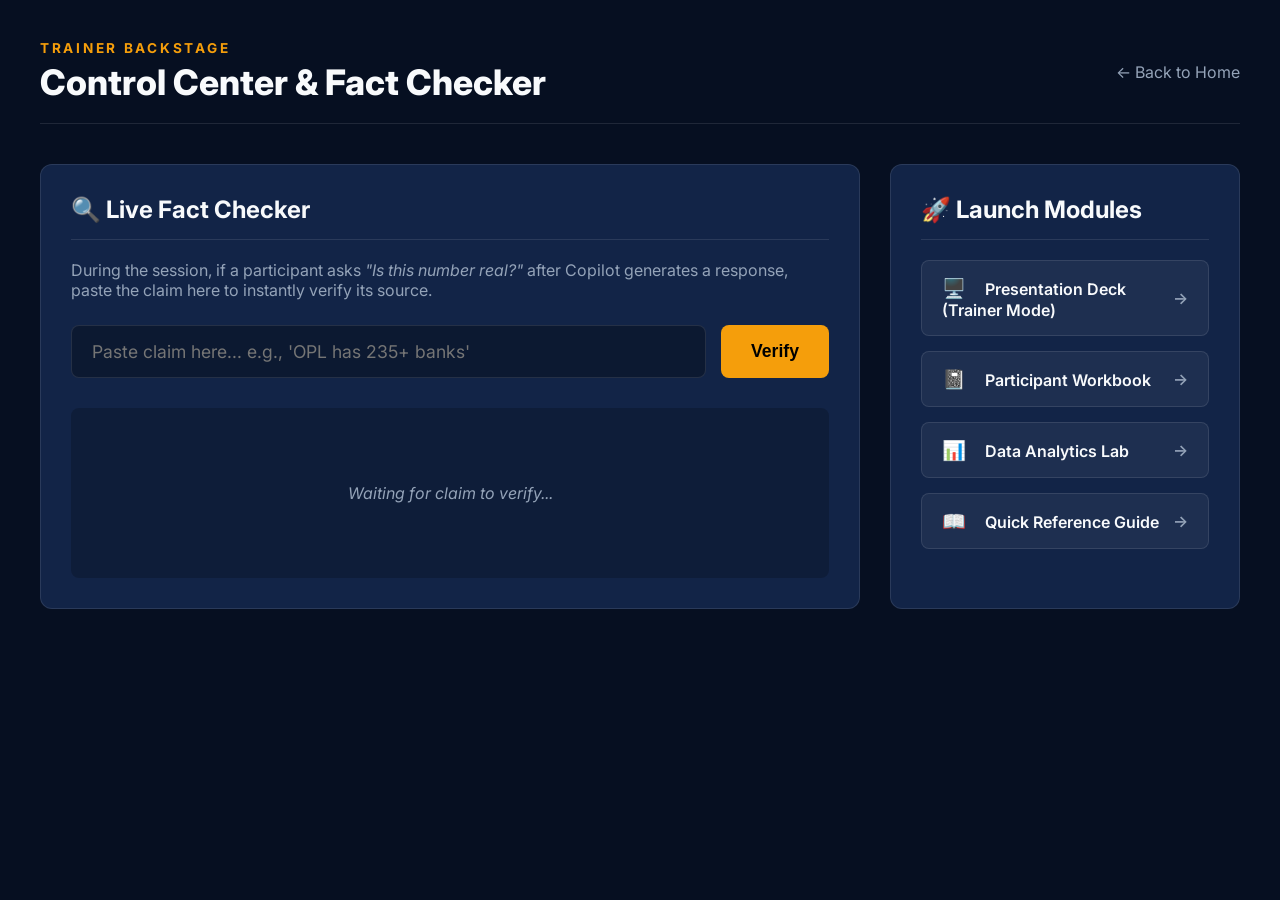
<file: trainer/index.html>
<!DOCTYPE html>
<html lang="en">
<head>
    <meta charset="UTF-8">
    <meta name="viewport" content="width=device-width, initial-scale=1.0">
    <meta name="description" content="Trainer Control Center & Fact Checker for OPL Innovate Microsoft Copilot Corporate Training.">
    <title>OPL Innovate | Trainer Control Center</title>
    <link href="https://fonts.googleapis.com/css2?family=Inter:wght@400;500;600;700;800&family=JetBrains+Mono:wght@400;600&display=swap" rel="stylesheet">
    <style>
        :root {
            --opl-navy-deep: #060F21;
            --opl-navy: #0B1D3A;
            --opl-surface: #122447;
            --opl-surface-light: #1E3A8A;
            --opl-amber: #F59E0B;
            --opl-text: #F8FAFC;
            --opl-text-muted: #94A3B8;
            --opl-border: rgba(255,255,255,0.1);
            
            --status-public: #10B981;
            --status-synth: #F59E0B;
            --status-error: #EF4444;
        }
        body {
            font-family: 'Inter', sans-serif;
            background: var(--opl-navy-deep);
            color: var(--opl-text);
            margin: 0;
            padding: 40px;
            display: flex;
            justify-content: center;
        }
        .container {
            max-width: 1200px;
            width: 100%;
        }
        .header {
            border-bottom: 1px solid var(--opl-border);
            padding-bottom: 20px;
            margin-bottom: 40px;
            display: flex;
            justify-content: space-between;
            align-items: center;
        }
        .header h1 {
            margin: 0;
            font-size: 2.2rem;
            font-weight: 800;
        }
        .header .eyebrow {
            color: var(--opl-amber);
            font-size: 0.85rem;
            font-weight: 700;
            letter-spacing: 0.2em;
            text-transform: uppercase;
            margin-bottom: 5px;
            display: block;
        }
        
        .grid {
            display: grid;
            grid-template-columns: 1fr 350px;
            gap: 30px;
        }
        @media(max-width: 900px) {
            .grid { grid-template-columns: 1fr; }
        }

        .card {
            background: var(--opl-surface);
            border: 1px solid var(--opl-border);
            border-radius: 12px;
            padding: 30px;
        }
        .card h2 {
            margin-top: 0;
            font-size: 1.5rem;
            border-bottom: 1px solid var(--opl-border);
            padding-bottom: 15px;
            margin-bottom: 20px;
        }

        /* Fact Checker */
        .search-box {
            display: flex;
            gap: 15px;
            margin-bottom: 30px;
        }
        input[type="text"] {
            flex: 1;
            background: rgba(0,0,0,0.3);
            border: 1px solid var(--opl-border);
            border-radius: 8px;
            padding: 15px 20px;
            color: var(--opl-text);
            font-size: 1.1rem;
            font-family: 'Inter', sans-serif;
        }
        input[type="text"]:focus {
            outline: none;
            border-color: var(--opl-amber);
        }
        button.btn-primary {
            background: var(--opl-amber);
            color: #000;
            border: none;
            border-radius: 8px;
            padding: 15px 30px;
            font-size: 1.1rem;
            font-weight: 700;
            cursor: pointer;
            transition: all 0.2s;
        }
        button.btn-primary:hover {
            background: #D97706;
        }

        /* Results Area */
        #result-area {
            background: rgba(0,0,0,0.2);
            border-radius: 8px;
            padding: 25px;
            min-height: 120px;
            display: flex;
            flex-direction: column;
            justify-content: center;
        }
        .empty-state {
            color: var(--opl-text-muted);
            text-align: center;
            font-style: italic;
        }
        .badge {
            display: inline-block;
            padding: 6px 12px;
            border-radius: 4px;
            font-size: 0.85rem;
            font-weight: 700;
            letter-spacing: 0.05em;
            margin-bottom: 15px;
        }
        .badge.public { background: rgba(16,185,129,0.15); color: var(--status-public); border: 1px solid var(--status-public); }
        .badge.synth { background: rgba(245,158,11,0.15); color: var(--status-synth); border: 1px solid var(--status-synth); }
        .badge.error { background: rgba(239,68,68,0.15); color: var(--status-error); border: 1px solid var(--status-error); }
        
        .result-desc {
            font-size: 1.1rem;
            line-height: 1.6;
        }

        /* Quick Links */
        .quick-links {
            display: flex;
            flex-direction: column;
            gap: 15px;
        }
        .q-link {
            display: flex;
            align-items: center;
            justify-content: space-between;
            background: rgba(255,255,255,0.05);
            border: 1px solid var(--opl-border);
            padding: 15px 20px;
            border-radius: 8px;
            color: var(--opl-text);
            text-decoration: none;
            font-weight: 600;
            transition: all 0.2s;
        }
        .q-link:hover {
            background: rgba(255,255,255,0.1);
            border-color: rgba(255,255,255,0.3);
        }
        .q-icon { font-size: 1.2rem; margin-right: 15px; }

    </style>
</head>
<body>
    <div class="container">
        <div class="header">
            <div>
                <span class="eyebrow">Trainer Backstage</span>
                <h1>Control Center & Fact Checker</h1>
            </div>
            <a href="../index.html" style="color:var(--opl-text-muted); text-decoration:none;">← Back to Home</a>
        </div>

        <div class="grid">
            <!-- Fact Checker Card -->
            <div class="card">
                <h2>🔍 Live Fact Checker</h2>
                <p style="color:var(--opl-text-muted); margin-bottom: 25px;">
                    During the session, if a participant asks <em>"Is this number real?"</em> after Copilot generates a response, paste the claim here to instantly verify its source.
                </p>
                
                <div class="search-box">
                    <input type="text" id="claim" placeholder="Paste claim here... e.g., 'OPL has 235+ banks'">
                    <button class="btn-primary" onclick="checkFact()">Verify</button>
                </div>

                <div id="result-area">
                    <div class="empty-state" id="empty-state">Waiting for claim to verify...</div>
                    <div id="active-result" style="display:none;">
                        <div id="res-badge" class="badge"></div>
                        <div id="res-desc" class="result-desc"></div>
                    </div>
                </div>
            </div>

            <!-- Quick Links Card -->
            <div class="card">
                <h2>🚀 Launch Modules</h2>
                <div class="quick-links">
                    <a href="../deck/index.html?trainer=true" target="_blank" class="q-link">
                        <span><span class="q-icon">🖥️</span> Presentation Deck (Trainer Mode)</span>
                        <span style="color:var(--opl-text-muted)">→</span>
                    </a>
                    <a href="../workbook/index.html" target="_blank" class="q-link">
                        <span><span class="q-icon">📓</span> Participant Workbook</span>
                        <span style="color:var(--opl-text-muted)">→</span>
                    </a>
                    <a href="../charts/index.html" target="_blank" class="q-link">
                        <span><span class="q-icon">📊</span> Data Analytics Lab</span>
                        <span style="color:var(--opl-text-muted)">→</span>
                    </a>
                    <a href="../quick-reference/index.html" target="_blank" class="q-link">
                        <span><span class="q-icon">📖</span> Quick Reference Guide</span>
                        <span style="color:var(--opl-text-muted)">→</span>
                    </a>
                </div>
            </div>
        </div>
    </div>

    <script>
        // Listen for Enter key
        document.getElementById('claim').addEventListener('keypress', function(e) {
            if (e.key === 'Enter') checkFact();
        });

        function checkFact() {
            const input = document.getElementById('claim').value.toLowerCase().trim();
            const emptyState = document.getElementById('empty-state');
            const activeResult = document.getElementById('active-result');
            const badge = document.getElementById('res-badge');
            const desc = document.getElementById('res-desc');
            
            if (!input) {
                emptyState.style.display = 'block';
                activeResult.style.display = 'none';
                return;
            }

            emptyState.style.display = 'none';
            activeResult.style.display = 'block';

            // Simple Keyword Matching Logic for the Trainer
            if (input.includes('360') || input.includes('235') || input.includes('6,00,000') || input.includes('600000') || input.includes('lakh') || input.includes('employee') || input.includes('partner')) {
                badge.className = 'badge public';
                badge.innerText = '✅ PUBLIC OPL FACT';
                desc.innerHTML = '<strong>Grounding:</strong> This aligns with OPL\'s official public website metrics. It is safe to claim.';
            } 
            else if (input.includes('west') || input.includes('approval') || input.includes('vendor') || input.includes('latency') || input.includes('dpd') || input.includes('retail') || input.includes('anomaly')) {
                badge.className = 'badge synth';
                badge.innerText = '🔬 SYNTHETIC ANALYSIS';
                desc.innerHTML = '<strong>Grounding:</strong> This is a valid conclusion derived from the <em>Synthetic Training Dataset</em>. <br><br>⚠️ <strong>Trainer Action:</strong> Remind the class that this is for training purposes only and does NOT represent actual OPL operational performance.';
            } 
            else {
                badge.className = 'badge error';
                badge.innerText = '❌ UNVERIFIED / HALLUCINATION';
                desc.innerHTML = '<strong>Grounding:</strong> This claim is <strong>NOT</strong> present in any public documentation or synthetic dataset provided for this workshop. <br><br>⚠️ <strong>Trainer Action:</strong> Flag this as an AI hallucination. This is a crucial teaching moment for verification.';
            }
        }
    </script>
</body>
</html>
</file>
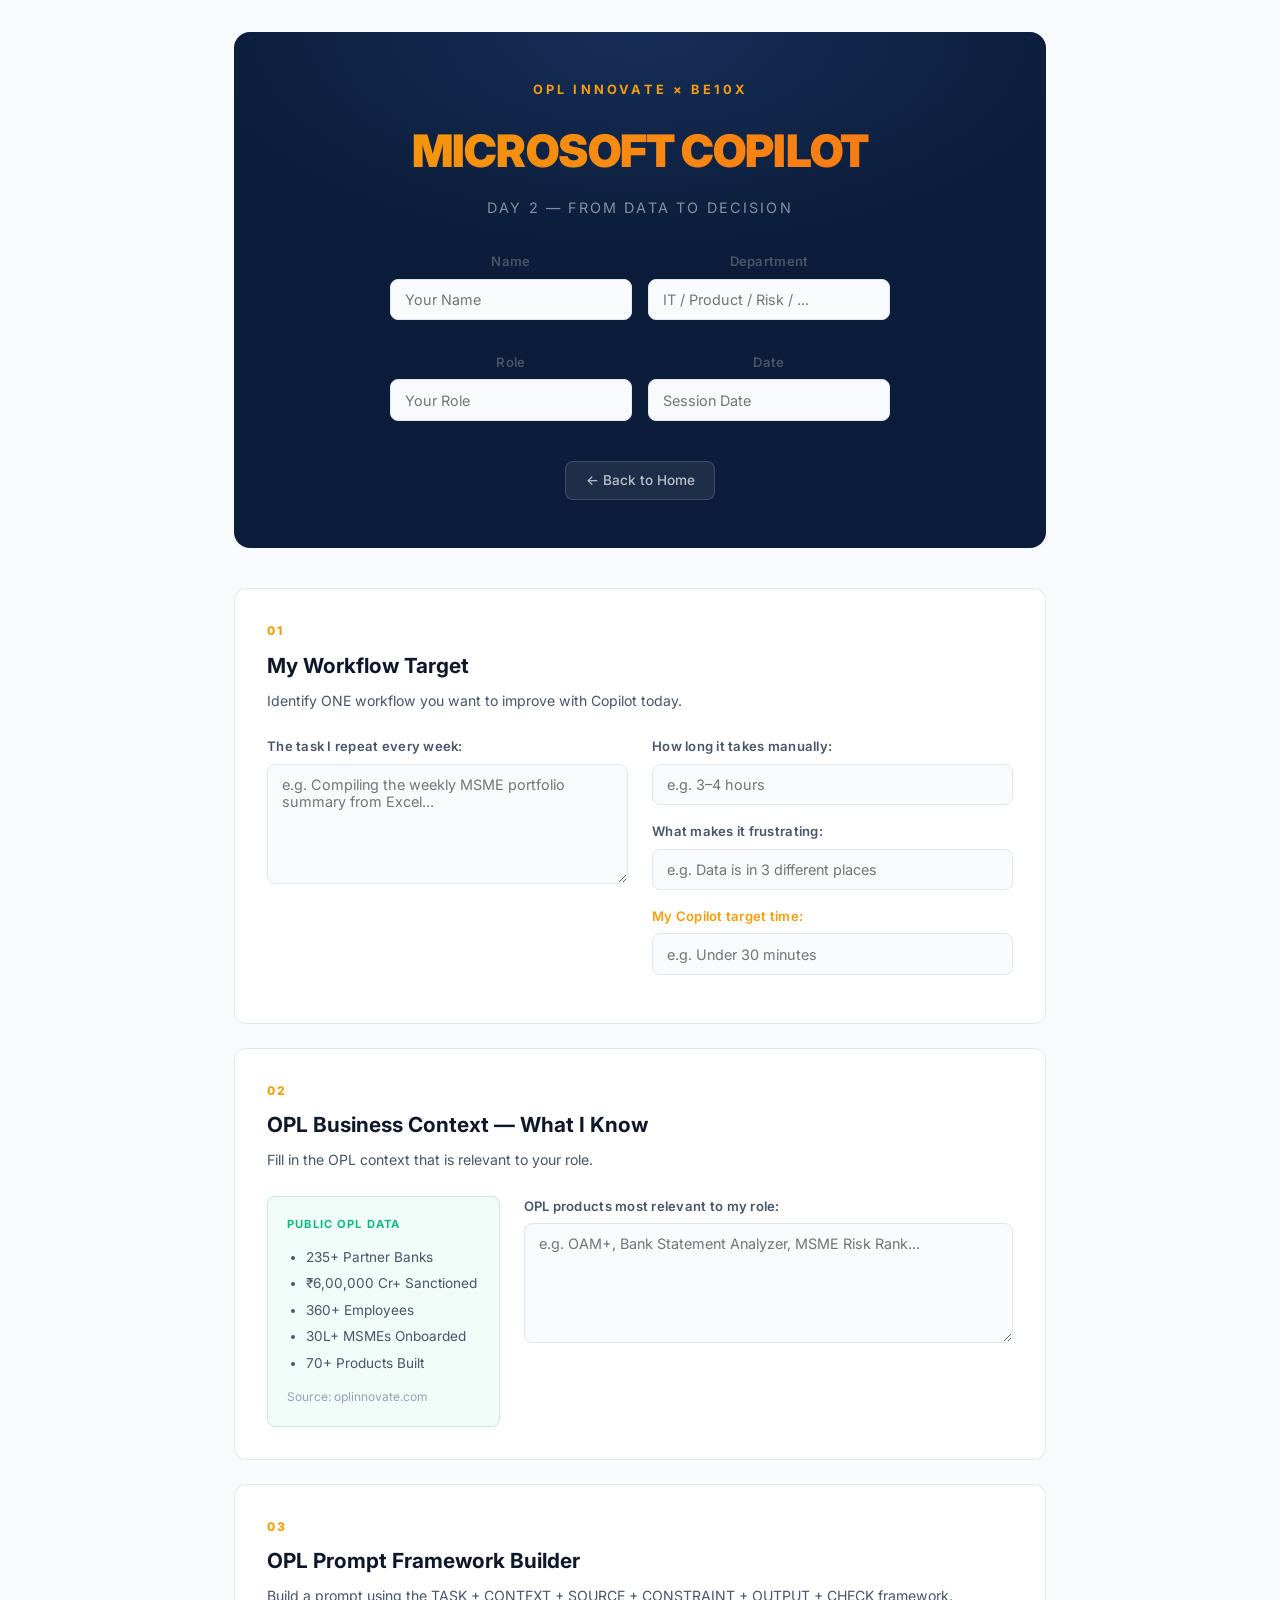
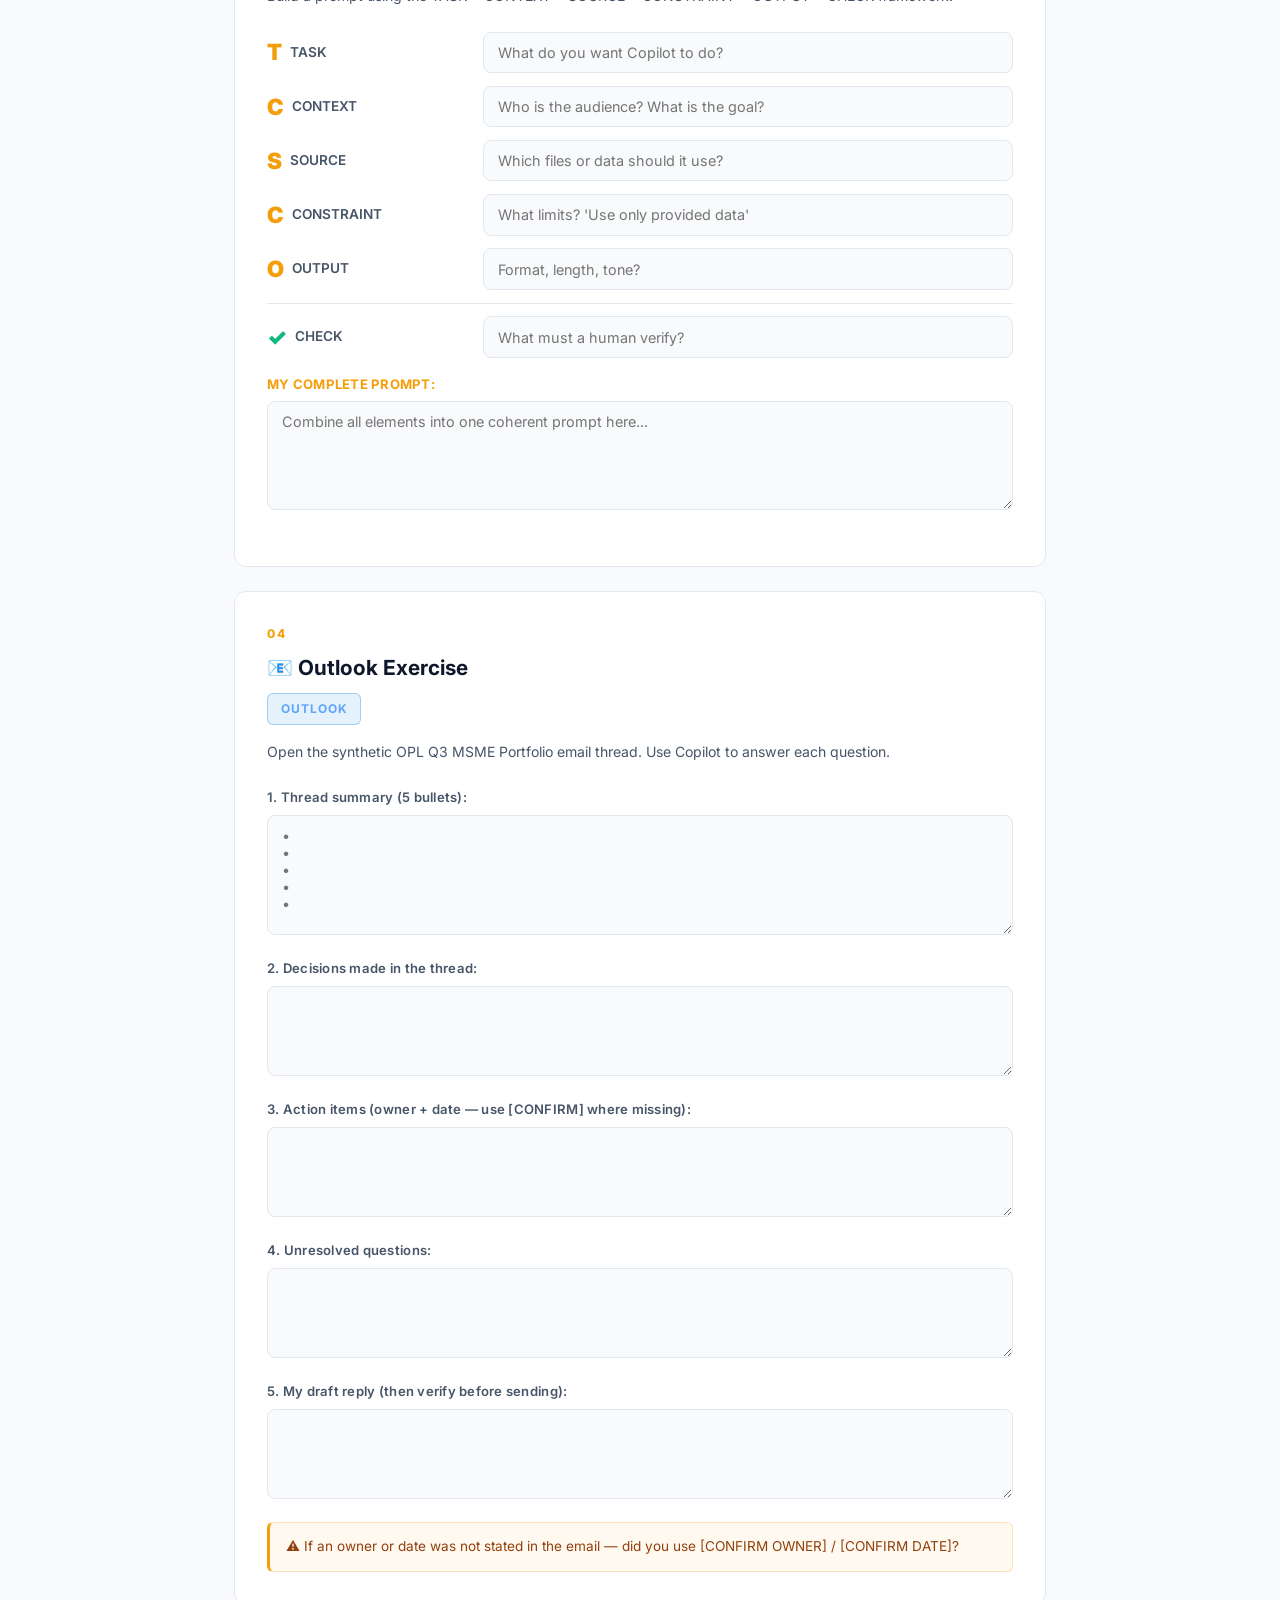
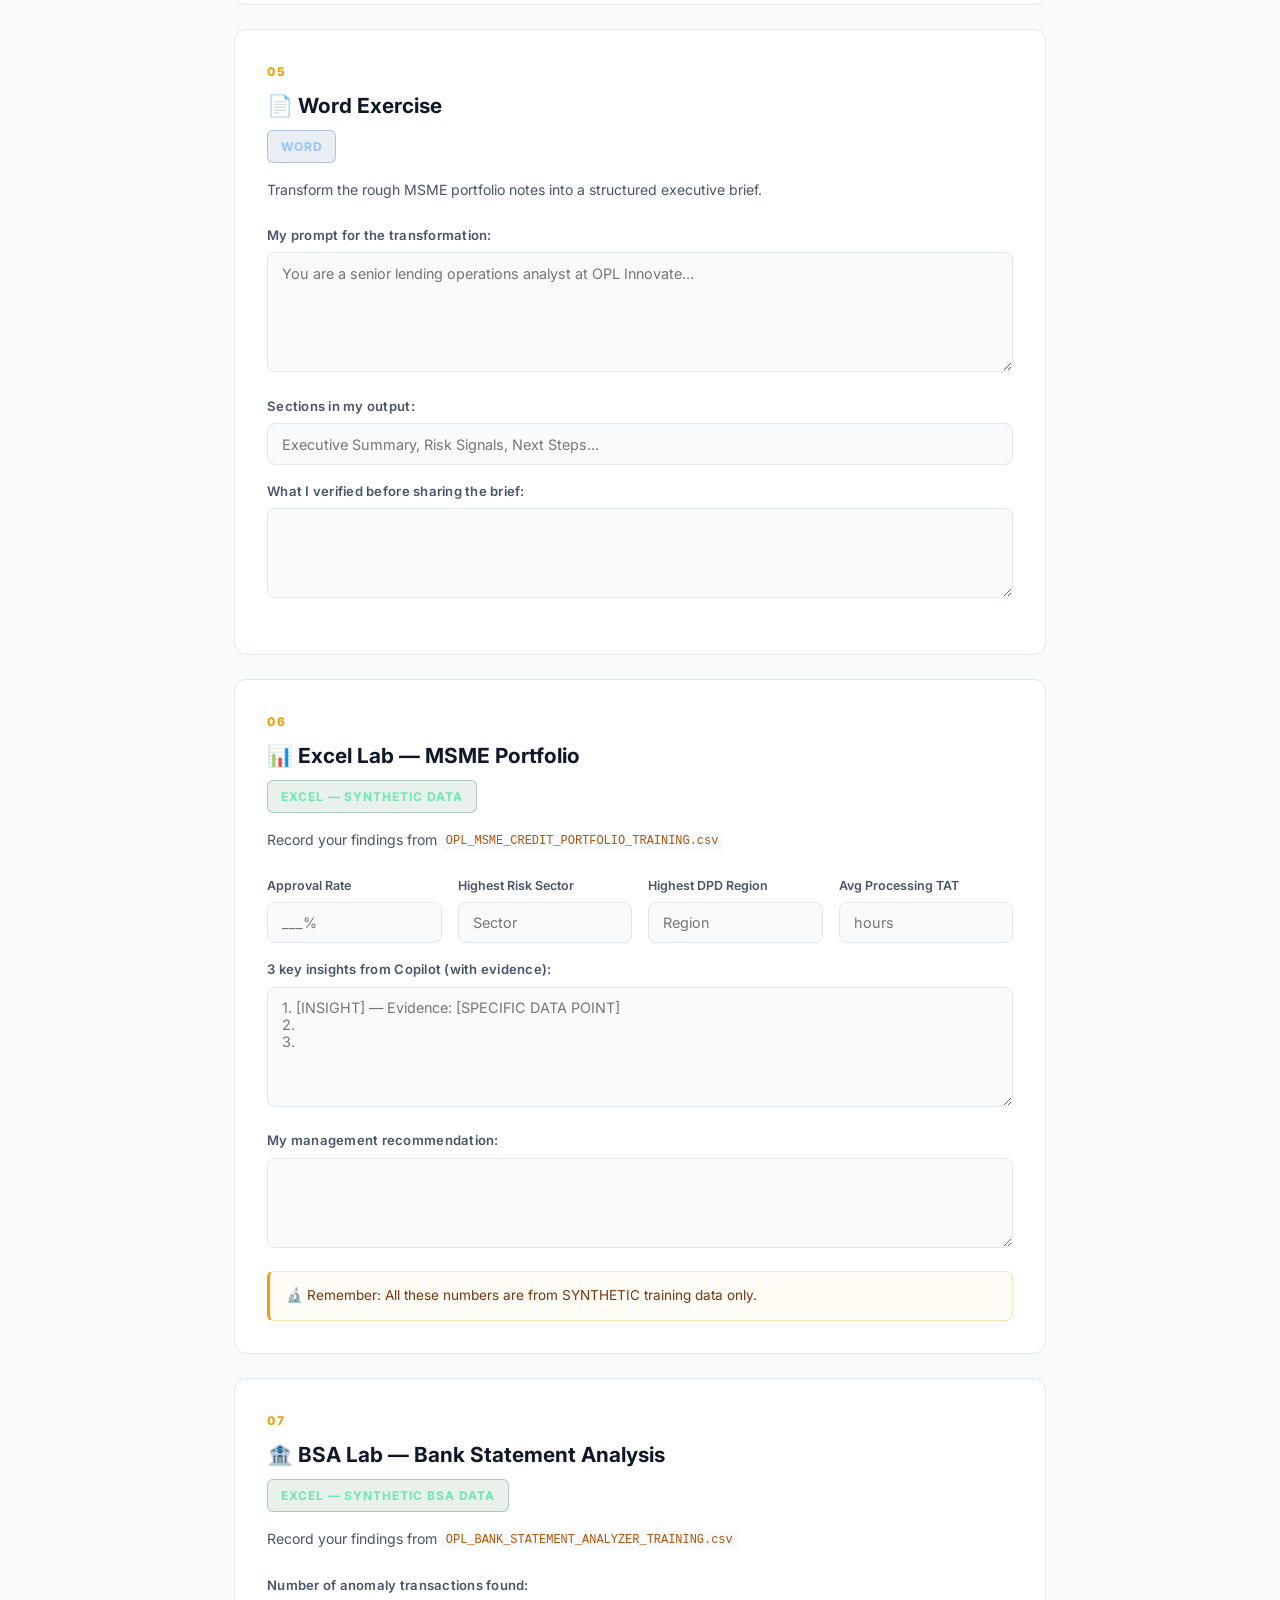
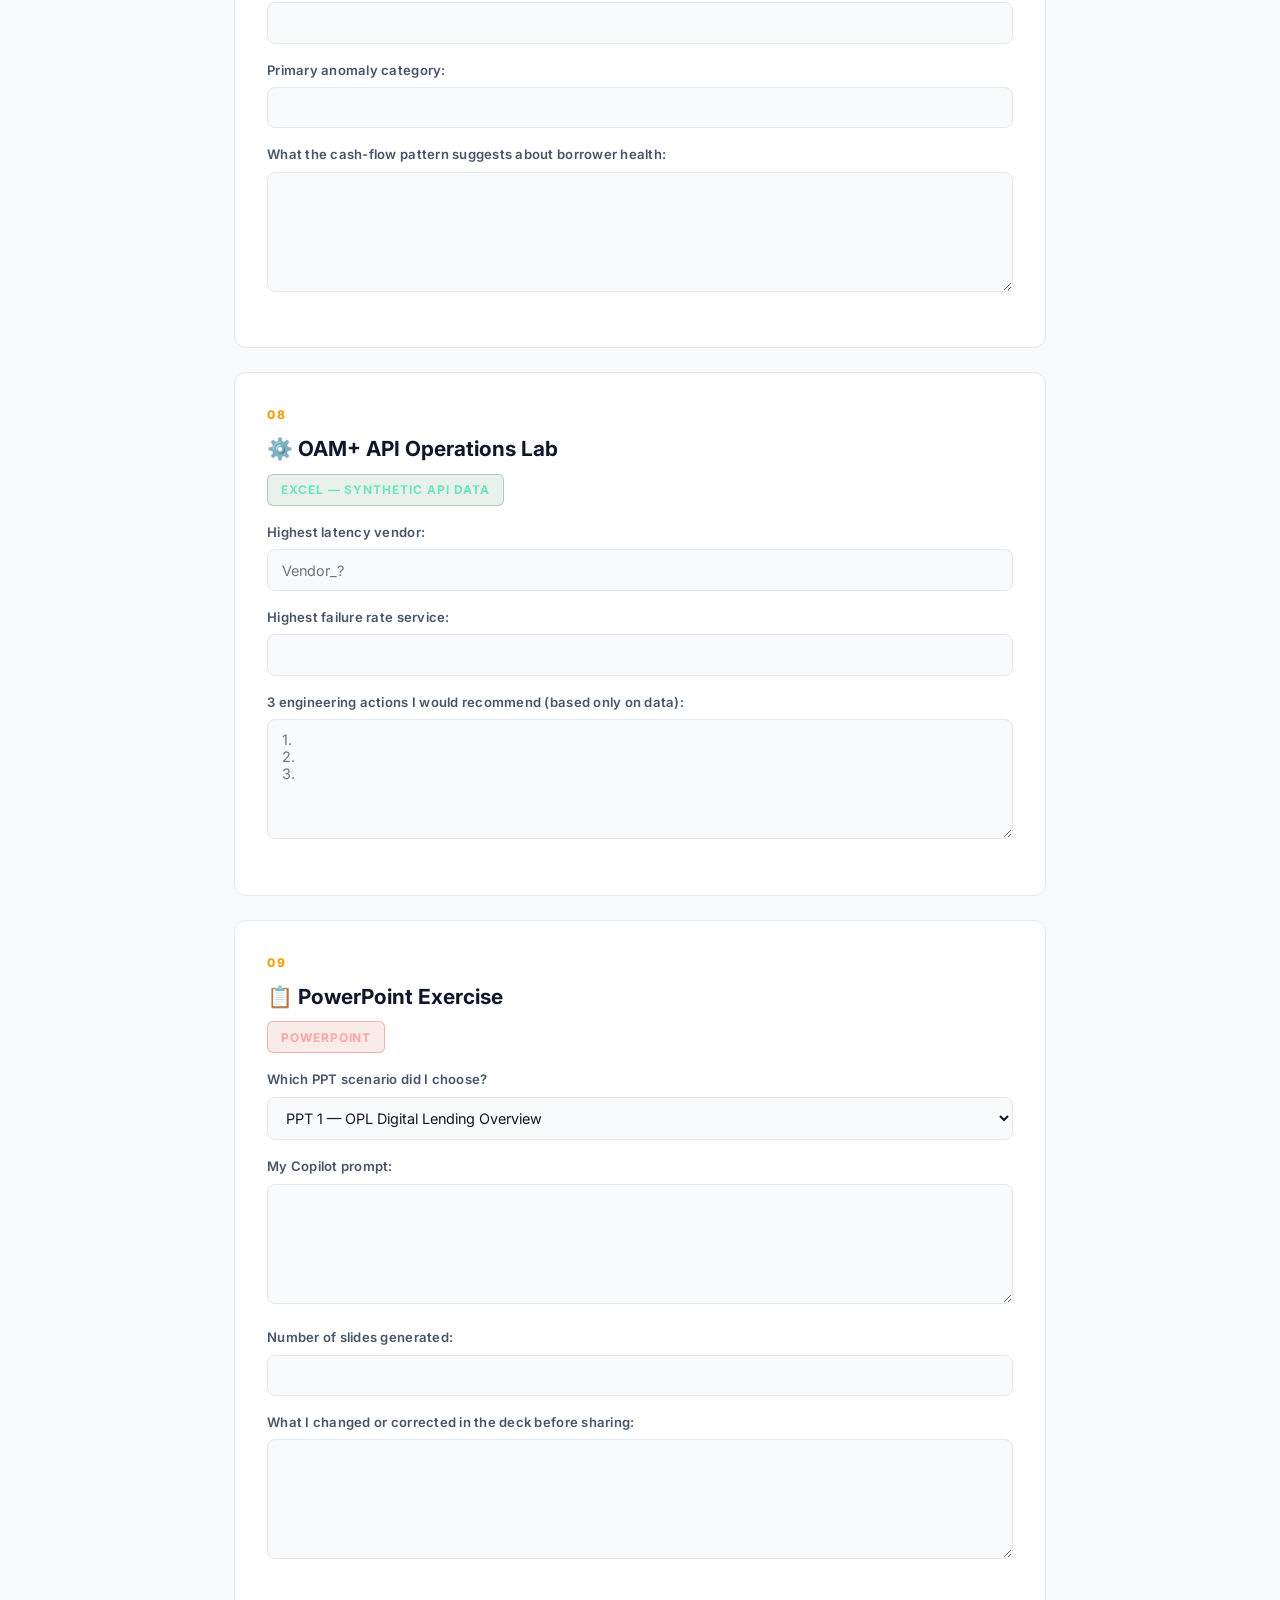
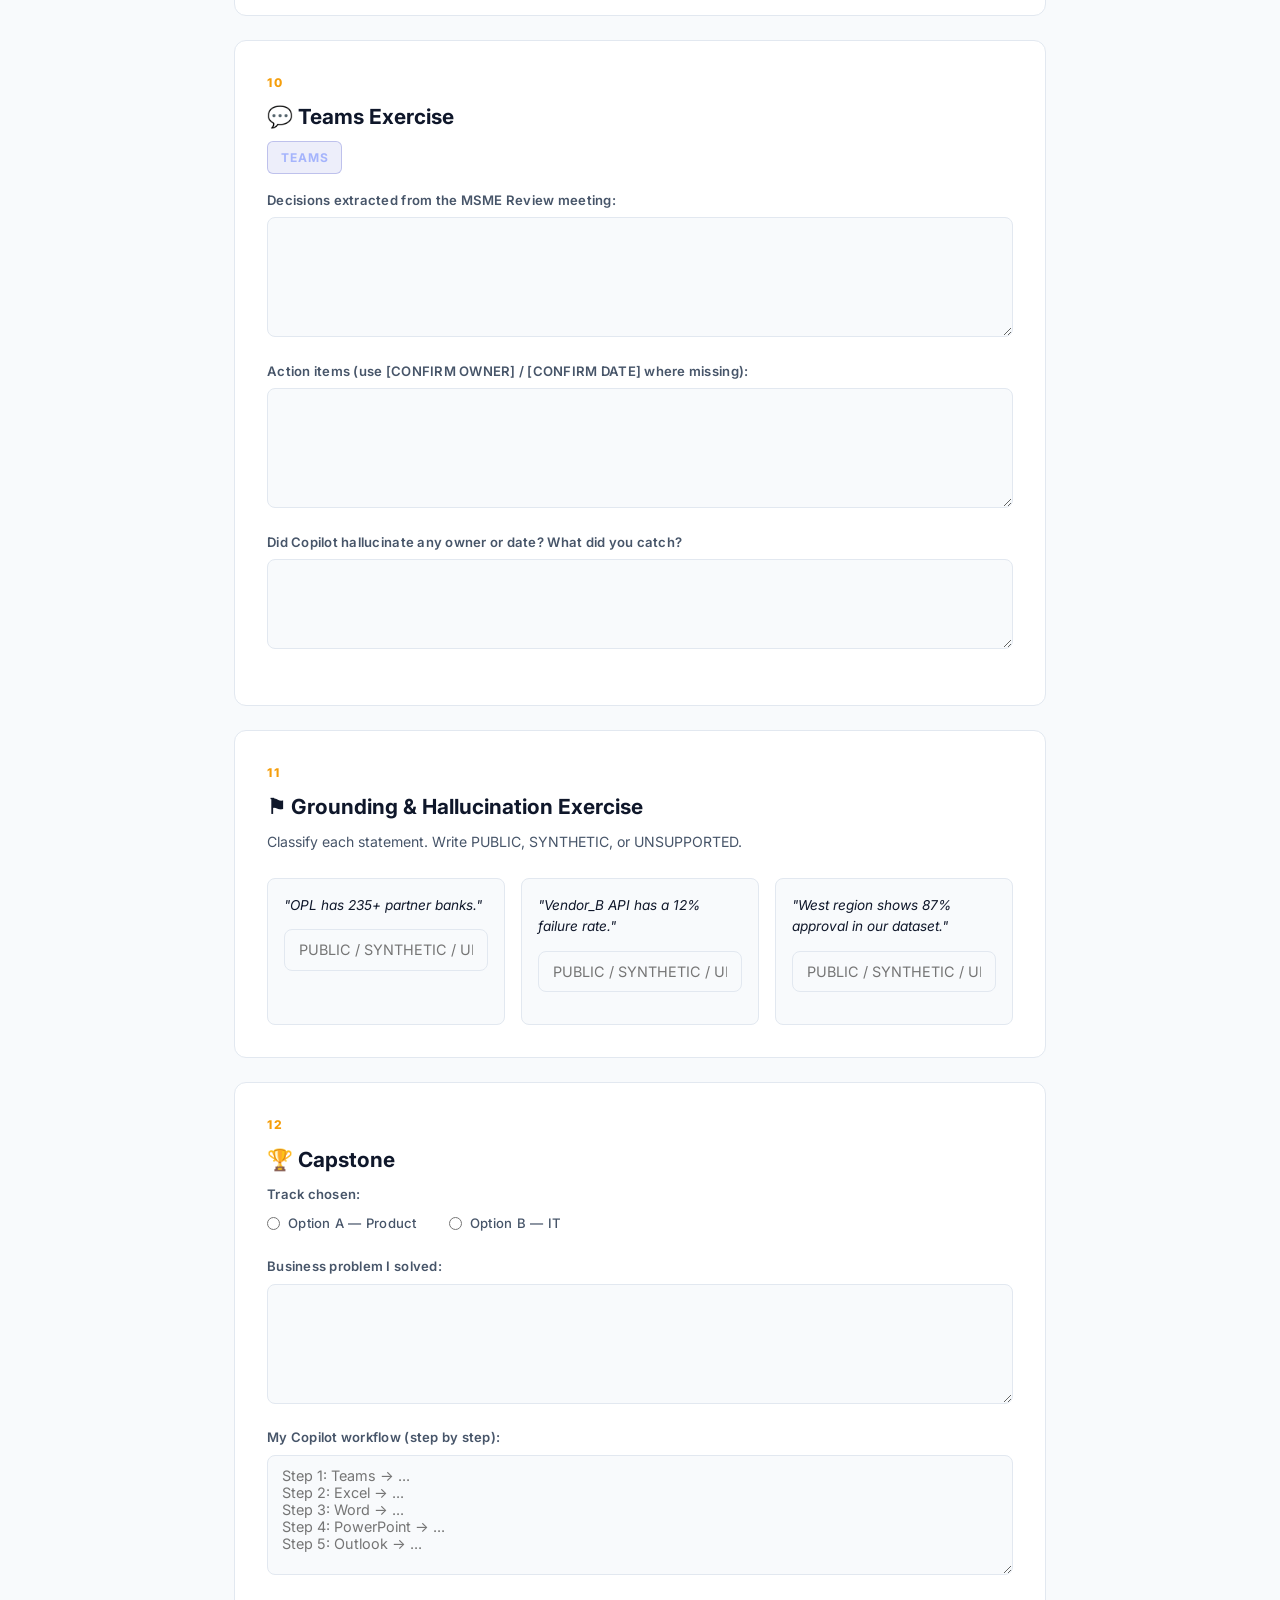
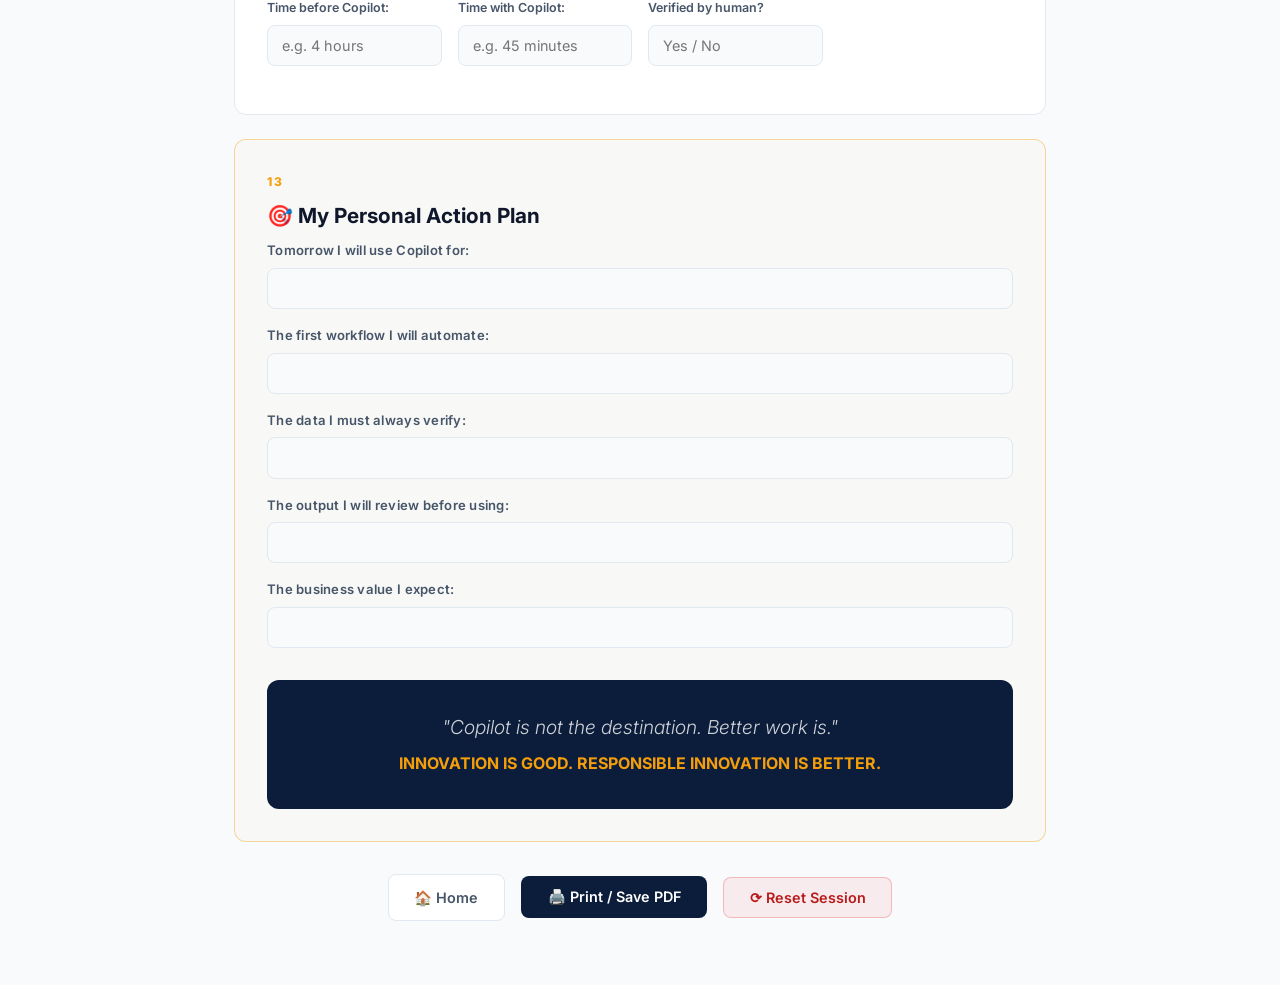
<file: workbook/index.html>
<!DOCTYPE html>
<html lang="en">
<head>
  <meta charset="UTF-8">
  <meta name="viewport" content="width=device-width, initial-scale=1.0">
  <title>Participant Workbook | OPL Innovate × Be10x — Copilot Day 2</title>
  <meta name="description" content="Participant workbook for OPL Innovate Microsoft Copilot Day 2 training.">
  <link href="https://fonts.googleapis.com/css2?family=Inter:wght@300;400;500;600;700;800&display=swap" rel="stylesheet">
  <link rel="stylesheet" href="css/workbook.css">
</head>
<body>
  <div class="wb-container">

    <!-- COVER -->
    <header class="wb-cover">
      <div class="wb-eyebrow">OPL INNOVATE × Be10x</div>
      <h1>MICROSOFT COPILOT</h1>
      <div class="wb-sub">Day 2 — From Data to Decision</div>
      <div class="wb-cover-fields">
        <div class="wb-field"><label for="p-name">Name</label><input type="text" id="p-name" placeholder="Your Name"></div>
        <div class="wb-field"><label for="p-dept">Department</label><input type="text" id="p-dept" placeholder="IT / Product / Risk / ..."></div>
        <div class="wb-field"><label for="p-role">Role</label><input type="text" id="p-role" placeholder="Your Role"></div>
        <div class="wb-field"><label for="p-date">Date</label><input type="text" id="p-date" placeholder="Session Date"></div>
      </div>
      <a href="../index.html" class="wb-home-btn">← Back to Home</a>
    </header>

    <!-- SECTION 1: WORKFLOW TARGET -->
    <section class="wb-section">
      <div class="wb-section-num">01</div>
      <h2>My Workflow Target</h2>
      <p class="wb-section-desc">Identify ONE workflow you want to improve with Copilot today.</p>
      <div class="wb-grid-2">
        <div class="wb-field wb-field-lg"><label for="wt-task">The task I repeat every week:</label><textarea id="wt-task" placeholder="e.g. Compiling the weekly MSME portfolio summary from Excel..."></textarea></div>
        <div>
          <div class="wb-field"><label for="wt-time">How long it takes manually:</label><input type="text" id="wt-time" placeholder="e.g. 3–4 hours"></div>
          <div class="wb-field"><label for="wt-pain">What makes it frustrating:</label><input type="text" id="wt-pain" placeholder="e.g. Data is in 3 different places"></div>
          <div class="wb-field wb-field-highlight"><label for="wt-target">My Copilot target time:</label><input type="text" id="wt-target" placeholder="e.g. Under 30 minutes"></div>
        </div>
      </div>
    </section>

    <!-- SECTION 2: OPL CONTEXT -->
    <section class="wb-section">
      <div class="wb-section-num">02</div>
      <h2>OPL Business Context — What I Know</h2>
      <p class="wb-section-desc">Fill in the OPL context that is relevant to your role.</p>
      <div class="wb-grid-3">
        <div class="wb-info-card wb-info-public">
          <div class="wb-info-badge">PUBLIC OPL DATA</div>
          <ul>
            <li>235+ Partner Banks</li>
            <li>₹6,00,000 Cr+ Sanctioned</li>
            <li>360+ Employees</li>
            <li>30L+ MSMEs Onboarded</li>
            <li>70+ Products Built</li>
          </ul>
          <small>Source: oplinnovate.com</small>
        </div>
        <div class="wb-field wb-field-lg" style="grid-column: span 2;"><label for="opl-products">OPL products most relevant to my role:</label><textarea id="opl-products" placeholder="e.g. OAM+, Bank Statement Analyzer, MSME Risk Rank..."></textarea></div>
      </div>
    </section>

    <!-- SECTION 3: PROMPT BUILDER -->
    <section class="wb-section">
      <div class="wb-section-num">03</div>
      <h2>OPL Prompt Framework Builder</h2>
      <p class="wb-section-desc">Build a prompt using the TASK + CONTEXT + SOURCE + CONSTRAINT + OUTPUT + CHECK framework.</p>
      <div class="wb-prompt-builder">
        <div class="wb-pf-item"><label for="pf-task"><span class="pf-letter">T</span> TASK</label><input type="text" id="pf-task" placeholder="What do you want Copilot to do?"></div>
        <div class="wb-pf-item"><label for="pf-ctx"><span class="pf-letter">C</span> CONTEXT</label><input type="text" id="pf-ctx" placeholder="Who is the audience? What is the goal?"></div>
        <div class="wb-pf-item"><label for="pf-src"><span class="pf-letter">S</span> SOURCE</label><input type="text" id="pf-src" placeholder="Which files or data should it use?"></div>
        <div class="wb-pf-item"><label for="pf-con"><span class="pf-letter">C</span> CONSTRAINT</label><input type="text" id="pf-con" placeholder="What limits? 'Use only provided data'"></div>
        <div class="wb-pf-item"><label for="pf-out"><span class="pf-letter">O</span> OUTPUT</label><input type="text" id="pf-out" placeholder="Format, length, tone?"></div>
        <div class="wb-pf-item wb-pf-check"><label for="pf-chk"><span class="pf-letter" style="color:#10b981;">✓</span> CHECK</label><input type="text" id="pf-chk" placeholder="What must a human verify?"></div>
      </div>
      <div class="wb-field" style="margin-top:1rem;">
        <label for="pf-full" style="font-weight:700; color:var(--amber);">MY COMPLETE PROMPT:</label>
        <textarea id="pf-full" rows="5" placeholder="Combine all elements into one coherent prompt here..."></textarea>
      </div>
    </section>

    <!-- SECTION 4: OUTLOOK EXERCISE -->
    <section class="wb-section">
      <div class="wb-section-num">04</div>
      <h2>📧 Outlook Exercise</h2>
      <div class="wb-app-badge" style="background:rgba(0,120,212,0.1);border-color:rgba(0,120,212,0.3);color:#60A5FA;">OUTLOOK</div>
      <p class="wb-section-desc">Open the synthetic OPL Q3 MSME Portfolio email thread. Use Copilot to answer each question.</p>
      <div class="wb-field wb-field-lg"><label for="out-sum">1. Thread summary (5 bullets):</label><textarea id="out-sum" placeholder="•&#10;•&#10;•&#10;•&#10;•"></textarea></div>
      <div class="wb-field"><label for="out-dec">2. Decisions made in the thread:</label><textarea id="out-dec"></textarea></div>
      <div class="wb-field"><label for="out-act">3. Action items (owner + date — use [CONFIRM] where missing):</label><textarea id="out-act"></textarea></div>
      <div class="wb-field"><label for="out-uq">4. Unresolved questions:</label><textarea id="out-uq"></textarea></div>
      <div class="wb-field"><label for="out-rep">5. My draft reply (then verify before sending):</label><textarea id="out-rep"></textarea></div>
      <div class="wb-alert">⚠️ If an owner or date was not stated in the email — did you use [CONFIRM OWNER] / [CONFIRM DATE]?</div>
    </section>

    <!-- SECTION 5: WORD EXERCISE -->
    <section class="wb-section">
      <div class="wb-section-num">05</div>
      <h2>📄 Word Exercise</h2>
      <div class="wb-app-badge" style="background:rgba(43,87,154,0.1);border-color:rgba(43,87,154,0.3);color:#93C5FD;">WORD</div>
      <p class="wb-section-desc">Transform the rough MSME portfolio notes into a structured executive brief.</p>
      <div class="wb-field wb-field-lg"><label for="wd-prompt">My prompt for the transformation:</label><textarea id="wd-prompt" placeholder="You are a senior lending operations analyst at OPL Innovate..."></textarea></div>
      <div class="wb-field"><label for="wd-sections">Sections in my output:</label><input type="text" id="wd-sections" placeholder="Executive Summary, Risk Signals, Next Steps..."></div>
      <div class="wb-field"><label for="wd-verify">What I verified before sharing the brief:</label><textarea id="wd-verify"></textarea></div>
    </section>

    <!-- SECTION 6: EXCEL LAB -->
    <section class="wb-section">
      <div class="wb-section-num">06</div>
      <h2>📊 Excel Lab — MSME Portfolio</h2>
      <div class="wb-app-badge" style="background:rgba(33,115,70,0.1);border-color:rgba(33,115,70,0.3);color:#6EE7B7;">EXCEL — SYNTHETIC DATA</div>
      <p class="wb-section-desc">Record your findings from <code>OPL_MSME_CREDIT_PORTFOLIO_TRAINING.csv</code></p>
      <div class="wb-metric-grid">
        <div class="wb-metric"><label for="ex-apr">Approval Rate</label><input type="text" id="ex-apr" placeholder="___%"></div>
        <div class="wb-metric"><label for="ex-sec">Highest Risk Sector</label><input type="text" id="ex-sec" placeholder="Sector"></div>
        <div class="wb-metric"><label for="ex-reg">Highest DPD Region</label><input type="text" id="ex-reg" placeholder="Region"></div>
        <div class="wb-metric"><label for="ex-tat">Avg Processing TAT</label><input type="text" id="ex-tat" placeholder="hours"></div>
      </div>
      <div class="wb-field wb-field-lg"><label for="ex-insights">3 key insights from Copilot (with evidence):</label><textarea id="ex-insights" placeholder="1. [INSIGHT] — Evidence: [SPECIFIC DATA POINT]&#10;2.&#10;3."></textarea></div>
      <div class="wb-field"><label for="ex-mgmt">My management recommendation:</label><textarea id="ex-mgmt"></textarea></div>
      <div class="wb-alert wb-alert-synth">🔬 Remember: All these numbers are from SYNTHETIC training data only.</div>
    </section>

    <!-- SECTION 7: BSA LAB -->
    <section class="wb-section">
      <div class="wb-section-num">07</div>
      <h2>🏦 BSA Lab — Bank Statement Analysis</h2>
      <div class="wb-app-badge" style="background:rgba(33,115,70,0.1);border-color:rgba(33,115,70,0.3);color:#6EE7B7;">EXCEL — SYNTHETIC BSA DATA</div>
      <p class="wb-section-desc">Record your findings from <code>OPL_BANK_STATEMENT_ANALYZER_TRAINING.csv</code></p>
      <div class="wb-field"><label for="bsa-anom">Number of anomaly transactions found:</label><input type="text" id="bsa-anom"></div>
      <div class="wb-field"><label for="bsa-cat">Primary anomaly category:</label><input type="text" id="bsa-cat"></div>
      <div class="wb-field wb-field-lg"><label for="bsa-health">What the cash-flow pattern suggests about borrower health:</label><textarea id="bsa-health"></textarea></div>
    </section>

    <!-- SECTION 8: OAM+ LAB -->
    <section class="wb-section">
      <div class="wb-section-num">08</div>
      <h2>⚙️ OAM+ API Operations Lab</h2>
      <div class="wb-app-badge" style="background:rgba(33,115,70,0.1);border-color:rgba(33,115,70,0.3);color:#6EE7B7;">EXCEL — SYNTHETIC API DATA</div>
      <div class="wb-field"><label for="oam-vendor">Highest latency vendor:</label><input type="text" id="oam-vendor" placeholder="Vendor_?"></div>
      <div class="wb-field"><label for="oam-svc">Highest failure rate service:</label><input type="text" id="oam-svc"></div>
      <div class="wb-field wb-field-lg"><label for="oam-rec">3 engineering actions I would recommend (based only on data):</label><textarea id="oam-rec" placeholder="1.&#10;2.&#10;3."></textarea></div>
    </section>

    <!-- SECTION 9: POWERPOINT EXERCISE -->
    <section class="wb-section">
      <div class="wb-section-num">09</div>
      <h2>📋 PowerPoint Exercise</h2>
      <div class="wb-app-badge" style="background:rgba(196,62,28,0.1);border-color:rgba(196,62,28,0.3);color:#FCA5A5;">POWERPOINT</div>
      <div class="wb-field"><label for="ppt-choice">Which PPT scenario did I choose?</label>
        <select id="ppt-choice"><option>PPT 1 — OPL Digital Lending Overview</option><option>PPT 2 — OAM+ Architecture + Data</option><option>PPT 3 — AI-Native Lending</option></select>
      </div>
      <div class="wb-field wb-field-lg"><label for="ppt-prompt">My Copilot prompt:</label><textarea id="ppt-prompt"></textarea></div>
      <div class="wb-field"><label for="ppt-slides">Number of slides generated:</label><input type="text" id="ppt-slides"></div>
      <div class="wb-field wb-field-lg"><label for="ppt-verify">What I changed or corrected in the deck before sharing:</label><textarea id="ppt-verify"></textarea></div>
    </section>

    <!-- SECTION 10: TEAMS EXERCISE -->
    <section class="wb-section">
      <div class="wb-section-num">10</div>
      <h2>💬 Teams Exercise</h2>
      <div class="wb-app-badge" style="background:rgba(80,89,201,0.1);border-color:rgba(80,89,201,0.3);color:#A5B4FC;">TEAMS</div>
      <div class="wb-field wb-field-lg"><label for="tm-dec">Decisions extracted from the MSME Review meeting:</label><textarea id="tm-dec"></textarea></div>
      <div class="wb-field wb-field-lg"><label for="tm-act">Action items (use [CONFIRM OWNER] / [CONFIRM DATE] where missing):</label><textarea id="tm-act"></textarea></div>
      <div class="wb-field"><label for="tm-hall">Did Copilot hallucinate any owner or date? What did you catch?</label><textarea id="tm-hall"></textarea></div>
    </section>

    <!-- SECTION 11: GROUNDING -->
    <section class="wb-section">
      <div class="wb-section-num">11</div>
      <h2>⚑ Grounding &amp; Hallucination Exercise</h2>
      <p class="wb-section-desc">Classify each statement. Write PUBLIC, SYNTHETIC, or UNSUPPORTED.</p>
      <div class="wb-classify-grid">
        <div class="wb-cl-item">
          <div class="wb-cl-q">"OPL has 235+ partner banks."</div>
          <div class="wb-field" style="margin-top:0.5rem;"><input type="text" placeholder="PUBLIC / SYNTHETIC / UNSUPPORTED"></div>
        </div>
        <div class="wb-cl-item">
          <div class="wb-cl-q">"Vendor_B API has a 12% failure rate."</div>
          <div class="wb-field" style="margin-top:0.5rem;"><input type="text" placeholder="PUBLIC / SYNTHETIC / UNSUPPORTED"></div>
        </div>
        <div class="wb-cl-item">
          <div class="wb-cl-q">"West region shows 87% approval in our dataset."</div>
          <div class="wb-field" style="margin-top:0.5rem;"><input type="text" placeholder="PUBLIC / SYNTHETIC / UNSUPPORTED"></div>
        </div>
      </div>
    </section>

    <!-- SECTION 12: CAPSTONE -->
    <section class="wb-section">
      <div class="wb-section-num">12</div>
      <h2>🏆 Capstone</h2>
      <div class="wb-field">
        <label>Track chosen:</label>
        <div class="wb-radio-group">
          <label><input type="radio" name="cap-track" value="product"> Option A — Product</label>
          <label><input type="radio" name="cap-track" value="it"> Option B — IT</label>
        </div>
      </div>
      <div class="wb-field wb-field-lg"><label for="cap-prob">Business problem I solved:</label><textarea id="cap-prob"></textarea></div>
      <div class="wb-field wb-field-lg"><label for="cap-wf">My Copilot workflow (step by step):</label><textarea id="cap-wf" placeholder="Step 1: Teams → ...&#10;Step 2: Excel → ...&#10;Step 3: Word → ...&#10;Step 4: PowerPoint → ...&#10;Step 5: Outlook → ..."></textarea></div>
      <div class="wb-metric-grid">
        <div class="wb-metric"><label for="cap-before">Time before Copilot:</label><input type="text" id="cap-before" placeholder="e.g. 4 hours"></div>
        <div class="wb-metric"><label for="cap-after">Time with Copilot:</label><input type="text" id="cap-after" placeholder="e.g. 45 minutes"></div>
        <div class="wb-metric"><label for="cap-verify">Verified by human?</label><input type="text" id="cap-verify" placeholder="Yes / No"></div>
      </div>
    </section>

    <!-- SECTION 13: ACTION PLAN -->
    <section class="wb-section wb-section-final">
      <div class="wb-section-num">13</div>
      <h2>🎯 My Personal Action Plan</h2>
      <div class="wb-field"><label for="ap-tom">Tomorrow I will use Copilot for:</label><input type="text" id="ap-tom"></div>
      <div class="wb-field"><label for="ap-wf">The first workflow I will automate:</label><input type="text" id="ap-wf"></div>
      <div class="wb-field"><label for="ap-verify">The data I must always verify:</label><input type="text" id="ap-verify"></div>
      <div class="wb-field"><label for="ap-out">The output I will review before using:</label><input type="text" id="ap-out"></div>
      <div class="wb-field"><label for="ap-val">The business value I expect:</label><input type="text" id="ap-val"></div>
      <div class="wb-final-msg">
        <p class="wb-quote">"Copilot is not the destination. Better work is."</p>
        <p style="color:var(--amber); font-weight:700; font-size:1rem; margin-top:0.5rem;">INNOVATION IS GOOD. RESPONSIBLE INNOVATION IS BETTER.</p>
      </div>
    </section>

    <!-- FOOTER ACTIONS -->
    <div class="wb-actions">
      <a href="../index.html" class="wb-btn wb-btn-secondary">🏠 Home</a>
      <button class="wb-btn wb-btn-primary" onclick="window.print()">🖨️ Print / Save PDF</button>
      <button class="wb-btn wb-btn-danger" onclick="resetWorkbook()">⟳ Reset Session</button>
    </div>

  </div>

  <script src="js/workbook.js"></script>
</body>
</html>
</file>
<file: deck/css/main.css>
/* ═══════════════════════════════════════════════════
   OPL INNOVATE × Be10x — COPILOT TRAINING
   Design System: Premium Fintech + Microsoft Enterprise
   ═══════════════════════════════════════════════════ */

@import url('https://fonts.googleapis.com/css2?family=Inter:wght@300;400;500;600;700;800;900&family=JetBrains+Mono:wght@400;600&display=swap');

/* ── DESIGN TOKENS ── */
:root {
  /* OPL Brand Palette */
  --navy-900: #060F21;
  --navy-800: #0B1D3A;
  --navy-700: #122447;
  --navy-600: #1A3260;
  --navy-500: #1E3A6E;
  --navy-400: #2A5298;

  /* Amber Accent */
  --amber: #F59E0B;
  --amber-light: #FCD34D;
  --amber-dim: rgba(245,158,11,0.15);

  /* Status */
  --success: #10b981;
  --danger: #ef4444;
  --warning: #f59e0b;

  /* Microsoft App Colors */
  --ms-word: #2B579A;
  --ms-excel: #217346;
  --ms-ppt: #C43E1C;
  --ms-teams: #5059C9;
  --ms-outlook: #0078D4;
  --ms-github: #1B1F24;

  /* Text */
  --text-primary: #F8FAFC;
  --text-secondary: #94A3B8;
  --text-muted: #475569;
  --text-link: #60A5FA;

  /* Surfaces */
  --surface-1: #0B1D3A;
  --surface-2: #122447;
  --surface-3: #1A3260;
  --border: rgba(255,255,255,0.08);
  --border-accent: rgba(245,158,11,0.4);

  /* Typography */
  --font: 'Inter', -apple-system, BlinkMacSystemFont, sans-serif;
  --font-mono: 'JetBrains Mono', 'Consolas', monospace;

  /* Slide dimensions */
  --slide-w: 1920px;
  --slide-h: 1080px;
  --px: 110px;
  --py: 70px;
}

/* ── RESET ── */
*, *::before, *::after { box-sizing: border-box; margin: 0; padding: 0; }

body {
  background: #000;
  color: var(--text-primary);
  font-family: var(--font);
  overflow: hidden;
  height: 100vh;
  width: 100vw;
  display: flex;
  align-items: center;
  justify-content: center;
  -webkit-font-smoothing: antialiased;
}

/* ── PRESENTATION CONTAINER ── */
#presentation-container {
  width: var(--slide-w);
  height: var(--slide-h);
  position: relative;
  background: var(--navy-800);
  transform-origin: top left;
  overflow: hidden;
  box-shadow: 0 0 80px rgba(0,0,0,0.8);
}

/* ── SLIDES ── */
.slide {
  position: absolute;
  inset: 0;
  padding: var(--py) var(--px);
  opacity: 0;
  visibility: hidden;
  transition: opacity 0.4s ease;
  display: flex;
  flex-direction: column;
  background: var(--navy-800);
}

.slide.active { opacity: 1; visibility: visible; z-index: 10; }

/* ── SLIDE BACKGROUNDS ── */
.slide::before {
  content: '';
  position: absolute;
  inset: 0;
  background:
    radial-gradient(ellipse 800px 400px at 90% 10%, rgba(26,50,96,0.5) 0%, transparent 70%),
    radial-gradient(ellipse 600px 300px at 10% 90%, rgba(245,158,11,0.05) 0%, transparent 70%);
  pointer-events: none;
}

/* ── HERO SLIDE ── */
.hero-slide {
  display: flex;
  flex-direction: column;
  justify-content: center;
  align-items: flex-start;
  height: 100%;
  position: relative;
  z-index: 1;
}

.hero-slide::after {
  content: '';
  position: absolute;
  right: -100px;
  top: 50%;
  transform: translateY(-50%);
  width: 700px;
  height: 700px;
  border-radius: 50%;
  background: radial-gradient(circle, rgba(26,50,96,0.6) 0%, transparent 70%);
  border: 1px solid rgba(245,158,11,0.2);
  pointer-events: none;
}

.hero-eyebrow {
  font-size: 1.4rem;
  font-weight: 600;
  letter-spacing: 0.25em;
  color: var(--amber);
  text-transform: uppercase;
  margin-bottom: 1.5rem;
}

.hero-title {
  font-size: 11rem;
  font-weight: 900;
  line-height: 0.9;
  letter-spacing: -0.04em;
  margin-bottom: 2rem;
}

.hero-sub {
  font-size: 2.2rem;
  font-weight: 300;
  color: var(--text-secondary);
  letter-spacing: 0.1em;
  text-transform: uppercase;
  margin-bottom: 3rem;
}

.hero-meta {
  display: flex;
  flex-wrap: wrap;
  gap: 1rem;
  margin-bottom: 3rem;
}

.meta-pill {
  background: var(--surface-3);
  border: 1px solid var(--border-accent);
  color: var(--amber);
  padding: 0.6rem 1.4rem;
  border-radius: 100px;
  font-size: 1.2rem;
  font-weight: 600;
  letter-spacing: 0.05em;
}

.hero-footer {
  font-size: 1.2rem;
  font-weight: 500;
  color: var(--text-muted);
  letter-spacing: 0.2em;
  text-transform: uppercase;
}

/* ── GRADIENT TEXT ── */
.grad-text {
  background: linear-gradient(135deg, var(--amber) 0%, #F97316 50%, #EC4899 100%);
  -webkit-background-clip: text;
  -webkit-text-fill-color: transparent;
  background-clip: text;
}

/* ── GLOBAL TYPOGRAPHY ── */
.eyebrow {
  font-size: 1.3rem;
  font-weight: 700;
  letter-spacing: 0.2em;
  color: var(--amber);
  text-transform: uppercase;
  margin-bottom: 1.5rem;
  display: block;
}

h1 { font-size: 7rem; font-weight: 900; line-height: 1; letter-spacing: -0.03em; margin-bottom: 1.5rem; }
h2 { font-size: 3.8rem; font-weight: 700; line-height: 1.15; margin-bottom: 1rem; }
h3 { font-size: 2.2rem; font-weight: 600; margin-bottom: 1rem; }
p { font-size: 1.9rem; line-height: 1.65; color: var(--text-secondary); }
code { font-family: var(--font-mono); font-size: 0.85em; background: rgba(255,255,255,0.08); padding: 0.2em 0.5em; border-radius: 4px; color: var(--amber-light); }

/* ── LAYOUT HELPERS ── */
.center-slide {
  display: flex;
  flex-direction: column;
  justify-content: center;
  align-items: center;
  text-align: center;
  height: 100%;
  position: relative;
  z-index: 1;
}

.full-slide {
  display: flex;
  flex-direction: column;
  height: 100%;
  position: relative;
  z-index: 1;
}

.split-slide {
  display: grid;
  grid-template-columns: 1fr 1fr;
  gap: 4rem;
  flex: 1;
}

.split-left, .split-right { display: flex; flex-direction: column; gap: 1.5rem; }
.three-col { display: grid; grid-template-columns: 1fr 1fr 1fr; gap: 2.5rem; }
.app-slide { display: flex; flex-direction: column; height: 100%; position: relative; z-index: 1; }
.app-header-row { display: flex; align-items: center; gap: 2rem; margin-bottom: 1rem; }

/* ── MODULE TITLE SLIDES ── */
.module-title-slide {
  display: flex;
  flex-direction: column;
  justify-content: center;
  align-items: flex-start;
  height: 100%;
  position: relative;
  z-index: 1;
}

.mod-number {
  font-size: 1.2rem;
  font-weight: 800;
  letter-spacing: 0.3em;
  color: var(--amber);
  text-transform: uppercase;
  margin-bottom: 1rem;
  border: 1px solid var(--border-accent);
  padding: 0.5rem 1.2rem;
  display: inline-block;
  border-radius: 4px;
}

.module-title-slide h1 { font-size: 9rem; }
.module-title-slide p { font-size: 2rem; color: var(--text-muted); margin-top: 1rem; }
.mod-time {
  margin-top: 3rem;
  font-size: 3rem;
  font-weight: 800;
  color: var(--amber);
}

/* ── CARDS ── */
.feature-card {
  background: var(--surface-2);
  border: 1px solid var(--border);
  border-radius: 16px;
  padding: 2.5rem;
  transition: border-color 0.2s, transform 0.2s;
}
.feature-card:hover { border-color: var(--border-accent); transform: translateY(-2px); }
.highlight-card { border-color: var(--amber) !important; }

.fc-icon {
  width: 64px; height: 64px;
  border-radius: 14px;
  display: flex; align-items: center; justify-content: center;
  font-size: 2rem; font-weight: 900; color: white;
  margin-bottom: 1.5rem;
}
.fc-tag {
  display: inline-block;
  padding: 0.3rem 0.8rem;
  border-radius: 100px;
  font-size: 1rem;
  font-weight: 700;
  letter-spacing: 0.1em;
  background: rgba(245,158,11,0.2);
  color: var(--amber);
  margin-bottom: 1rem;
}
.fc-tag-blue { background: rgba(0,120,212,0.2); color: #60A5FA; }
.fc-tag-dark { background: rgba(255,255,255,0.05); color: var(--text-secondary); }

.opl-example {
  margin-top: 1.5rem;
  padding: 1rem;
  background: rgba(245,158,11,0.07);
  border-left: 3px solid var(--amber);
  border-radius: 4px;
  font-size: 1.4rem;
  color: var(--amber-light);
  font-style: italic;
}

/* ── KPI CARDS ── */
.kpi-row { display: flex; flex-wrap: wrap; gap: 1.5rem; margin: 2rem 0; }
.kpi-card {
  background: var(--surface-2);
  border: 1px solid var(--border);
  border-radius: 12px;
  padding: 1.5rem 2rem;
  min-width: 140px;
  text-align: center;
}
.kpi-num { font-size: 2.8rem; font-weight: 900; color: var(--amber); }
.kpi-label { font-size: 1.2rem; color: var(--text-muted); margin-top: 0.3rem; }

/* ── BADGES ── */
.badge-row { display: flex; align-items: center; gap: 1.5rem; flex-wrap: wrap; }
.badge-public { background: rgba(16,185,129,0.2); color: #6EE7B7; border: 1px solid rgba(16,185,129,0.4); padding: 0.4rem 1rem; border-radius: 4px; font-size: 1.1rem; font-weight: 700; letter-spacing: 0.05em; }
.badge-synthetic { background: rgba(245,158,11,0.2); color: var(--amber); border: 1px solid var(--border-accent); padding: 0.4rem 1rem; border-radius: 4px; font-size: 1.1rem; font-weight: 700; }
.badge-illustrative { background: rgba(0,120,212,0.2); color: #60A5FA; border: 1px solid rgba(0,120,212,0.4); padding: 0.4rem 1rem; border-radius: 4px; font-size: 1.1rem; font-weight: 700; }
.badge-confidential { background: rgba(239,68,68,0.2); color: #FCA5A5; border: 1px solid rgba(239,68,68,0.4); padding: 0.4rem 1rem; border-radius: 4px; font-size: 1.1rem; font-weight: 700; }
.badge-sim { background: rgba(245,158,11,0.15); color: var(--amber); padding: 0.3rem 0.8rem; border-radius: 4px; font-size: 1.1rem; font-weight: 600; border: 1px solid var(--border-accent); }

/* ── BUSINESS CHAIN ── */
.biz-chain { display: flex; flex-direction: column; gap: 0; }
.chain-item {
  background: var(--surface-2);
  border: 1px solid var(--border);
  padding: 1rem 1.5rem;
  border-radius: 8px;
  font-size: 1.5rem;
  font-weight: 500;
  color: var(--text-secondary);
}
.active-chain { background: var(--surface-3); border-color: var(--amber); color: var(--text-primary); }
.chain-arrow { text-align: center; color: var(--amber); font-size: 1.5rem; padding: 0.2rem 0; }

/* ── SCENARIO GRID ── */
.scenario-grid {
  display: flex;
  gap: 2rem;
  margin: 2rem 0;
  flex-wrap: wrap;
}
.scenario-card {
  background: var(--surface-2);
  border: 1px solid var(--border);
  border-radius: 12px;
  padding: 2rem;
  flex: 1;
  min-width: 180px;
  text-align: center;
}
.sc-icon { font-size: 3rem; margin-bottom: 0.5rem; }
.sc-label { font-size: 1.6rem; font-weight: 700; color: var(--amber); }
.sc-desc { font-size: 1.3rem; color: var(--text-muted); margin-top: 0.5rem; }

.vs-bar {
  display: flex;
  align-items: center;
  gap: 2rem;
  background: var(--surface-2);
  border: 1px solid var(--border);
  border-radius: 12px;
  padding: 2rem 3rem;
  margin-top: 2rem;
}
.vs-before { flex: 1; color: var(--danger); font-size: 1.6rem; }
.vs-arrow { font-size: 3rem; color: var(--amber); }
.vs-after { flex: 1; color: var(--success); font-size: 1.6rem; }

/* ── QUIZ/ACTIVITY GRIDS ── */
.quiz-grid {
  display: grid;
  grid-template-columns: 1fr 1fr 1fr;
  gap: 2rem;
  margin-top: 2rem;
}

.quiz-item {
  background: var(--surface-2);
  border: 1px solid var(--border);
  border-radius: 12px;
  padding: 2rem;
  cursor: pointer;
  transition: border-color 0.2s;
}
.quiz-item:hover { border-color: var(--amber); }

.quiz-q { font-size: 1.8rem; color: var(--text-primary); font-style: italic; }
.quiz-a { display: none; margin-top: 1rem; font-size: 1.6rem; color: var(--success); font-weight: 600; }
.quiz-item.revealed .quiz-a { display: block; }
.quiz-item.revealed { border-color: var(--success); }

/* ── PROMPT FRAMEWORK ── */
.prompt-framework {
  display: flex;
  align-items: center;
  gap: 1rem;
  flex-wrap: wrap;
  margin-top: 2rem;
}
.pf-block {
  background: var(--surface-2);
  border: 1px solid var(--border);
  border-radius: 12px;
  padding: 2rem;
  flex: 1;
  min-width: 130px;
  display: flex;
  flex-direction: column;
  align-items: center;
  text-align: center;
}
.pf-block-check { border-color: var(--success); }
.pf-letter { font-size: 4rem; font-weight: 900; color: var(--amber); line-height: 1; }
.pf-word { font-size: 1.3rem; font-weight: 700; letter-spacing: 0.1em; margin-top: 0.5rem; }
.pf-desc { font-size: 1.1rem; color: var(--text-muted); margin-top: 0.5rem; }
.pf-plus { font-size: 3rem; color: var(--text-muted); flex-shrink: 0; }

/* ── PROMPT COMPARE ── */
.prompt-compare { display: grid; grid-template-columns: 1fr 1fr; gap: 3rem; margin-top: 2rem; flex: 1; }
.prompt-bad, .prompt-good {
  border-radius: 12px;
  padding: 2.5rem;
  display: flex;
  flex-direction: column;
}
.prompt-bad { background: rgba(239,68,68,0.05); border: 1px solid rgba(239,68,68,0.3); }
.prompt-good { background: rgba(16,185,129,0.05); border: 1px solid rgba(16,185,129,0.3); }
.pb-label { font-size: 1.3rem; font-weight: 700; color: var(--danger); margin-bottom: 1rem; letter-spacing: 0.1em; }
.pg-label { font-size: 1.3rem; font-weight: 700; color: var(--success); margin-bottom: 1rem; letter-spacing: 0.1em; }
.pb-text { font-family: var(--font-mono); font-size: 2rem; color: var(--text-primary); }
.pg-text { font-family: var(--font-mono); font-size: 1.35rem; color: var(--text-primary); white-space: pre-line; line-height: 1.6; flex: 1; }
.pb-issues { display: flex; flex-wrap: wrap; gap: 0.5rem; margin-top: 1.5rem; }
.issue-tag { background: rgba(239,68,68,0.2); color: #FCA5A5; padding: 0.3rem 0.8rem; border-radius: 100px; font-size: 1.1rem; }

/* ── DATA POLICY GRID ── */
.data-policy-grid { display: grid; grid-template-columns: 1fr 1fr 1fr; gap: 2.5rem; margin-top: 2rem; flex: 1; }
.dp-card {
  border-radius: 16px;
  padding: 2.5rem;
  display: flex;
  flex-direction: column;
  gap: 1rem;
}
.dp-public { background: rgba(16,185,129,0.06); border: 1px solid rgba(16,185,129,0.3); }
.dp-synthetic { background: rgba(245,158,11,0.06); border: 1px solid rgba(245,158,11,0.3); }
.dp-confidential { background: rgba(239,68,68,0.06); border: 1px solid rgba(239,68,68,0.3); }
.dp-icon { font-size: 3rem; }
.dp-card h3 { font-size: 2rem; }
.dp-card p { font-size: 1.5rem; }
.dp-examples { display: flex; flex-direction: column; gap: 0.5rem; }
.dp-ex { font-size: 1.4rem; color: var(--text-secondary); }

/* ── APP CHIPS ── */
.app-chip {
  display: inline-flex;
  align-items: center;
  padding: 0.6rem 1.6rem;
  border-radius: 8px;
  font-size: 1.4rem;
  font-weight: 800;
  letter-spacing: 0.08em;
  color: white;
  flex-shrink: 0;
}
.outlook-chip { background: var(--ms-outlook); }
.word-chip { background: var(--ms-word); }
.excel-chip { background: var(--ms-excel); }
.ppt-chip { background: var(--ms-ppt); }
.teams-chip { background: var(--ms-teams); }
.github-chip { background: var(--ms-github); }

/* ── EMAIL MOCK ── */
.email-mock {
  background: var(--surface-2);
  border: 1px solid var(--border);
  border-radius: 12px;
  overflow: hidden;
  flex: 1;
}
.em-header {
  background: rgba(0,120,212,0.1);
  border-bottom: 1px solid var(--border);
  padding: 1.2rem 1.8rem;
  font-size: 1.3rem;
  color: var(--text-secondary);
  line-height: 1.8;
}
.em-thread { padding: 1.5rem; display: flex; flex-direction: column; gap: 1rem; }
.em-msg { font-size: 1.35rem; color: var(--text-secondary); padding-bottom: 1rem; border-bottom: 1px solid var(--border); line-height: 1.6; }
.em-msg:last-child { border-bottom: none; }
.em-from { font-weight: 700; color: var(--text-primary); display: block; margin-bottom: 0.2rem; }
.em-unresolved { background: rgba(245,158,11,0.05); border-left: 3px solid var(--amber); padding-left: 1rem; }

/* ── TASK LIST ── */
.task-list { display: flex; flex-direction: column; gap: 1rem; }
.task-item {
  background: var(--surface-2);
  border: 1px solid var(--border);
  border-radius: 8px;
  padding: 1.2rem 1.8rem;
  font-size: 1.5rem;
  color: var(--text-secondary);
}
.task-critical { border-left: 4px solid var(--amber); color: var(--text-primary); }

/* ── WARNING / ALERT BOXES ── */
.warning-box {
  background: rgba(245,158,11,0.08);
  border: 1px solid rgba(245,158,11,0.3);
  border-left: 4px solid var(--amber);
  border-radius: 8px;
  padding: 1.5rem 2rem;
  font-size: 1.5rem;
  color: var(--amber-light);
  line-height: 1.6;
}

.hallucination-alert {
  background: rgba(239,68,68,0.08);
  border: 1px solid rgba(239,68,68,0.3);
  border-left: 4px solid var(--danger);
  border-radius: 8px;
  padding: 1.5rem 2rem;
}
.hallucination-alert h4 { font-size: 1.6rem; color: var(--danger); margin-bottom: 0.5rem; }
.hallucination-alert p { font-size: 1.4rem; color: #FCA5A5; }

/* ── ROUGH NOTES ── */
.rough-notes {
  background: rgba(255,255,255,0.03);
  border: 1px dashed rgba(255,255,255,0.15);
  border-radius: 8px;
  padding: 2rem;
  font-family: var(--font-mono);
  font-size: 1.4rem;
  color: var(--text-secondary);
  line-height: 1.7;
}
.rn-label { font-size: 1.1rem; font-weight: 700; color: var(--text-muted); letter-spacing: 0.1em; margin-bottom: 1rem; }

.word-output {
  background: white;
  border-radius: 8px;
  padding: 2rem;
  color: #1e293b;
  flex: 1;
  overflow: hidden;
}
.wo-header { font-size: 1.6rem; font-weight: 700; color: var(--ms-word); border-bottom: 2px solid var(--ms-word); padding-bottom: 0.5rem; margin-bottom: 1rem; }
.wo-section { font-size: 1.3rem; color: #334155; line-height: 1.6; margin-bottom: 1rem; }

/* ── EXERCISE LISTS ── */
.exercise-list { display: flex; flex-direction: column; gap: 0.8rem; flex: 1; }
.ex-item {
  display: flex;
  align-items: flex-start;
  gap: 1.2rem;
  font-size: 1.45rem;
  color: var(--text-secondary);
  padding: 0.8rem 0;
  border-bottom: 1px solid rgba(255,255,255,0.05);
}
.ex-num {
  background: var(--surface-3);
  color: var(--amber);
  font-size: 1.1rem;
  font-weight: 700;
  padding: 0.2rem 0.6rem;
  border-radius: 4px;
  flex-shrink: 0;
  font-family: var(--font-mono);
}
.ex-item-key { color: var(--text-primary); font-weight: 500; }

/* ── VERIFY CARD ── */
.verify-card {
  background: var(--surface-2);
  border: 1px solid var(--amber);
  border-radius: 12px;
  padding: 2rem;
}
.verify-card h3 { font-size: 2rem; color: var(--amber); margin-bottom: 1rem; }
.verify-prompt {
  font-family: var(--font-mono);
  font-size: 1.45rem;
  color: var(--amber-light);
  background: rgba(0,0,0,0.3);
  border-left: 4px solid var(--amber);
  padding: 1.2rem 1.5rem;
  border-radius: 4px;
  line-height: 1.6;
}

/* ── MINI BAR CHART ── */
.mini-chart { background: var(--surface-2); border: 1px solid var(--border); border-radius: 12px; padding: 1.5rem; }
.mc-label { font-size: 1.3rem; font-weight: 600; color: var(--text-muted); margin-bottom: 1rem; text-transform: uppercase; letter-spacing: 0.05em; }
.bar-row { display: flex; align-items: center; gap: 1rem; margin-bottom: 0.8rem; font-size: 1.3rem; color: var(--text-secondary); }
.bar-row span { width: 120px; flex-shrink: 0; }
.bar-fill {
  background: var(--ms-excel);
  border-radius: 4px;
  padding: 0.3rem 0.8rem;
  font-size: 1.2rem;
  font-weight: 700;
  color: white;
  min-width: 50px;
  text-align: right;
}

/* ── OPL PRODUCT CALLOUT ── */
.opl-product-callout {
  background: var(--surface-2);
  border: 1px solid var(--border);
  border-left: 4px solid var(--ms-outlook);
  border-radius: 8px;
  padding: 2rem;
}
.opl-product-callout h3 { font-size: 1.8rem; margin-bottom: 1rem; }
.opl-product-callout ul { padding-left: 2rem; }
.opl-product-callout li { font-size: 1.4rem; color: var(--text-secondary); line-height: 1.8; }

/* ── DATA LAB CARDS ── */
.data-lab-card {
  background: var(--surface-2);
  border: 1px solid var(--border);
  border-radius: 16px;
  padding: 2.5rem;
  display: flex;
  flex-direction: column;
  gap: 1rem;
  transition: border-color 0.2s;
}
.data-lab-card:hover { border-color: var(--amber); }
.dlc-num { font-size: 1.1rem; font-weight: 800; letter-spacing: 0.2em; color: var(--amber); }
.data-lab-card h3 { font-size: 2.2rem; }
.data-lab-card p { font-size: 1.4rem; flex: 1; }

/* ── PPT SCENARIOS ── */
.ppt-scenario {
  background: var(--surface-2);
  border: 1px solid var(--border);
  border-radius: 16px;
  padding: 2.5rem;
  display: flex;
  flex-direction: column;
  gap: 1rem;
}
.ppt-highlight { border-color: var(--ms-ppt); }
.ppt-num { font-size: 1.1rem; font-weight: 800; letter-spacing: 0.2em; color: var(--ms-ppt); }
.ppt-scenario h3 { font-size: 1.9rem; }
.ppt-scenario p { font-size: 1.4rem; }
.ppt-prompt {
  font-family: var(--font-mono);
  font-size: 1.2rem;
  color: var(--amber-light);
  background: rgba(0,0,0,0.3);
  border-left: 3px solid var(--amber);
  padding: 1rem 1.2rem;
  border-radius: 4px;
  line-height: 1.6;
  margin-top: auto;
}

/* ── MEETING TRANSCRIPT ── */
.meeting-transcript {
  background: var(--surface-2);
  border: 1px solid var(--border);
  border-radius: 12px;
  overflow: hidden;
  flex: 1;
}
.mt-label {
  background: rgba(80,89,201,0.2);
  border-bottom: 1px solid var(--border);
  padding: 1rem 1.5rem;
  font-size: 1.2rem;
  color: var(--text-secondary);
  font-weight: 600;
}
.mt-line { padding: 1rem 1.5rem; border-bottom: 1px solid rgba(255,255,255,0.04); font-size: 1.4rem; color: var(--text-secondary); line-height: 1.6; }
.mt-line:last-child { border-bottom: none; }
.mt-name { font-weight: 700; color: var(--text-primary); }
.mt-unresolved { background: rgba(245,158,11,0.06); border-left: 3px solid var(--amber); }

/* ── PROMPT BOX SM ── */
.prompt-box-sm {
  background: rgba(0,0,0,0.4);
  border: 1px solid rgba(255,255,255,0.08);
  border-left: 4px solid var(--amber);
  border-radius: 8px;
  padding: 1.5rem 2rem;
  font-family: var(--font-mono);
  font-size: 1.4rem;
  color: #C4B5FD;
  line-height: 1.7;
  white-space: pre-line;
}

.body-lead { font-size: 2rem; color: var(--text-primary); font-weight: 500; }

/* ── CLASSIFY GRID ── */
.classify-grid {
  display: grid;
  grid-template-columns: 1fr 1fr 1fr;
  gap: 2rem;
  margin-top: 2rem;
}
.cl-item {
  background: var(--surface-2);
  border: 1px solid var(--border);
  border-radius: 12px;
  padding: 2rem;
  cursor: pointer;
  transition: border-color 0.2s;
}
.cl-item:hover { border-color: var(--amber); }
.cl-statement { font-size: 1.7rem; color: var(--text-primary); font-style: italic; }
.cl-answer { display: none; margin-top: 1.5rem; font-size: 1.4rem; font-weight: 600; padding: 0.8rem 1rem; border-radius: 6px; }
.cl-public { background: rgba(16,185,129,0.1); color: #6EE7B7; }
.cl-synthetic { background: rgba(245,158,11,0.1); color: var(--amber); }
.cl-unsupported { background: rgba(239,68,68,0.1); color: #FCA5A5; }
.cl-item.revealed .cl-answer { display: block; }
.cl-item.revealed { border-color: var(--success); }

/* ── HALLUCINATION SCENARIO ── */
.hallucination-scenario {
  display: grid;
  grid-template-columns: 1fr 1fr;
  gap: 3rem;
  flex: 1;
  margin-top: 2rem;
}
.hs-copilot {
  background: rgba(255,255,255,0.03);
  border: 1px solid rgba(255,255,255,0.1);
  border-radius: 12px;
  padding: 2.5rem;
}
.hs-label { font-size: 1.2rem; font-weight: 700; color: var(--text-muted); letter-spacing: 0.1em; text-transform: uppercase; margin-bottom: 1rem; }
.hs-text { font-family: var(--font-mono); font-size: 1.55rem; color: var(--amber-light); line-height: 1.7; }
.hs-verdict { display: flex; flex-direction: column; gap: 1.5rem; }
.verdict-q { font-size: 2.4rem; font-weight: 700; }
.va-no { font-size: 2rem; color: var(--danger); font-weight: 700; }
.va-reasons { display: flex; flex-direction: column; gap: 0.5rem; }
.vr-item { font-size: 1.5rem; color: var(--text-secondary); padding-left: 1rem; border-left: 2px solid var(--danger); }

/* ── TRACK FLOW ── */
.track-flow {
  display: flex;
  align-items: center;
  gap: 1rem;
  margin: 2rem 0;
  flex-wrap: wrap;
}
.tf-step {
  background: var(--surface-2);
  border: 1px solid var(--border);
  border-radius: 12px;
  padding: 1.5rem 2rem;
  text-align: center;
  flex: 1;
  min-width: 160px;
}
.tf-icon { font-size: 2.5rem; margin-bottom: 0.5rem; }
.tf-label { font-size: 1.5rem; font-weight: 700; }
.tf-arrow { font-size: 2rem; color: var(--amber); flex-shrink: 0; }

.opl-example-box {
  background: var(--surface-2);
  border: 1px solid var(--border);
  border-left: 4px solid var(--amber);
  border-radius: 12px;
  padding: 2rem;
  flex: 1;
}
.opl-example-box h3 { font-size: 2rem; color: var(--amber); margin-bottom: 1rem; }

/* ── WORKFLOW CHAIN ── */
.workflow-chain {
  display: flex;
  align-items: flex-start;
  gap: 1rem;
  margin: 2.5rem 0;
  justify-content: space-between;
}
.wf-node { display: flex; flex-direction: column; align-items: center; gap: 1rem; flex: 1; text-align: center; }
.wf-icon {
  width: 80px; height: 80px;
  border-radius: 20px;
  display: flex; align-items: center; justify-content: center;
  font-size: 2.5rem; font-weight: 900; color: white;
}
.teams-bg { background: var(--ms-teams); }
.excel-bg { background: var(--ms-excel); }
.word-bg { background: var(--ms-word); }
.ppt-bg { background: var(--ms-ppt); }
.outlook-bg { background: var(--ms-outlook); }

.wf-label { font-size: 1.6rem; font-weight: 700; }
.wf-action { font-size: 1.3rem; color: var(--text-muted); max-width: 180px; }
.wf-arrow { font-size: 3rem; color: var(--amber); align-self: center; flex-shrink: 0; margin-top: -2rem; }

.result-banner {
  display: flex;
  align-items: center;
  gap: 2rem;
  background: rgba(16,185,129,0.1);
  border: 1px solid rgba(16,185,129,0.3);
  border-radius: 12px;
  padding: 1.5rem 2.5rem;
}
.rb-icon { font-size: 2.5rem; color: var(--success); }
.rb-text { font-size: 2rem; font-weight: 800; color: var(--success); }
.rb-sub { font-size: 1.4rem; color: var(--text-secondary); margin-left: auto; }

/* ── GROUNDING DEMO ── */
.grounding-demo { display: grid; grid-template-columns: 1fr 1fr 1fr; gap: 2.5rem; flex: 1; margin-top: 2rem; }
.gd-step {
  background: var(--surface-2);
  border: 1px solid var(--border);
  border-radius: 16px;
  padding: 2.5rem;
  display: flex;
  flex-direction: column;
  gap: 1.5rem;
}
.gd-step-1 { border-top: 4px solid var(--ms-outlook); }
.gd-step-2 { border-top: 4px solid var(--amber); }
.gd-step-3 { border-top: 4px solid var(--success); }
.gd-num { font-size: 3rem; font-weight: 900; color: var(--amber); line-height: 1; }
.human-decides {
  background: rgba(16,185,129,0.08);
  border: 1px solid rgba(16,185,129,0.3);
  border-radius: 8px;
  padding: 1.5rem;
  font-size: 1.5rem;
  color: #6EE7B7;
  line-height: 1.6;
}

/* ── CODE BLOCK ── */
.code-block {
  background: #1e1e2e;
  border: 1px solid rgba(255,255,255,0.1);
  border-radius: 12px;
  overflow: hidden;
  font-family: var(--font-mono);
}
.cb-header {
  background: rgba(255,255,255,0.05);
  padding: 0.8rem 1.5rem;
  font-size: 1.2rem;
  color: var(--text-muted);
  display: flex;
  align-items: center;
  gap: 1rem;
  border-bottom: 1px solid rgba(255,255,255,0.08);
}
.cb-tag { background: rgba(245,158,11,0.2); color: var(--amber); padding: 0.2rem 0.6rem; border-radius: 4px; font-size: 1rem; }
.code-block pre { padding: 2rem; font-size: 1.5rem; color: #cdd6f4; line-height: 1.8; overflow: auto; }
.code-block code { background: none; padding: 0; color: inherit; font-size: inherit; }
.code-smell { color: #f38ba8; font-weight: 700; }

.gh-badge {
  background: var(--ms-github);
  color: white;
  padding: 0.2rem 0.7rem;
  border-radius: 4px;
  font-size: 1.1rem;
  font-weight: 700;
  flex-shrink: 0;
}

/* ── HUMAN IN THE LOOP ── */
.hitl-flow {
  display: flex;
  align-items: center;
  gap: 1.5rem;
  margin: 3rem 0;
  justify-content: center;
}
.hitl-step {
  background: var(--surface-2);
  border: 1px solid var(--border);
  border-radius: 16px;
  padding: 2rem 2.5rem;
  text-align: center;
  min-width: 200px;
}
.hitl-ai { border-color: rgba(99,102,241,0.4); }
.hitl-human { border-color: rgba(245,158,11,0.4); }
.hitl-verify { border-color: rgba(239,68,68,0.4); }
.hitl-decide { border-color: rgba(16,185,129,0.6); background: rgba(16,185,129,0.05); }
.hitl-icon { font-size: 3rem; margin-bottom: 0.5rem; }
.hitl-label { font-size: 1.8rem; font-weight: 800; }
.hitl-desc { font-size: 1.3rem; color: var(--text-muted); margin-top: 0.5rem; }
.hitl-arrow { font-size: 3rem; color: var(--amber); flex-shrink: 0; }

.hitl-opl {
  background: var(--surface-2);
  border: 1px solid var(--border);
  border-radius: 12px;
  padding: 2rem;
  display: flex;
  flex-direction: column;
  gap: 1rem;
  margin-top: 1rem;
}
.hitl-opl-item { font-size: 1.6rem; color: var(--text-secondary); }
.hitl-opl-item strong { color: var(--amber); }

/* ── ANSWER CHIPS ── */
.answer-chips { display: flex; flex-wrap: wrap; gap: 1rem; justify-content: center; }
.chip {
  background: var(--surface-2);
  border: 1px solid var(--border);
  padding: 0.6rem 1.5rem;
  border-radius: 100px;
  font-size: 1.4rem;
  color: var(--text-secondary);
}

.large-question { font-size: 4.5rem; font-weight: 800; line-height: 1.3; }

/* ── CAPSTONE ── */
.capstone-grid { display: grid; grid-template-columns: 1fr 1fr; gap: 3rem; flex: 1; margin-top: 2rem; }
.cap-option {
  background: var(--surface-2);
  border: 1px solid var(--border);
  border-radius: 16px;
  padding: 2.5rem;
  display: flex;
  flex-direction: column;
  gap: 1.5rem;
}
.cap-option-it { border-color: rgba(80,89,201,0.4); }
.cap-track { font-size: 1.3rem; font-weight: 800; letter-spacing: 0.15em; color: var(--amber); text-transform: uppercase; }
.cap-inputs { display: flex; flex-wrap: wrap; gap: 0.8rem; align-items: center; font-size: 1.5rem; color: var(--text-secondary); }
.cap-input-tag { background: var(--surface-3); padding: 0.4rem 1rem; border-radius: 6px; font-size: 1.3rem; }
.cap-deliverables { display: flex; flex-direction: column; gap: 0.8rem; }
.cap-del-item { font-size: 1.5rem; color: var(--text-secondary); padding: 0.8rem 1.2rem; background: rgba(255,255,255,0.03); border-radius: 6px; }
.timer-hint { text-align: center; color: var(--text-muted); font-size: 1.4rem; margin-top: 1rem; }

/* ── RUBRIC ── */
.rubric-grid { display: grid; grid-template-columns: repeat(3, 1fr); gap: 2rem; margin-top: 2rem; }
.rub-item {
  background: var(--surface-2);
  border: 1px solid var(--border);
  border-radius: 12px;
  padding: 2rem;
}
.rub-key { border-color: var(--amber); }
.rub-score { font-size: 4rem; font-weight: 900; color: var(--amber); line-height: 1; }
.rub-name { font-size: 1.8rem; font-weight: 700; margin: 0.5rem 0; }
.rub-desc { font-size: 1.3rem; color: var(--text-muted); }

/* ── DEBRIEF QUESTIONS ── */
.debrief-questions { display: flex; flex-direction: column; gap: 1rem; margin-top: 3rem; }
.dq-item {
  background: var(--surface-2);
  border: 1px solid var(--border);
  border-radius: 8px;
  padding: 1.5rem 2rem;
  font-size: 2rem;
  color: var(--text-secondary);
  font-style: italic;
}

/* ── FINAL SLIDE ── */
.final-flow {
  display: flex;
  align-items: center;
  gap: 1.5rem;
  margin: 3rem 0;
  justify-content: center;
}
.ff-step {
  background: var(--surface-2);
  border: 1px solid var(--border);
  padding: 1rem 2rem;
  border-radius: 8px;
  font-size: 1.8rem;
  font-weight: 800;
  letter-spacing: 0.1em;
}
.ff-step-verify { border-color: var(--warning); color: var(--warning); }
.ff-step-decide { border-color: var(--success); color: var(--success); }
.ff-arrow { font-size: 2.5rem; color: var(--amber); }

.innovation-footer {
  margin-top: 2rem;
  display: flex;
  flex-direction: column;
  gap: 0.5rem;
}
.if-top { font-size: 2.2rem; color: var(--text-secondary); font-weight: 300; letter-spacing: 0.2em; text-transform: uppercase; }
.if-bottom { font-size: 2.8rem; font-weight: 900; color: var(--amber); letter-spacing: 0.05em; text-transform: uppercase; }

/* ── DISCLAIMER BAR ── */
.disclaimer-bar {
  margin-top: auto;
  padding: 1rem 0;
  font-size: 1.1rem;
  color: var(--text-muted);
  border-top: 1px solid var(--border);
  letter-spacing: 0.02em;
}

/* ── SLIDE FOOTER ── */
.slide-footer {
  position: absolute;
  bottom: 0;
  left: 0; right: 0;
  padding: 1.2rem var(--px);
  display: flex;
  justify-content: space-between;
  align-items: center;
  font-size: 1.1rem;
  color: var(--text-muted);
  border-top: 1px solid var(--border);
  z-index: 20;
}

/* ═══════════════════════════════════════════════════
   UI OVERLAY SYSTEM
   ═══════════════════════════════════════════════════ */

#ui-layer {
  position: absolute;
  bottom: 0; left: 0; right: 0;
  height: 70px;
  padding: 0 20px;
  display: flex;
  justify-content: space-between;
  align-items: center;
  z-index: 200;
  pointer-events: none;
  background: linear-gradient(to top, rgba(6,15,33,0.9) 0%, transparent 100%);
}

.ui-left, .ui-right { display: flex; align-items: center; gap: 10px; }
.ui-right { pointer-events: auto; }
.ui-left { pointer-events: auto; }

.ui-btn {
  background: rgba(11,29,58,0.9);
  border: 1px solid rgba(255,255,255,0.1);
  color: var(--text-secondary);
  padding: 10px 20px;
  border-radius: 8px;
  cursor: pointer;
  font-size: 1.3rem;
  font-family: var(--font);
  font-weight: 500;
  backdrop-filter: blur(8px);
  text-decoration: none;
  display: inline-flex;
  align-items: center;
  transition: background 0.15s, color 0.15s, border-color 0.15s;
}
.ui-btn:hover { background: rgba(26,50,96,0.95); color: var(--text-primary); border-color: rgba(255,255,255,0.2); }
.ui-source { border-color: rgba(245,158,11,0.4); color: var(--amber); }
.ui-source:hover { background: rgba(245,158,11,0.1); }

#slide-counter { font-size: 1.2rem; color: var(--text-muted); font-family: var(--font-mono); padding: 0 5px; }

/* ── TIMER ── */
#timer-container {
  pointer-events: auto;
  background: rgba(6,15,33,0.95);
  border: 1px solid rgba(255,255,255,0.12);
  border-radius: 12px;
  padding: 10px 20px;
  display: flex;
  align-items: center;
  gap: 20px;
  backdrop-filter: blur(12px);
}
.timer-hidden { display: none !important; }
.timer-presets button, .timer-controls button {
  background: none;
  border: 1px solid rgba(255,255,255,0.08);
  color: var(--text-secondary);
  font-size: 1.2rem;
  font-family: var(--font);
  cursor: pointer;
  padding: 6px 12px;
  border-radius: 6px;
  transition: all 0.15s;
}
.timer-presets button:hover, .timer-controls button:hover {
  background: rgba(245,158,11,0.15);
  color: var(--amber);
  border-color: var(--amber);
}
.timer-presets { display: flex; gap: 5px; }
.timer-controls { display: flex; gap: 5px; }
#timer-display {
  font-family: var(--font-mono);
  font-size: 2.5rem;
  font-weight: 700;
  color: var(--text-primary);
  width: 120px;
  text-align: center;
  letter-spacing: 0.05em;
}
#timer-display.timer-urgent { color: var(--danger); animation: pulse 1s infinite; }
@keyframes pulse { 0%,100% { opacity: 1; } 50% { opacity: 0.5; } }

/* ── SOURCE DRAWER ── */
#source-drawer {
  position: absolute;
  bottom: 70px;
  right: 20px;
  width: 450px;
  background: rgba(6,15,33,0.97);
  border: 1px solid rgba(255,255,255,0.12);
  border-radius: 16px;
  z-index: 500;
  backdrop-filter: blur(20px);
  box-shadow: 0 -20px 60px rgba(0,0,0,0.5);
}
.drawer-hidden { display: none !important; }
.drawer-visible { display: block !important; }
.sd-header {
  display: flex;
  justify-content: space-between;
  align-items: center;
  padding: 1.5rem 2rem;
  border-bottom: 1px solid var(--border);
}
.sd-header h4 { font-size: 1.4rem; color: var(--amber); }
.sd-header button { background: none; border: none; color: var(--text-muted); font-size: 1.5rem; cursor: pointer; }
.sd-body { padding: 1.5rem 2rem; max-height: 500px; overflow-y: auto; }
.sd-section { margin-bottom: 1.5rem; }
.sd-title { font-size: 1.1rem; font-weight: 700; letter-spacing: 0.1em; color: var(--text-muted); text-transform: uppercase; margin-bottom: 0.8rem; }
.sd-item { font-size: 1.3rem; padding: 0.8rem; border-radius: 6px; margin-bottom: 0.5rem; display: flex; align-items: center; gap: 0.8rem; }
.sd-public { background: rgba(16,185,129,0.08); color: #6EE7B7; }
.sd-ms { background: rgba(0,120,212,0.08); color: #60A5FA; }
.sd-synth { background: rgba(245,158,11,0.08); color: var(--amber); }
.sd-disclaimer { font-size: 1.1rem; color: var(--text-muted); border-top: 1px solid var(--border); padding-top: 1rem; margin-top: 1rem; line-height: 1.6; }

/* ── TRAINER OVERLAY ── */
#trainer-overlay {
  position: absolute;
  top: 20px;
  right: 20px;
  width: 550px;
  background: rgba(6,15,33,0.97);
  border: 2px solid var(--amber);
  border-radius: 16px;
  z-index: 600;
  backdrop-filter: blur(20px);
  box-shadow: 0 20px 60px rgba(0,0,0,0.6);
}
.trainer-hidden { display: none !important; }
.trainer-active { display: block !important; }
.trainer-header {
  display: flex;
  align-items: center;
  gap: 1rem;
  padding: 1.5rem 2rem;
  border-bottom: 1px solid rgba(245,158,11,0.3);
}
.trainer-badge { font-size: 1.2rem; font-weight: 800; color: var(--amber); letter-spacing: 0.1em; }
#trainer-module-tag {
  margin-left: auto;
  background: rgba(245,158,11,0.15);
  color: var(--amber);
  padding: 4px 10px;
  border-radius: 4px;
  font-size: 1.1rem;
  font-weight: 600;
}
.trainer-close { background: none; border: none; color: var(--text-muted); font-size: 1.5rem; cursor: pointer; margin-left: 0.5rem; }
.trainer-body { padding: 1.5rem 2rem; display: flex; flex-direction: column; gap: 1.2rem; max-height: 70vh; overflow-y: auto; }
.trainer-row { display: flex; flex-direction: column; gap: 0.4rem; }
.tr-label { font-size: 1rem; font-weight: 700; letter-spacing: 0.12em; color: var(--text-muted); text-transform: uppercase; }
.tr-value { font-size: 1.4rem; color: var(--text-primary); line-height: 1.6; }
.tr-say { color: #C4B5FD; }
.tr-rescue { color: var(--amber-light); background: rgba(245,158,11,0.08); padding: 1rem; border-radius: 6px; }
.trainer-footer { text-align: center; padding: 1rem; font-size: 1.1rem; color: var(--text-muted); border-top: 1px solid var(--border); }

/* ── PRINT / PRESENTATION FIXES ── */
@media print {
  body { background: white; overflow: visible; height: auto; display: block; }
  #presentation-container { width: 100%; height: auto; transform: none !important; box-shadow: none; }
  .slide { position: relative; opacity: 1; visibility: visible; page-break-after: always; }
  #ui-layer, #trainer-overlay, #source-drawer, #timer-container { display: none !important; }
}
</file>
<file: workbook/css/workbook.css>
/* ═══════════════════════════════════════════════════
   OPL Innovate × Be10x — Participant Workbook CSS
   ═══════════════════════════════════════════════════ */

@import url('https://fonts.googleapis.com/css2?family=Inter:wght@300;400;500;600;700;800&display=swap');

:root {
  --navy: #0B1D3A;
  --amber: #F59E0B;
  --amber-dim: rgba(245,158,11,0.08);
  --success: #10b981;
  --border: #E2E8F0;
  --bg: #F8FAFC;
  --surface: #FFFFFF;
  --text: #0F172A;
  --text-secondary: #475569;
  --text-muted: #94A3B8;
  --font: 'Inter', sans-serif;
}

*, *::before, *::after { box-sizing: border-box; margin: 0; padding: 0; }

body {
  font-family: var(--font);
  background: var(--bg);
  color: var(--text);
  line-height: 1.6;
  -webkit-font-smoothing: antialiased;
}

.wb-container { max-width: 860px; margin: 0 auto; padding: 2rem 1.5rem 4rem; }

/* ── COVER ── */
.wb-cover {
  text-align: center;
  padding: 3rem 2rem;
  background: var(--navy);
  border-radius: 16px;
  margin-bottom: 2.5rem;
  color: white;
  position: relative;
  overflow: hidden;
}
.wb-cover::before {
  content: '';
  position: absolute;
  inset: 0;
  background: radial-gradient(ellipse 80% 60% at 50% 0%, rgba(26,50,96,0.8) 0%, transparent 70%);
  pointer-events: none;
}
.wb-eyebrow {
  font-size: 0.8rem; font-weight: 700; letter-spacing: 0.25em;
  color: var(--amber); text-transform: uppercase; margin-bottom: 1rem;
  position: relative;
}
.wb-cover h1 {
  font-size: 2.8rem; font-weight: 900; letter-spacing: -0.02em;
  background: linear-gradient(135deg, var(--amber), #F97316);
  -webkit-background-clip: text; -webkit-text-fill-color: transparent; background-clip: text;
  position: relative;
}
.wb-sub {
  font-size: 0.9rem; color: rgba(255,255,255,0.5); letter-spacing: 0.15em;
  text-transform: uppercase; margin: 0.5rem 0 2rem;
  position: relative;
}
.wb-cover-fields {
  display: grid; grid-template-columns: 1fr 1fr; gap: 1rem;
  max-width: 500px; margin: 0 auto 1.5rem;
  position: relative;
}
.wb-home-btn {
  display: inline-block; padding: 0.5rem 1.2rem;
  background: rgba(255,255,255,0.08); border: 1px solid rgba(255,255,255,0.15);
  color: rgba(255,255,255,0.7); border-radius: 8px; text-decoration: none;
  font-size: 0.85rem; font-weight: 500; position: relative;
  transition: background 0.15s;
}
.wb-home-btn:hover { background: rgba(255,255,255,0.15); }

/* ── SECTIONS ── */
.wb-section {
  background: var(--surface);
  border: 1px solid var(--border);
  border-radius: 12px;
  padding: 2rem;
  margin-bottom: 1.5rem;
}
.wb-section-final { border-color: rgba(245,158,11,0.4); background: rgba(245,158,11,0.02); }
.wb-section-num {
  font-size: 0.75rem; font-weight: 800; letter-spacing: 0.2em;
  color: var(--amber); text-transform: uppercase; margin-bottom: 0.5rem;
}
.wb-section h2 { font-size: 1.3rem; font-weight: 700; margin-bottom: 0.5rem; }
.wb-section-desc { font-size: 0.88rem; color: var(--text-secondary); margin-bottom: 1.5rem; }

/* ── FIELDS ── */
.wb-field { margin-bottom: 1rem; }
.wb-field label { display: block; font-size: 0.82rem; font-weight: 600; color: var(--text-secondary); margin-bottom: 0.4rem; letter-spacing: 0.02em; }
.wb-field-highlight label { color: var(--amber) !important; }

input[type="text"], select, textarea {
  width: 100%; padding: 0.7rem 0.9rem;
  border: 1px solid var(--border); border-radius: 8px;
  font-family: var(--font); font-size: 0.9rem;
  background: var(--bg); color: var(--text);
  transition: border-color 0.15s, box-shadow 0.15s;
}
input:focus, select:focus, textarea:focus {
  outline: none; border-color: var(--amber);
  box-shadow: 0 0 0 3px rgba(245,158,11,0.1);
}
textarea { resize: vertical; min-height: 90px; }
.wb-field-lg textarea { min-height: 120px; }
code { font-family: 'Courier New', monospace; font-size: 0.85em; background: var(--bg); padding: 0.1em 0.4em; border-radius: 3px; color: #b45309; }

/* ── GRIDS ── */
.wb-grid-2 { display: grid; grid-template-columns: 1fr 1fr; gap: 1.5rem; }
.wb-grid-3 { display: grid; grid-template-columns: 1fr 1fr 1fr; gap: 1.5rem; align-items: start; }

/* ── APP BADGE ── */
.wb-app-badge {
  display: inline-block; padding: 0.35rem 0.8rem; border-radius: 6px;
  font-size: 0.75rem; font-weight: 700; letter-spacing: 0.08em;
  border: 1px solid; margin-bottom: 1rem;
}

/* ── INFO CARD ── */
.wb-info-card {
  border-radius: 8px; padding: 1.2rem; font-size: 0.85rem;
}
.wb-info-public { background: rgba(16,185,129,0.06); border: 1px solid rgba(16,185,129,0.2); }
.wb-info-badge {
  font-size: 0.7rem; font-weight: 700; letter-spacing: 0.1em;
  color: #10b981; text-transform: uppercase; margin-bottom: 0.8rem;
}
.wb-info-card ul { padding-left: 1.2rem; }
.wb-info-card li { color: var(--text-secondary); margin-bottom: 0.3rem; }
.wb-info-card small { font-size: 0.75rem; color: var(--text-muted); display: block; margin-top: 0.8rem; }

/* ── PROMPT BUILDER ── */
.wb-prompt-builder { display: flex; flex-direction: column; gap: 0.8rem; }
.wb-pf-item { display: grid; grid-template-columns: 200px 1fr; align-items: center; gap: 1rem; }
.wb-pf-item label { display: flex; align-items: center; gap: 0.5rem; font-size: 0.85rem; font-weight: 600; color: var(--text-secondary); margin-bottom: 0; }
.pf-letter { font-size: 1.4rem; font-weight: 900; color: var(--amber); }
.wb-pf-check { border-top: 1px solid var(--border); padding-top: 0.8rem; }

/* ── METRIC GRID ── */
.wb-metric-grid { display: grid; grid-template-columns: repeat(4, 1fr); gap: 1rem; margin-bottom: 1rem; }
.wb-metric label { font-size: 0.78rem; font-weight: 600; color: var(--text-secondary); margin-bottom: 0.4rem; display: block; }

/* ── ALERTS ── */
.wb-alert {
  background: rgba(245,158,11,0.06); border: 1px solid rgba(245,158,11,0.25);
  border-left: 3px solid var(--amber); border-radius: 6px;
  padding: 0.8rem 1rem; font-size: 0.85rem; color: #92400e;
  margin-top: 1rem;
}
.wb-alert-synth { background: rgba(245,158,11,0.04); color: #78350f; }

/* ── CLASSIFY GRID ── */
.wb-classify-grid { display: grid; grid-template-columns: 1fr 1fr 1fr; gap: 1rem; margin-top: 1rem; }
.wb-cl-item { background: var(--bg); border: 1px solid var(--border); border-radius: 8px; padding: 1rem; }
.wb-cl-q { font-size: 0.85rem; color: var(--text); font-style: italic; margin-bottom: 0.8rem; }

/* ── RADIO GROUP ── */
.wb-radio-group { display: flex; gap: 2rem; margin-top: 0.5rem; }
.wb-radio-group label { display: flex; align-items: center; gap: 0.5rem; font-weight: 500; cursor: pointer; }

/* ── FINAL MESSAGE ── */
.wb-final-msg {
  text-align: center; padding: 2rem; margin-top: 2rem;
  background: var(--navy); border-radius: 12px; color: white;
}
.wb-quote { font-size: 1.2rem; font-weight: 300; font-style: italic; color: rgba(255,255,255,0.8); }

/* ── ACTIONS ── */
.wb-actions {
  display: flex; align-items: center; justify-content: center;
  gap: 1rem; margin-top: 2rem; flex-wrap: wrap;
}
.wb-btn {
  padding: 0.7rem 1.6rem; border-radius: 8px; font-size: 0.9rem;
  font-weight: 600; font-family: var(--font); cursor: pointer;
  border: 1px solid transparent; text-decoration: none;
  display: inline-flex; align-items: center; gap: 0.4rem;
  transition: all 0.15s;
}
.wb-btn-primary { background: var(--navy); color: white; }
.wb-btn-primary:hover { background: rgba(11,29,58,0.85); }
.wb-btn-secondary { background: white; border-color: var(--border); color: var(--text-secondary); }
.wb-btn-secondary:hover { border-color: var(--text-muted); }
.wb-btn-danger { background: rgba(239,68,68,0.08); border-color: rgba(239,68,68,0.3); color: #b91c1c; }
.wb-btn-danger:hover { background: rgba(239,68,68,0.15); }

/* ── PRINT STYLES ── */
@media print {
  body { background: white; }
  .wb-actions { display: none; }
  .wb-home-btn { display: none; }
  .wb-section { page-break-inside: avoid; break-inside: avoid; box-shadow: none; }
  .wb-section-final { page-break-before: always; }
  input, select, textarea { border: none; border-bottom: 1px solid #cbd5e1; background: transparent; border-radius: 0; box-shadow: none; }
  textarea { min-height: 80px; }
}

/* ── RESPONSIVE ── */
@media (max-width: 700px) {
  .wb-grid-2, .wb-grid-3, .wb-metric-grid, .wb-classify-grid { grid-template-columns: 1fr; }
  .wb-pf-item { grid-template-columns: 1fr; }
  .wb-cover-fields { grid-template-columns: 1fr; }
}
</file>
